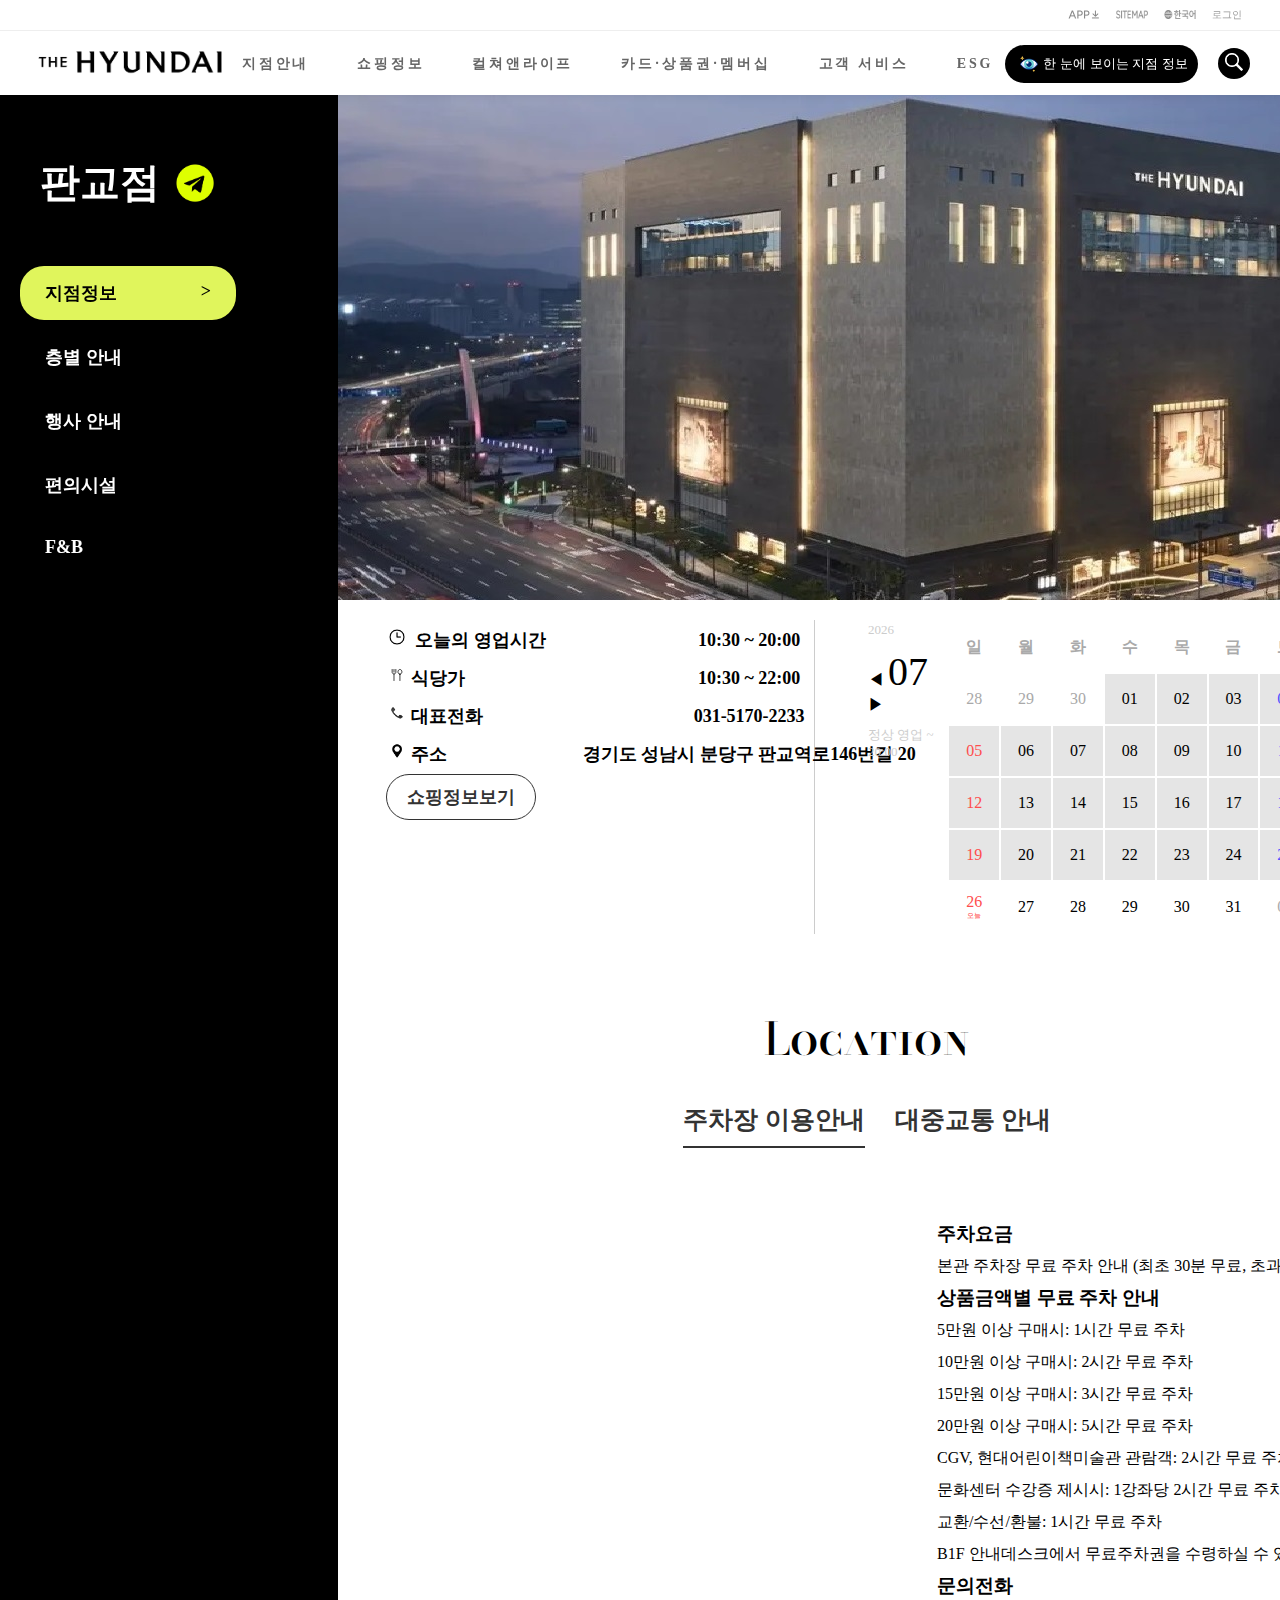
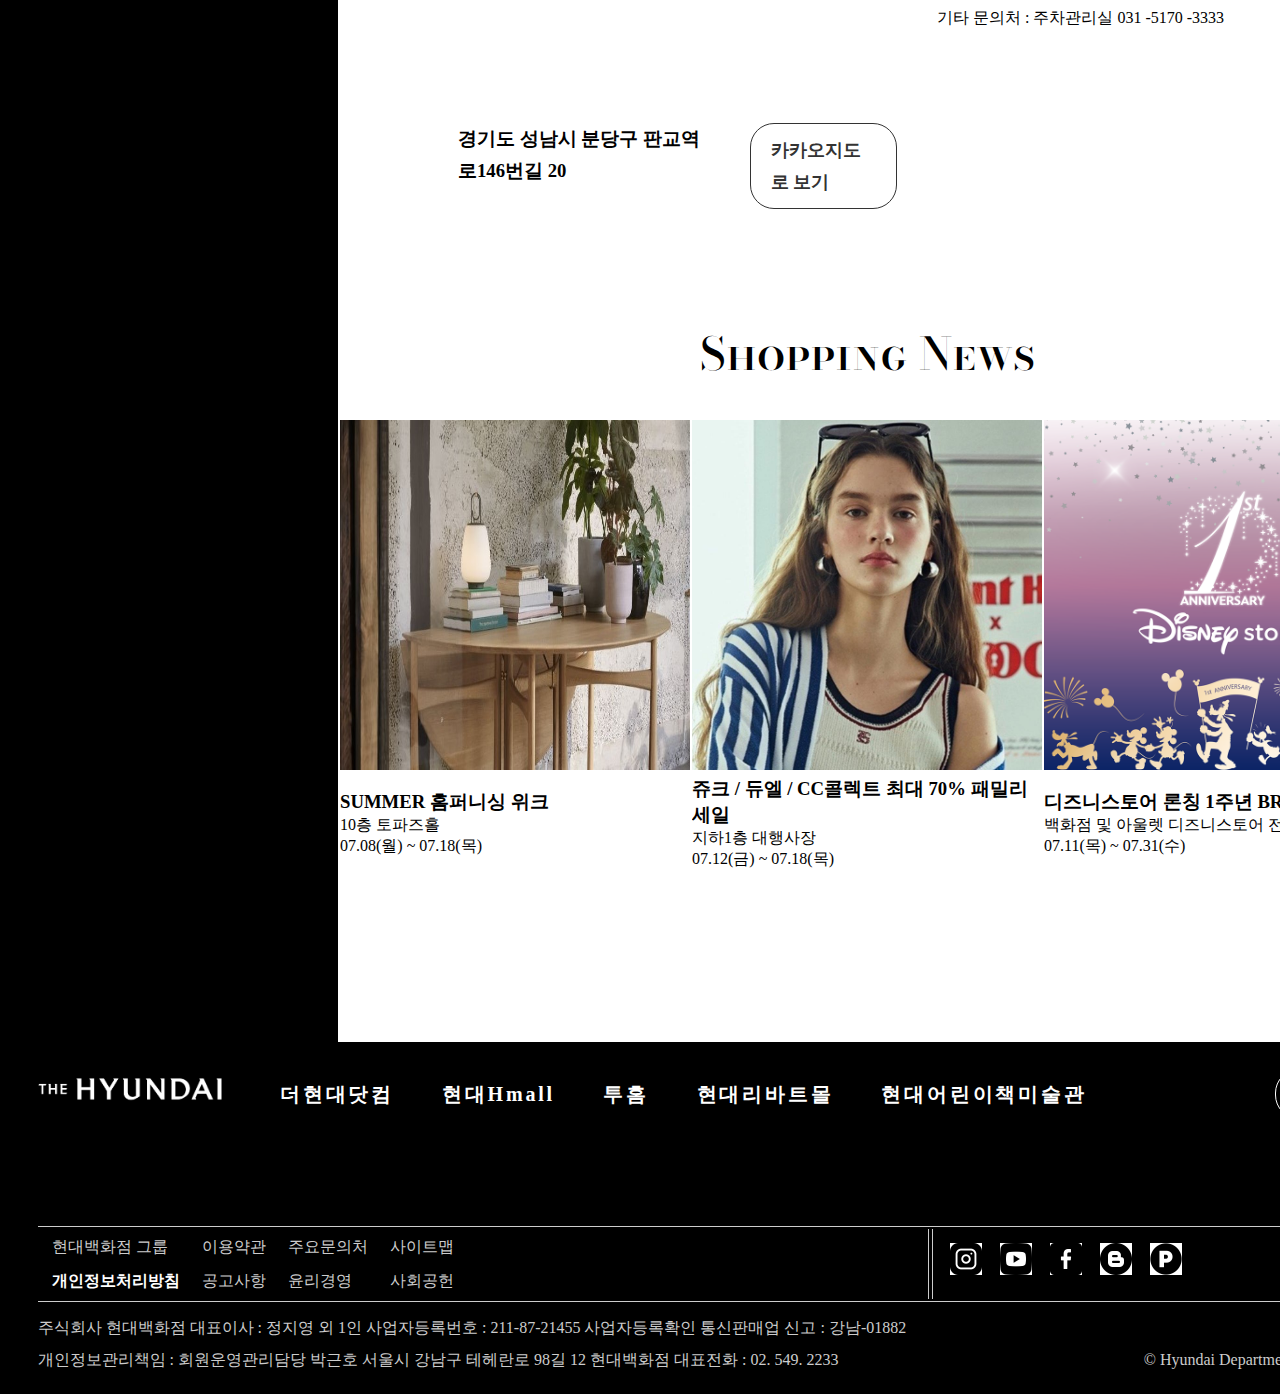
<file: index.html>
<!DOCTYPE html>
<html lang="ko">
<head>
  <meta charset="UTF-8">
  <meta name="viewport" content="width=device-width, initial-scale=1.0">
  <link rel="icon" href="images/hdds_favicon.png"/>
  <title> 판교점 메인 | 현대백화점</title>
  <style>
    @import url(css/main.css);
    @import url(css/popup.css);
    /* 폰트 */
    @import url('https://fonts.googleapis.com/css2?family=Bodoni+Moda+SC:ital,opsz,wght@0,6..96,400..900;1,6..96,400..900&display=swap');
  </style>
</head>
<body>
  <header id="header" class="header">
    <nav class="navi_Util">
      <div class="containerUtilWrap">
        <ul class="list_util">
          <li class="util_app">
            <a href="https://www.ehyundai.com/app/index.html"> <!--앱 설치 주소 -->
              <img src="images/icon/ICON_app.png" alt="애플리케이션 다운로드">
            </a>
          </li>
          <li class="util_sitemap">
            <a href="http://www.ehyundai.com/newPortal/sitemap/SM000001_M.do"> <!--사이트맵 주소-->
              <img src="images/icon/ICON_sitemap.png" alt="사이트맵">
            </a>
          </li>
          <li class="util_language">
            <a href="#"> <!--번역 -->
              <img src="images/icon/ICON_selected_kr.png" alt="번역">
            </a>
          </li>
          <li>
            <div type="button" class="loginTopBtn" onclick="location.href='login.html'">로그인</div>
          </li>
        </ul>
      </div>
    </nav>
    <nav id="navi_MarketService">
      <div class="container_MarketServiceWrap">
          <a href="index.html">
            <img class="logo" src="images/hd_logo.png" alt="더 현대 로고">
          </a>
          <ul class="list_MarketService">
            <li id="li_storeInfo" onmouseover="showDetail('#storeInfo')" onmouseleave="hideDetail('#storeInfo')">지점안내</li>
            <li id="li_shopInfo" onmouseover="showDetail('#shopping_info')" onmouseleave="hideDetail('#shopping_info')">쇼핑정보</li>
            <li id="li_cultureLife" onmouseover="showDetail('#cultureLife')" onmouseleave="hideDetail('#cultureLife')">컬쳐앤라이프</li>
            <li id="li_card" onmouseover="showDetail('#card')" onmouseleave="hideDetail('#card')">카드·상품권·멤버십</li>
            <li id="li_clientService" onmouseover="showDetail('#clientService')" onmouseleave="hideDetail('#clientService')">고객 서비스</li>
            <li id="li_ESG" onmouseover="showDetail('#ESG')" onmouseleave="hideDetail('#ESG')">ESG</li>
          </ul>
          <div id="searchBtn_container">
            <button class="roundBtn" type="button" onclick="showBranchDetail('#BranchDetail')"><img src="images/icon/icon-eye.png" alt="눈 아이콘">한 눈에 보이는 지점 정보</button>
            <button class="searchBtn" type="button"><img src="images/ICON_magnifier_noneBg_white.png" alt="돋보기 아이콘" onclick="showDetail('#searchSection')"></button>
          </div>
      </div>
    </nav>
    <section id="storeInfo" class="hiddenDetail" onmouseenter="showDetail('#storeInfo')" onmouseleave="hideDetail('#storeInfo')">
        <div class="detailsTitles">
            <ul class="listTitle">
                <li id="list_theHd" onmouseenter="showListDetail('list_theHdItems')">더 현대</li>
                <li id="list_hdds" onmouseenter="showListDetail('list_hddsItems')" >현대백화점</li>
                <li id="list_hdol" onmouseenter="showListDetail('list_hdolItems')">현대아울렛</li>
            </ul>
        </div>
        <div class="details">
            <div id="list_theHdItems">
                <ul class="listItems">
                    <li><a href="https://www.ehyundai.com/newPortal/DP/DP000000_V.do?branchCd=B00140000">더 현대 서울</a></li>
                    <li><a href="https://www.ehyundai.com/newPortal/DP/DP000000_V.do?branchCd=B00146000">더 현대 대구</a></li>
                </ul>
            </div>
            <div id="list_hddsItems">
                <ul class="listItems">
                  <li>서울점
                    <ul>
                      <li><a href="https://www.ehyundai.com/newPortal/DP/DP000000_V.do?branchCd=B00121000">압구정본점</a></li>
                      <li><a href="https://www.ehyundai.com/newPortal/DP/DP000000_V.do?branchCd=B00122000">무역센터점</a></li>
                      <li><a href="https://www.ehyundai.com/newPortal/DP/DP000000_V.do?branchCd=B00126000">천호점</a></li>
                      <li><a href="https://www.ehyundai.com/newPortal/DP/DP000000_V.do?branchCd=B00127000">신촌점</a></li>
                      <li><a href="https://www.ehyundai.com/newPortal/DP/DP000000_V.do?branchCd=B00141000">미아점</a></li>
                      <li><a href="https://www.ehyundai.com/newPortal/DP/DP000000_V.do?branchCd=B00142000">목동점</a></li>
                    </ul>
                  </li>
                  <li>수도권점
                    <ul>
                      <li><a href="https://www.ehyundai.com/newPortal/DP/DP000000_V.do?branchCd=B00143000">중동점</a></li>
                      <li><a href="https://www.ehyundai.com/newPortal/DP/DP000000_V.do?branchCd=B00145000">킨텍스점</a></li>
                      <li><a href="https://www.ehyundai.com/newPortal/DP/DP000000_V.do?branchCd=B00149000">디큐브시티</a></li>
                      <li><a href="https://www.ehyundai.com/newPortal/DP/DP000000_V.do?branchCd=B00148000">판교점</a></li>
                    </ul>
                  </li>
                  <li>지방점
                    <ul>
                      <li><a href="https://www.ehyundai.com/newPortal/DP/DP000000_V.do?branchCd=B00124000">부산점(준비중)</a></li>
                      <li><a href="https://www.ehyundai.com/newPortal/DP/DP000000_V.do?branchCd=B00129000">울산점</a></li>
                      <li><a href="https://www.ehyundai.com/newPortal/DP/DP000000_V.do?branchCd=B00125000">울산동구점</a></li>
                      <li><a href="https://www.ehyundai.com/newPortal/DP/DP000000_V.do?branchCd=B00147000">충청점</a></li>
                    </ul>
                  </li>
                </ul>
            </div>
            <div id="list_hdolItems">
                <ul class="listItems">
                    <li><a href="https://www.ehyundai.com/newPortal/outlet/DP/DP000000_V.do?branchCd=B00172000">김포점</a></li>
                    <li><a href="https://www.ehyundai.com/newPortal/outlet/DP/DP000000_V.do?branchCd=B00174000">송도점</a></li>
                    <li><a href="https://www.ehyundai.com/newPortal/outlet/DP/DP000000_V.do?branchCd=B00177000">대전점</a></li>
                    <li><a href="https://www.ehyundai.com/newPortal/outlet/DP/DP000000_V.do?branchCd=B00178000">SPACE 1</a></li>
                    <li><a href="https://www.ehyundai.com/newPortal/outlet/DP/DP000000_V.do?branchCd=B00173000">동대문점</a></li>
                    <li><a href="https://www.ehyundai.com/newPortal/outlet/DP/DP000000_V.do?branchCd=B00171000">가산점</a></li>
                    <li><a href="https://www.ehyundai.com/newPortal/outlet/DP/DP000000_V.do?branchCd=B00175000">가든파이브점</a></li>
                    <li><a href="https://www.ehyundai.com/newPortal/outlet/DP/DP000000_V.do?branchCd=B00176000">대구점</a></li>
                </ul>
            </div>
        </div>
    </section>
    <section id ="shopping_info" class="hiddenDetail"  onmouseenter="showDetail('#shopping_info')"  onmouseleave="hideDetail('#shopping_info')">
      <div class="detail_infoWrap">
        <ul class="detail_infoTitles">
          <li>컨템포러리
            <ul class="detail_infoDetails">
              <li><a href="https://www.ehyundai.com/newPortal/shop/FM000001_L.do">FOURM</a></li>
              <li><a href="https://www.ehyundai.com/newPortal/shop/FM000004_V.do">톰그레이하운드</a></li>
              <li><a href="https://www.ehyundai.com/newPortal/shop/FS000001_V.do">PEER</a></li>
            </ul>
          </li>
          <li>해외패션
            <ul class="detail_infoDetails">
              <li><a href="https://www.ehyundai.com/newPortal/shop/FS000002_V.do">THE BASH</a></li>
              <li><a href="https://www.ehyundai.com/newPortal/shop/OW000000_L.do">오프웍스</a></li>
              <li><a href="https://www.ehyundai.com/newPortal/shop/FS000003_V.do">LABELS</a></li>
              <li><a href="https://www.ehyundai.com/newPortal/shop/SS000000_L.do">슈페이스</a></li>
              <li><a href="https://www.ehyundai.com/newPortal/shop/SL000000_L.do">슈라이브러리</a></li>
            </ul>
          </li>
          <li>리빙
            <ul class="detail_infoDetails">
              <li><a href="https://www.ehyundai.com/newPortal/shop/LV000001_V.do">HBYH</a></li>
              <li><a href="https://www.ehyundai.com/newPortal/shop/WM000000_L.do">위마켓</a></li>
              <li><a href="https://www.ehyundai.com/newPortal/shop/LP000000_L.do">르쁠라 H</a></li>
            </ul>
          </li>
          <li>현대식품관
            <ul class="detail_infoDetails">
              <li><a href="https://www.ehyundai.com/newPortal/shop/MM000000_L.do">명인명촌</a></li>
              <li><a href="https://www.ehyundai.com/newPortal/shop/WW000000_L.do">와인웍스</a></li>
              <li><a href="https://www.ehyundai.com/newPortal/shop/OT000000_L.do">원테이블</a></li>
            </ul>
          </li>
        </ul>
      </div>
    </section>
    <section id="cultureLife" class="hiddenDetail"  onmouseenter="showDetail('#cultureLife')"  onmouseleave="hideDetail('#cultureLife')">
      <div class="detail_infoWrap">
        <ul class="detail_infoTitles">
          <li>CH1985·문화센터
            <ul class="detail_infoDetails">
              <li><a href="https://www.ehyundai.com/newCulture/CT/CT000001_M.do">CH 1985</a>
              <li><a href="https://www.ehyundai.com/newCulture/CT/CT010100_L.do">문화센터</a></li>
              <li><a href="https://www.ehyundai.com/newPortal/member/HD/HD001000_M.do">나의 강의실</a></li>
              <li><a href="https://www.ehyundai.com/newCulture/CT/CT010300_M.do">이용 안내</a></li>
              <li><a href="https://www.youtube.com/@thehyundaiculture">공식 유튜브</a></li>
              <li><a href="https://www.instargram.com/thehyundaiculture/">공식 인스타그램</a></li>
              <li><a href="https://blog.naver.com/hculturecenter">공식 블로그</a></li>
            </ul>
          </li>
          <li>전시 · 공연
            <ul class="detail_infoDetails">
              <li><a href="https://www.ehyundai.com/newCulture/EH/EH000003_L.do">공간 소개</a></li>
              <li><a href="https://www.ehyundai.com/newCulture/EH/EH000001_L.do?bbsCd=210">진행 중인 전시 · 공연</a></li>
              <li><a href="https://www.ehyundai.com/newCulture/EH/EH000002_L.do?bbsCd=210">지난 전시 · 공연</a></li>
            </ul>
          </li>
        </ul>
      </div>
    </section>
    <section id="card" class="hiddenDetail"  onmouseenter="showDetail('#card')" onmouseleave="hideDetail('#card')">
      <div class="detail_infoWrap">
        <ul class="detail_infoTitles">
          <li>현대백화점카드
            <ul class="detail_infoDetails">
              <li><a href="https://www.ehyundai.com/newPortal/card/TB/TB000000_M.do">카드 소개 및 혜택</a></li>
              <li><a href="https://www.ehyundai.com/newPortal/card/CA/CA000000_V.do">카드 신청</a></li>
              <li><a href="https://www.ehyundai.com/newPortal/member/HD/HD001000_M.do">나의 백화점카드</a></li>
              <li><a href="https://www.ehyundai.com/newPortal/card/UI/UI000001_L.do">이용 안내</a></li>   
              <li><a href="https://www.ehyundai.com/newPortal/card/CO/CO000002_V.do">법인카드</a></li>   
              <li><a href="https://www.ehyundai.com/newPortal/member/HD/HD001000_M.do">웰컴 라운지</a></li>   
              <li><a href="http://www.ehyundai.com/newPortal/card/MC/MC000030_V.do">공인인증센터</a></li>   
            </ul>
          </li>
          <li>상품권
            <ul class="detail_infoDetails">
              <li><a href="https://www.ehyundai.com/newPortal/GC/GC000001_V.do">상품권</a></li>
              <li><a href="https://www.ehyundai.com/newPortal/GC/GC000002_V.do">모바일 교환권</a></li>
              <li><a href="https://www.ehyundai.com/newPortal/GC/GC000003_V.do">구입 안내</a></li>
            </ul>
          </li>
          <li>멤버십
            <ul class="detail_infoDetails">
              <li><a href="https://www.ehyundai.com/newPortal/card/HP/HP00001_V.do">H.Point</a></li>
              <li><a href="https://www.ehyundai.com/newPortal/card/WD/main_clubwedding.do">클럽웨딩</a></li>
            </ul>
          </li>
        </ul>
      </div>
    </section>
    <section id="clientService" class="hiddenDetail"  onmouseenter="showDetail('#clientService')"  onmouseleave="hideDetail('#clientService')">
      <div class="detail_infoWrap" style="width: 80%;">
        <ul class="detail_infoTitles">
          <li>VIP 프로그램
            <ul class="detail_infoDetails">
              <li><a href="https://www.ehyundai.com/newPortal/CS/TB000012_V.do">선정기준</a></li>
              <li><a href="https://www.ehyundai.com/newPortal/CS/TB000013_V.do">VIP혜택</a></li>
              <li><a href="https://www.ehyundai.com/newPortal/CS/CS000008_V.do">마일리지 적립</a></li>
              <li><a href="https://www.ehyundai.com/newPortal/CS/CS000009_V.do">리워드</a></li>   
            </ul>
          </li>
          <li>고객서비스
            <ul class="detail_infoDetails">
              <li><a href="ClientNoticeBoard.html">고객의의견</a></li>
              <li><a href="https://www.ehyundai.com/newPortal/CS/CS006000_M.do">자주 하는질문</a></li>
              <li><a href="https://www.ehyundai.com/newPortal/CS/CS000004_V.do">서비스안내</a></li>
              <li><a href="https://www.ehyundai.com/newPortal/CS/CS006001_M.do">주요문의처</a></li>
              <li><a href="https://www.ehyundai.com/newPortal/HBSS/main.do">배송조회</a></li>
              <li><a href="https://www.ehyundai.com/newPortal/NS/NS000002_L.do">공지사항</a></li>
              <li><a href="https://www.ehyundai.com/newPortal/VH/VH003000_M.do">행복 인사이트 위원회</a></li>
              <li><a href="https://www.ehyundai.com/newPortal/CS/CS006002_M.do">비대면 결제</a></li>
            </ul>
          </li>
          <li>이벤트
            <ul class="detail_infoDetails">
              <li><a href="https://www.ehyundai.com/newPortal/EV/EV000001_L.do">진행 이벤트</a></li>
              <li><a href="https://www.ehyundai.com/newPortal/EV/EV000003_L.do">당첨자 발표</a></li>
              <li><a href="https://www.ehyundai.com/newPortal/EV/EV000005.do?tab=intro">어린이그림그리기대회</a></li>
            </ul>
          </li>
          <li>채널
            <ul class="detail_infoDetails">
              <li><a href="https://thehyundaifont.com/">서체 다운로드</a></li>
              <li><a href="https://www.youtube.com/channel/UCqaSfiTyF72tSdi5TZ-HHmg">유튜브</a></li>
              <li><a href="https://www.instagram.com/the_hyundai/">인스타그램</a></li>
              <li><a href="https://thehyundaiblog.com/">블로그</a></li>
              <li><a href="https://m.post.naver.com/my.nhn?memberNo=46666064">포스트</a></li>
            </ul>
          </li>
          <li>콘텐츠
            <ul class="detail_infoDetails">
              <li><a href="https://www.ehyundai.com/newPortal/ST/ST007001_M.do">STYLE매거진</a></li>
              <li><a href="https://www.ehyundai.com/newPortal/ST/TS0000001_L.do">3분쇼핑</a></li>
              <li><a href="https://www.ehyundai.com/newPortal/ST/ED0000001_L.do">애디토리얼</a></li>
              <li><a href="https://www.ehyundai.com/newPortal/ST/GR0000001_L.do">그로서리 가이드</a></li>
            </ul>
          </li>
        </ul>
      </div>
    </section>
    <section id="ESG" class="hiddenDetail" onmouseenter="showDetail('#ESG')" onmouseleave="hideDetail('#ESG')">
      <div class="detail_infoWrap">
        <ul class="detail_infoTitles">
          <li>ESG경영
            <ul class="detail_infoDetails">
              <li><a href="https://www.ehyundai.com/newPortal/RC/ESG00002_V.do?n=1">ESG 경영 체계</a></li>
              <li><a href="https://www.ehyundai.com/newPortal/RC/ENV00001_V.do?n=1">환경</a></li>
              <li><a href="https://www.ehyundai.com/newPortal/RC/CSR00002_V.do?n=1">사회</a></li>
              <li><a href="https://www.ehyundai.com/newPortal/RC/ESG00001_V.do?n=1">ESG 정보공시</a></li>
              <li><a href="https://www.ehyundai.com/newPortal/RC/RP000001_V.do?n=1">ESG 보고서</a></li>
            </ul>
          </li>
        </ul>
      </div>
    </section>
    <section id="BranchDetail" class="hiddenBrDetail">
      <div class="BranchDetailWrap">
        <ul>
          <li id="Popuplist_theHd" onclick="showPopupList('Popuplist_theHdItems','Popuplist_theHd')">더 현대</li>
          <li id="Popuplist_hdds" onclick="showPopupList('Popuplist_hddsItems','Popuplist_hdds')">현대백화점</li>
          <li id="Popuplist_hdol" onclick="showPopupList('Popuplist_hdolItems','Popuplist_hdol')">현대아울렛</li>
        </ul>
        <hr style="color: #ccc;">
        <div class="PopupDetail">
          <div id="Popuplist_theHdItems" >
              <ul id="theHdUl" class="PopuplistItems">
                  <li><a href="https://www.ehyundai.com/newPortal/DP/DP000000_V.do?branchCd=B00140000">더 현대 서울</a></li>
                  <li><a href="https://www.ehyundai.com/newPortal/DP/DP000000_V.do?branchCd=B00146000">더 현대 대구</a></li>
              </ul>
          </div>
          <div id="Popuplist_hddsItems" >
              <ul class="PopuplistItems">
                <li>서울점
                  <ul>
                    <li><a href="https://www.ehyundai.com/newPortal/DP/DP000000_V.do?branchCd=B00121000">압구정본점</a></li>
                    <li><a href="https://www.ehyundai.com/newPortal/DP/DP000000_V.do?branchCd=B00122000">무역센터점</a></li>
                    <li><a href="https://www.ehyundai.com/newPortal/DP/DP000000_V.do?branchCd=B00126000">천호점</a></li>
                    <li><a href="https://www.ehyundai.com/newPortal/DP/DP000000_V.do?branchCd=B00127000">신촌점</a></li>
                    <li><a href="https://www.ehyundai.com/newPortal/DP/DP000000_V.do?branchCd=B00141000">미아점</a></li>
                    <li><a href="https://www.ehyundai.com/newPortal/DP/DP000000_V.do?branchCd=B00142000">목동점</a></li>
                  </ul>
                </li>
                <li>수도권점
                  <ul>
                    <li><a href="https://www.ehyundai.com/newPortal/DP/DP000000_V.do?branchCd=B00143000">중동점</a></li>
                    <li><a href="https://www.ehyundai.com/newPortal/DP/DP000000_V.do?branchCd=B00145000">킨텍스점</a></li>
                    <li><a href="https://www.ehyundai.com/newPortal/DP/DP000000_V.do?branchCd=B00149000">디큐브시티</a></li>
                    <li><a href="https://www.ehyundai.com/newPortal/DP/DP000000_V.do?branchCd=B00148000">판교점</a></li>
                  </ul>
                </li>
                <li>지방점
                  <ul>
                    <li><a href="https://www.ehyundai.com/newPortal/DP/DP000000_V.do?branchCd=B00124000">부산점(준비중)</a></li>
                    <li><a href="https://www.ehyundai.com/newPortal/DP/DP000000_V.do?branchCd=B00129000">울산점</a></li>
                    <li><a href="https://www.ehyundai.com/newPortal/DP/DP000000_V.do?branchCd=B00125000">울산동구점</a></li>
                    <li><a href="https://www.ehyundai.com/newPortal/DP/DP000000_V.do?branchCd=B00147000">충청점</a></li>
                  </ul>
                </li>
              </ul>
          </div>
          <div id="Popuplist_hdolItems" >
              <ul id="hdolUl" class="PopuplistItems">
                  <li><a href="https://www.ehyundai.com/newPortal/outlet/DP/DP000000_V.do?branchCd=B00172000">김포점</a></li>
                  <li><a href="https://www.ehyundai.com/newPortal/outlet/DP/DP000000_V.do?branchCd=B00174000">송도점</a></li>
                  <li><a href="https://www.ehyundai.com/newPortal/outlet/DP/DP000000_V.do?branchCd=B00177000">대전점</a></li>
                  <li><a href="https://www.ehyundai.com/newPortal/outlet/DP/DP000000_V.do?branchCd=B00178000">SPACE 1</a></li>
                  <li><a href="https://www.ehyundai.com/newPortal/outlet/DP/DP000000_V.do?branchCd=B00173000">동대문점</a></li>
                  <li><a href="https://www.ehyundai.com/newPortal/outlet/DP/DP000000_V.do?branchCd=B00171000">가산점</a></li>
                  <li><a href="https://www.ehyundai.com/newPortal/outlet/DP/DP000000_V.do?branchCd=B00175000">가든파이브점</a></li>
                  <li><a href="https://www.ehyundai.com/newPortal/outlet/DP/DP000000_V.do?branchCd=B00176000">대구점</a></li>
              </ul>
          </div>
        </div>
      </div>
    </section>
    <section id="searchSection" class="hiddenDetail" onmouseleave="hideDetail('#searchSection')">
      <div>
        <div id="searchBarWrap">
          <input id="searchBar_inputArea" type="text" placeholder="검색할 내용을 입력하세요"><button id="searchBtn" type="button">검색</button>
        </div>
        <div id="keyword_wrap">
          <div>
            <h1>최근 검색어</h1>
          </div>
          <div id="rec_keyword">
            <h1>추천 검색어</h1>
            <p># 할인정보</p>
            <p># 현대카드</p>
          </div> 
        </div> 
      </div>
    </section>
  </header>
<div id="wrap">
  <aside id="holding_MenuArea">
      <div id="holding_MenuArea_title"><!--지점 타이틀 및 변경 리스트 박스 -->
        <header> <!--지점 타이틀 버튼 -->
          <button type="button" class="roundBtn" ><h1 class="text_title">판교점</h1><img src="images/icon/icon-fly.png" alt="위치 아이콘"></button>
        </header>
        <footer><!--지점 박스-->
        </footer>
      </div>
      <div id="holding_MenuArea_list"><!-- 지점 정보 , 층별안내...etc 리스트-->
        <ul>
          <li onclick="location.href='index.html'"class="roundBtn_lime">지점정보<span style="float: right;">></span></li>
          <li onclick="location.href='floor.html'">층별 안내</li>
          <li onclick="location.href='news.html'">행사 안내</li>
          <li onclick="location.href='amenity.html'">편의시설</li>
          <li onclick="location.href='fnb.html'">F&B</li>
        </ul>
      </div>
      <div id="holding_MenuArea_weather"> <!-- 날씨 안내 영역-->
      </div>
  </aside>
  <div id="fixRoundTopbutton" onclick="location.href='#'"><p class="titlefont" style="font-size:25px; color: white;">TOP</p></div>
<!----------------------------------------------------------기본 틀 END ----------------------------------->
  <section id="contents_container">
    <header id="contents_imgHeader"> <!-- 지점 이미지 -->
      <img id="mainImg" src="images/hdds2.jpg" alt="지점 이미지">
    </header>
    <article id="contents_article">
      <div id="article_BusinessHoursCalenderWrap">
        <section id="article_BusinessHours"><!--영업시간 정보-->
          <div id="BusinessHours_contentsWrap">
            <table id="article_table">
              <tr>
                <th><img src="images/icon/ICON_TIME.png.png">
                오늘의 영업시간</th>
                <td>
                  10:30 ~ 20:00 <!--수정 : 서버에서 받아오기-->
                </td>
              </tr>
              <tr>
                <th><img src="images/icon/ICON_restaurant-24x24-black.svg">식당가</th>
                <td> 10:30 ~ 22:00</td>
              </tr>
              <tr>
                <th><img src="images/icon/ICON_TEL.png.png">대표전화</th>
                <td>031-5170-2233</td>
              </tr>
              <tr>
                <th><img src="images/icon/ICON_LOCATE_pin.png.png">주소</th>
                <td>경기도 성남시 분당구 판교역로146번길 20</td>
              </tr>
            </table>
            <div id="article_shoppingInfoButton" class="roundBtn_white">
              <a href="news.html">쇼핑정보보기</a>
            </div>
          </div>
        </section>
        <section id="article_calender"> <!-- 달력-->
          <div id="calTitleWrap">
            <div>
              <span id="calYear">YYYY</span>
            </div>
            <div>
              <span class="calendarBtn" id="btnPrevCalendar">◀</span>
              <span id="calMonth">MM</span>
              <span class="calendarBtn" id="nextNextCalendar">▶</span>
            </div>
            <p class="openInfoText">정상 영업 ~ 20:00</p>
          </div>
          <div id="scriptCalendarWrap">
            <table class="scriptCalendar">
              <thead>
                  <tr>
                      <td>일</td><td>월</td><td>화</td><td>수</td><td>목</td><td>금</td><td>토</td>
                  </tr>
              </thead>
              <tbody></tbody>
            </table>
          </div>
        </section>
      </div>
      <section id="article_location"> <!-- LOCATION--->
        <h1 class="titlefont">Location</h1>
        <header id="article_locationHeader">
            <div>
                <h1 id="parkingInfoTitle" class="active">주차장 이용안내</h1>
                <h1 id="publicTransportInfoTitle">대중교통 안내</h1>
            </div>
        </header>
        <div id="article_locationContent">
            <aside id="location_map">
              <div id="location_mapArea"><!--키카오 지도-->
                  <script type="text/javascript" src="https://dapi.kakao.com/v2/maps/sdk.js?appkey=676b434188c07ad46b4ca34e1cb406b0"></script>
                  <script type="text/javascript">
                      var container = document.getElementById('location_mapArea'); //지도를 담을 영역의 DOM 레퍼런스
                      var options = { //지도를 생성할 때 필요한 기본 옵션
                          center: new kakao.maps.LatLng(37.392525, 127.112193), //지도의 중심좌표.
                          level: 3 //지도의 레벨(확대, 축소 정도)
                      };
                      var map = new kakao.maps.Map(container, options); //지도 생성 및 객체 리턴
                  </script> 
              </div>
              <div id="location_mapFooter">
                <h3>경기도 성남시 분당구 판교역로146번길 20</h3>
                <div class="roundBtn_white" style="cursor: pointer;font-weight: bolder;" onclick="location.href='https://m.map.kakao.com/actions/detailMapView?id=27572094&refService=place'"><a>카카오지도로 보기</a></div>
              </div> 
            </aside>
            <section id="loaction_infoDetail"><!---안내-->
                <div id="parkingFee_info" class="info-section active">
                    <h3>주차요금</h3>
                    <p>본관 주차장 무료 주차 안내 (최초 30분 무료, 초과 10분당 1,000원 )</p>
                    <h3>상품금액별 무료 주차 안내</h3>
                    <ul>
                        <li>5만원 이상 구매시: 1시간 무료 주차</li>
                        <li>10만원 이상 구매시: 2시간 무료 주차</li>
                        <li>15만원 이상 구매시: 3시간 무료 주차</li>
                        <li>20만원 이상 구매시: 5시간 무료 주차</li>
                        <li>CGV, 현대어린이책미술관 관람객: 2시간 무료 주차</li>
                        <li>문화센터 수강증 제시시: 1강좌당 2시간 무료 주차</li>
                        <li>교환/수선/환불: 1시간 무료 주차</li>
                    </ul>
                    <p>B1F 안내데스크에서 무료주차권을 수령하실 수 있습니다.</p>
                    <h3>문의전화</h3>
                    <p>기타 문의처 : 주차관리실 031 -5170 -3333</p>
                </div>
                <div id="publicTransport_info" class="info-section">
                    <div id="subway_info">
                        <h3>지하철 이용 시</h3>
                        <p>신분당선 판교역</p>
                        <p>3번 출구에서 도보 5분 거리</p>
                    </div>
                    <div id="bus_info">
                        <h3>버스 이용 시</h3>
                        <p><strong>낙생육교 (07-489)</strong></p>
                        <p>일반: 103번, 303번, 340번, 340-1번<br>
                        직행: 1002번, 1005번, 1005-1번, 1150번, 1151번, 1241번, 1500-2번, 3330번, 3500번, 5500-1번, 7007-1번, 9000번, 9001번, 9007번, 9300번, 9507번, 8106번, 8110번, 9401번</p>

                        <p><strong>판교역 남편 (07-478)</strong></p>
                        <p>일반: 380번, 390번<br>
                        마을: 71번, 72번, 73번, 75번, 602-1번, 602-2번, 812번</p>

                        <p><strong>판교역 북편 (07-073)</strong></p>
                        <p>일반: 5번, 380번, 390번<br>
                        직행: 9007번<br>
                        마을: 32번, 71번, 72번, 73번, 75번, 602-1번, 602-2번, 812번<br>
                        공항: 5000번</p>

                        <p><strong>판교역 동편 (07-570)</strong></p>
                        <p>일반: 55번, 340번, 380번, 390번<br>
                        직행: 1002번, 4000번, 9007번, 9414번<br>
                        마을: 32번, 71번, 72번, 73번, 74번, 75번, 76번, 602번, 602-1번, 602-2번, 812번</p>

                        <p><strong>판교역 서편 (07-407)</strong></p>
                        <p>일반: 380번, 390번<br>
                        마을: 71번, 72번, 73번, 75번, 602-1번, 602-2번, 812번</p>
                    </div>
                </div>
            </section>
        </div>
      </section>
      <section id="article_shoppingNews"> <!--쇼핑 뉴스-->
        <haeder> <!-- 쇼핑 뉴스 타이틀-->
          <h1 class="titlefont">Shopping News</h1>
        </haeder>
        <article id="article_shoppingNewsWrap"><!-- 쇼핑 뉴스 리스트 -->
          <table id="article_shoppingNewsTable">
            <tr>
              <td><a href="https://www.ehyundai.com/newPortal/SN/SN_0201000.do?evntCrdCd=E4802407328504&category=event&page=1&branchCd=B00148000"><img src="images/shoppingNews_homePunishing.jpeg" alt="홈 퍼니싱 행사"></a></td>
              <td><a href="https://www.ehyundai.com/newPortal/SN/SN_0201000.do?evntCrdCd=E4802407329362&category=event&page=1&branchCd=B00148000"><img src="images/shoppingNews_duel.jpg" alt="쥬크 듀엘 행사"></a></td>
              <td><a href="https://www.ehyundai.com/newPortal/SN/SN_0201000.do?evntCrdCd=E1102407328479&category=event&page=1&branchCd=B00148000"><img src="images/shoppingNews_diseney.png" alt="디즈니 론칭 행사"></a></td>
            </tr>
            <tr>
              <td><h3>SUMMER 홈퍼니싱 위크</h3><p>10층 토파즈홀</p><p>07.08(월) ~ 07.18(목)</p></td>
              <td><h3>쥬크 / 듀엘 / CC콜렉트 최대 70% 패밀리 세일</h3><p>지하1층 대행사장</p><p>07.12(금) ~ 07.18(목)</p></td>
              <td><h3>디즈니스토어 론칭 1주년 BRAND DAY</h3><p>백화점 및 아울렛 디즈니스토어 전 매장</p><p>07.11(목) ~ 07.31(수)</p></td>
            </tr>
          </table>
        </article><!-- 쇼핑 뉴스 -->
        <footer> <!---쇼핑 정보 보기 버튼-->

        </footer>
      </section>
    </article>
  </section>
</div>
<!------------------------------------------------------------기본틀 end ---------------------------------------------------------->
  <footer id="footer_Container">
    <div class="container_MarketServiceWrap footer_MarginBottom">
      <a href="https://www.ehyundai.com/gate.do">
        <img class="logo" src="images/hd_logo_white.png" alt="더 현대 로고 흰색">
      </a>
      <ul class="list_MarketService" style="margin-left: 50px;">
        <li><a href="https://www.thehyundai.com/gate.html" class="footer_link">더현대닷컴</a></li>
        <li><a href="https://www.hmall.com/pd/dpl/tvMainR?mainDispSeq=3" class="footer_link">현대Hmall</a></li>
        <li><a href="https://tohome.thehyundai.com/front/dp/dpa/dawnHome.do?utm_source=ehyundai&utm_medium=family&utm_content=%ED%8C%A8%EB%B0%80%EB%A6%AC%EB%B0%94%EB%A1%9C%EA%B0%80%EA%B8%B0&deepLink=Y" class="footer_link">투홈</a></li>
        <li><a href="https://mall.hyundailivart.co.kr/index" class="footer_link">현대리바트몰</a></li>
        <li><a href="https://www.hmoka.org/main/index.do" class="footer_link">현대어린이책미술관</a></li>
      </ul>
      <div id="familySite_container">
        <!--TODO: onclick 추가-->
        <button type="button" class="roundBtn" style="border:1px solid white; padding:10px 20px;" onclick="showPopup()"><span style="font-size: x-large;">FamilySite&nbsp&nbsp&nbsp&nbsp+</span></button>
        <div id="fcontainerWrap">
          <div id="fcontainer">
            <h1>Family Site</h1>
            <hr>
            <ul>
              <li><a href="https://www.ehyundai.com/newPortal/group/MAIN.do" target="_blank" title="새창열림" onclick="GA_Event('PC_공통', '패밀리사이트', '현대백화점그룹');">현대백화점그룹</a></li>
              <li><a href="https://www.ehyundai.com/newPortal/index.do" target="_blank" title="새창열림" onclick="GA_Event('PC_공통', '패밀리사이트', '현대백화점');">현대백화점</a></li>
              <li><a href="https://www.hyundaihmall.com/" target="_blank" title="새창열림" onclick="GA_Event('PC_공통', '패밀리사이트', '현대홈쇼핑');">현대홈쇼핑</a></li>
              <li><a href="https://www.hyundaigreenfood.com/" target="_blank" title="새창열림" onclick="GA_Event('PC_공통', '패밀리사이트', '현대그린푸드');">현대그린푸드</a></li>
              <li><a href="http://www.hyundaicatering.co.kr/" target="_blank" title="새창열림" onclick="GA_Event('PC_공통', '패밀리사이트', '현대캐터링시스템');">현대캐터링시스템</a></li>
              <li><a href="http://www.cnsfoodsystem.co.kr/" target="_blank" title="새창열림" onclick="GA_Event('PC_공통', '패밀리사이트', 'C&S푸드시스템');">C&amp;S푸드시스템</a></li>
              <li><a href="https://www.handsome.co.kr/ko/main.do" target="_blank" title="새창열림" onclick="GA_Event('PC_공통', '패밀리사이트', '한섬');">한섬</a></li>
              <li><a href="https://www.hyundailivart.co.kr/" target="_blank" title="새창열림" onclick="GA_Event('PC_공통', '패밀리사이트', '현대리바트');">현대리바트</a></li>
              <li><a href="http://www.hyundailnc.com/" target="_blank" title="새창열림" onclick="GA_Event('PC_공통', '패밀리사이트', '현대L&C');">현대L&amp;C</a></li>
              <li><a href="https://www.hddfs.com/" target="_blank" title="새창열림" onclick="GA_Event('PC_공통', '패밀리사이트', '현대면세점');">현대면세점</a></li>
              <li><a href="http://home.hyundaidreamtour.com" target="_blank" title="새창열림" onclick="GA_Event('PC_공통', '패밀리사이트', '현대드림투어');">현대드림투어</a></li>
              <li><a href="http://www.hyundairentalcare.co.kr/" target="_blank" title="새창열림" onclick="GA_Event('PC_공통', '패밀리사이트', '현대렌탈케어');">현대렌탈케어</a></li>
              <li><a href="https://www.hyundaifuturenet.co.kr/" target="_blank" title="새창열림" onclick="GA_Event('PC_공통', '패밀리사이트', '현대퓨처넷');">현대퓨처넷</a></li>
              <li><a href="http://www.everdigm.com/" target="_blank" title="새창열림" onclick="GA_Event('PC_공통', '패밀리사이트', '에버다임');">에버다임</a></li>
              <li><a href="http://www.hyundai-ite.com/" target="_blank" title="새창열림" onclick="GA_Event('PC_공통', '패밀리사이트', '현대IT&E');">현대IT&amp;E</a></li>
              <li><a href="http://www.hyundaibioland.co.kr/" target="_blank" title="새창열림" onclick="GA_Event('PC_공통', '패밀리사이트', '현대바이오랜드');">현대바이오랜드</a></li>
              <li><a href="https://www.ezwel.com" target="_blank" title="새창열림" onclick="GA_Event('PC_공통', '패밀리사이트', '현대이지웰');">현대이지웰</a></li>
              <li><a href="http://www.dwku.com/" target="_blank" title="새창열림" onclick="GA_Event('PC_공통', '패밀리사이트', '대원강업');">대원강업</a></li>
              <li><a href="https://sikdae.com" target="_blank" title="새창열림" onclick="GA_Event('PC_공통', '패밀리사이트', '벤디스(식권대장)');">벤디스(식권대장)</a></li>
              <li><a href="http://www.ehyundai.com/newPortal/sc/main/main.do" target="_blank" title="새창열림" onclick="GA_Event('PC_공통', '패밀리사이트', '현대백화점그룹 사회복지재단');">현대백화점그룹<br>사회복지재단</a></li>
              <li><a href="https://partners.ehyundai.com/ghh/" target="_blank" title="새창열림" onclick="GA_Event('PC_공통', '패밀리사이트', '상품본부');">상품본부</a></li>
              <li><a href="https://withus2.ehyundai.com/ " target="_blank" title="새창열림" onclick="GA_Event('PC_공통', '패밀리사이트', '협력사원 커뮤니티');">협력사원 커뮤니티</a></li>
              <li><a href="https://tohome.thehyundai.com/front/goToHome.do?tc=218_0000000071_0000372906" target="_blank" title="새창열림" onclick="GA_Event('PC_공통', '패밀리사이트', '현대식품관 투홈');">현대식품관 투홈</a></li>
              <li><a href="http://www.hyundaigfholdings.co.kr/" target="_blank" title="새창열림" onclick="GA_Event('PC_공통', '패밀리사이트', '현대지에프홀딩스');">현대지에프홀딩스</a></li>
            </ul>
            </div>
        </div>
      </div>
    </div>
    <section id="footer_TableContainer"><!-- 회사 소개 및 etc-->
      <table id="footer_TableWarp" class="tb_topBottom">
        <tr>
          <td class="tb_right">
            <table>
              <tr>
                <td><a href="https://www.ehyundai.com/newPortal/group/MAIN.do">현대백화점 그룹</a></td>
                <td><a href="http://www.ehyundai.com/newPortal/member/HD/HD004000_M.do">이용약관</a></td>
                <td><a href="https://www.ehyundai.com/newPortal/CS/CS006001_M.do">주요문의처</a></td>
                <td><a href="http://www.ehyundai.com/newPortal/sitemap/SM000001_M.do">사이트맵</a></td>
              </tr>
              <tr>
                <td><a href="https://www.ehyundai.com/newPortal/member/HD/HD005000_M.do" style="color: white; font-weight: bold; text-decoration: none;">개인정보처리방침</a></td>
                <td><a href="https://www.ehyundai.com/newPortal/FN/FN000013.do">공고사항</a></td>
                <td><a href="https://www.ehyundai.com/newPortal/group/MAIN.do">윤리경영</a></td>
                <td><a href="https://www.ehyundai.com/newPortal/sc/main/main.do">사회공헌</a></td>
              </tr>
            </table>
          </td>

          <td class="tb_right">
          </td>

          <td>
            <table id="footer_IconTable">
              <tr>
                <td><a href="https://www.instagram.com/the_hyundai/"><img src="images/icon/free-icon-instagram-1400829.png" alt="인스타그램"></a></td>
                <td><a href="https://www.youtube.com/channel/UCqaSfiTyF72tSdi5TZ-HHmg"><img src="images/icon/free-icon-youtube-3938035.png" alt="유튜브"></a></td>
                <td><a href="https://www.facebook.com/eHYUNDAI"><img src="images/icon/free-icon-facebook-3536423.png" alt="페이스북"></a></td>
                <td><a href="https://thehyundaiblog.com/"><img src="images/icon/free-icon-blogger-4494512.png" alt="블로그"></a></td>
                <td><a href="https://m.post.naver.com/my.nhn?memberNo=46666064"><img src="images/icon/free-icon-letter-p-3665962.png" alt="포스트"></a></td>
              </tr>
            </table>
          </td>
        </tr>
      </table>
    </section>
    <div id="footer_TextContainer">
      <p>주식회사 현대백화점 대표이사 : 정지영 외 1인
        사업자등록번호 : 211-87-21455 사업자등록확인
        통신판매업 신고 : 강남-01882</p>
      <p>개인정보관리책임 : 회원운영관리담당 박근호
        서울시 강남구 테헤란로 98길 12
        현대백화점 대표전화 : 02. 549. 2233</p>
      <p>© Hyundai Department Store. All rights reserved.</p>
    </div>
  </footer>
  <script src="js/footerPopup.js"></script>
  <script src="js/headerNavi.js"></script>
  <script src="js/headerScroll.js"></script>
  <script src="js/menuarea.js"></script>
  <script src="js/main_contents.js"></script>
  <script>window.open('guide.html', "new", "width=700, height=700, left=0, top=0");</script>
</body>
</html>
</file>
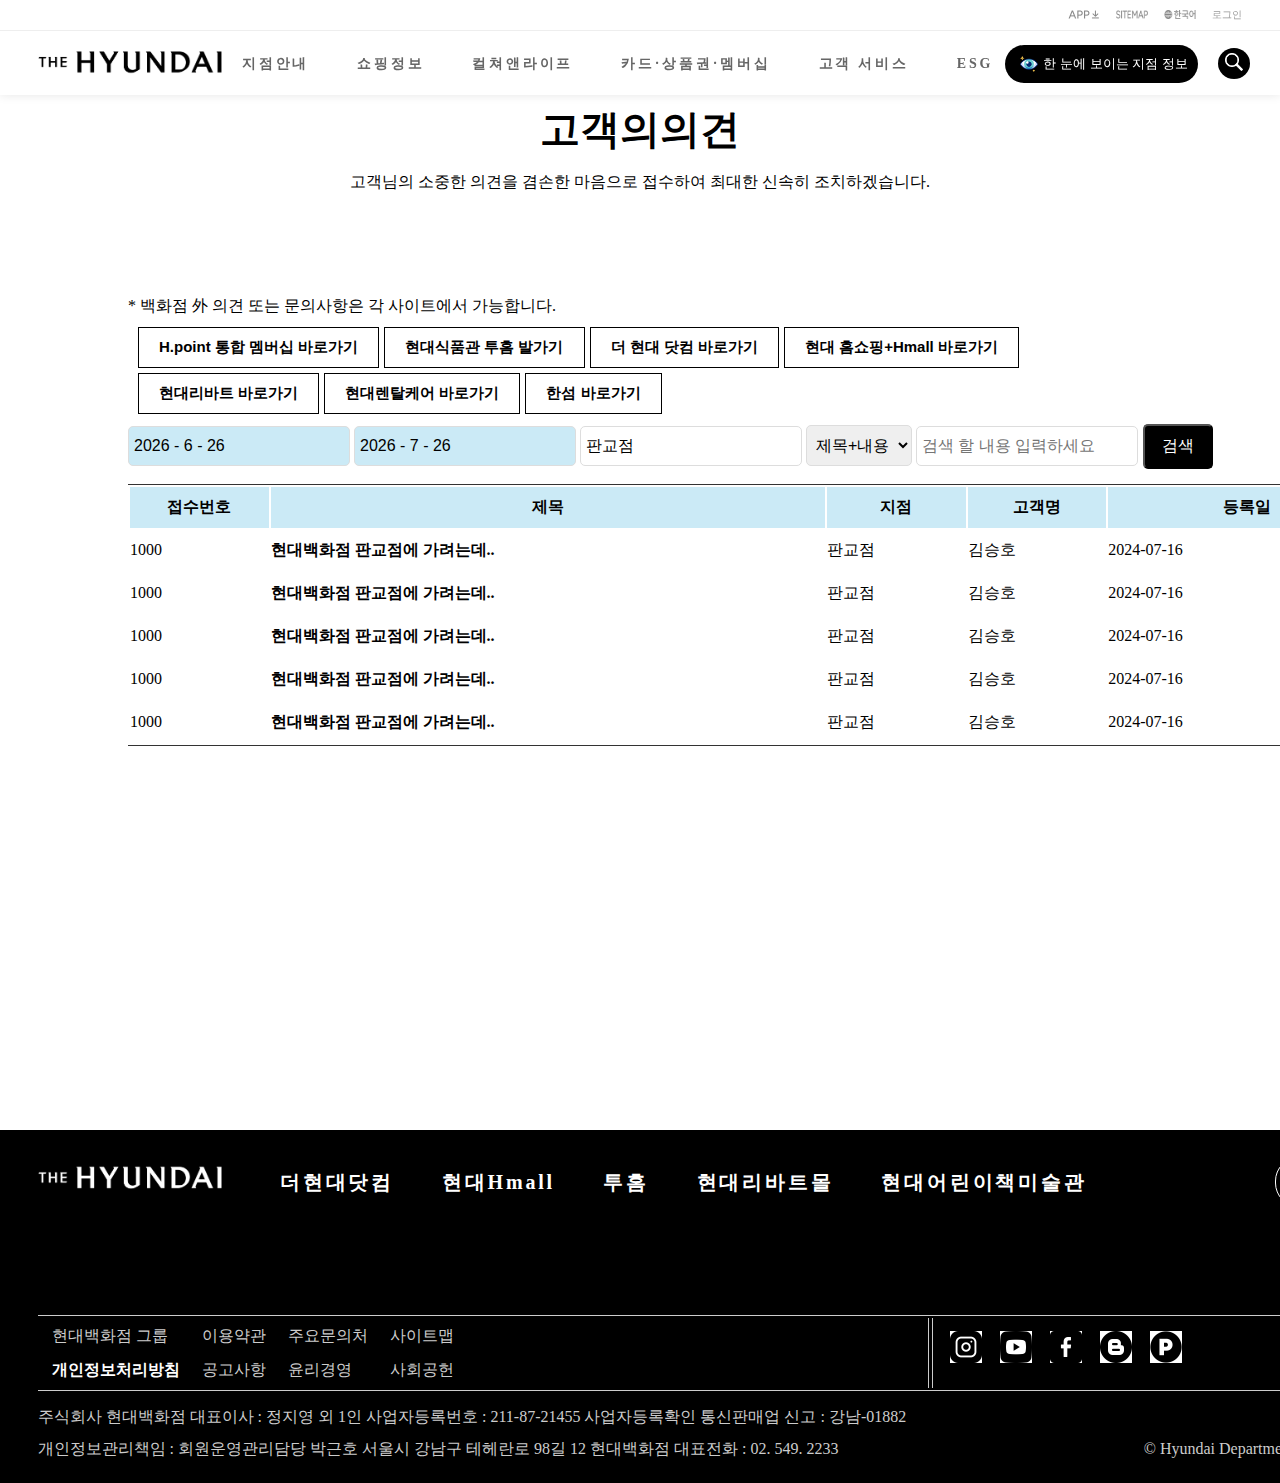
<file: ClientNoticeBoard.html>
<!DOCTYPE html>
<html lang="en">
<head>
  <meta charset="UTF-8">
  <meta name="viewport" content="width=device-width, initial-scale=1.0">
  <link rel="icon" href="images/hdds_favicon.png"/>
  <title> 판교점 메인 | 현대백화점</title>
  <style>
    @import url(css/main.css);
    @import url(css/board.css);
    @import url(css/popup.css);
    /* 폰트 */
    @import url('https://fonts.googleapis.com/css2?family=Bodoni+Moda+SC:ital,opsz,wght@0,6..96,400..900;1,6..96,400..900&display=swap');
  </style>
</head>
<body>
  <header id="header" class="header">
    <nav class="navi_Util">
      <div class="containerUtilWrap">
        <ul class="list_util">
          <li class="util_app">
            <a href="https://www.ehyundai.com/app/index.html"> <!--앱 설치 주소 -->
              <img src="images/icon/ICON_app.png" alt="애플리케이션 다운로드">
            </a>
          </li>
          <li class="util_sitemap">
            <a href="http://www.ehyundai.com/newPortal/sitemap/SM000001_M.do"> <!--사이트맵 주소-->
              <img src="images/icon/ICON_sitemap.png" alt="사이트맵">
            </a>
          </li>
          <li class="util_language">
            <a href="#"> <!--번역 -->
              <img src="images/icon/ICON_selected_kr.png" alt="번역">
            </a>
          </li>
          <li>
            <div type="button" class="loginTopBtn" onclick="location.href='login.html'">로그인</div>
          </li>
        </ul>
      </div>
    </nav>
    <nav id="navi_MarketService">
      <div class="container_MarketServiceWrap">
          <a href="index.html">
            <img class="logo" src="images/hd_logo.png" alt="더 현대 로고">
          </a>
          <ul class="list_MarketService">
            <li id="li_storeInfo" onmouseover="showDetail('#storeInfo')" onmouseleave="hideDetail('#storeInfo')">지점안내</li>
            <li id="li_shopInfo" onmouseover="showDetail('#shopping_info')" onmouseleave="hideDetail('#shopping_info')">쇼핑정보</li>
            <li id="li_cultureLife" onmouseover="showDetail('#cultureLife')" onmouseleave="hideDetail('#cultureLife')">컬쳐앤라이프</li>
            <li id="li_card" onmouseover="showDetail('#card')" onmouseleave="hideDetail('#card')">카드·상품권·멤버십</li>
            <li id="li_clientService" onmouseover="showDetail('#clientService')" onmouseleave="hideDetail('#clientService')">고객 서비스</li>
            <li id="li_ESG" onmouseover="showDetail('#ESG')" onmouseleave="hideDetail('#ESG')">ESG</li>
          </ul>
          <div id="searchBtn_container">
            <button class="roundBtn" type="button" onclick="showBranchDetail('#BranchDetail')"><img src="images/icon/icon-eye.png" alt="눈 아이콘">한 눈에 보이는 지점 정보</button>
            <button class="searchBtn" type="button"><img src="images/ICON_magnifier_noneBg_white.png" alt="돋보기 아이콘" onclick="showDetail('#searchSection')"></button>
          </div>
      </div>
    </nav>
    <section id="storeInfo" class="hiddenDetail" onmouseenter="showDetail('#storeInfo')" onmouseleave="hideDetail('#storeInfo')">
        <div class="detailsTitles">
            <ul class="listTitle">
                <li id="list_theHd" onmouseenter="showListDetail('list_theHdItems')">더 현대</li>
                <li id="list_hdds" onmouseenter="showListDetail('list_hddsItems')" >현대백화점</li>
                <li id="list_hdol" onmouseenter="showListDetail('list_hdolItems')">현대아울렛</li>
            </ul>
        </div>
        <div class="details">
            <div id="list_theHdItems">
                <ul class="listItems">
                    <li><a href="https://www.ehyundai.com/newPortal/DP/DP000000_V.do?branchCd=B00140000">더 현대 서울</a></li>
                    <li><a href="https://www.ehyundai.com/newPortal/DP/DP000000_V.do?branchCd=B00146000">더 현대 대구</a></li>
                </ul>
            </div>
            <div id="list_hddsItems">
                <ul class="listItems">
                  <li>서울점
                    <ul>
                      <li><a href="https://www.ehyundai.com/newPortal/DP/DP000000_V.do?branchCd=B00121000">압구정본점</a></li>
                      <li><a href="https://www.ehyundai.com/newPortal/DP/DP000000_V.do?branchCd=B00122000">무역센터점</a></li>
                      <li><a href="https://www.ehyundai.com/newPortal/DP/DP000000_V.do?branchCd=B00126000">천호점</a></li>
                      <li><a href="https://www.ehyundai.com/newPortal/DP/DP000000_V.do?branchCd=B00127000">신촌점</a></li>
                      <li><a href="https://www.ehyundai.com/newPortal/DP/DP000000_V.do?branchCd=B00141000">미아점</a></li>
                      <li><a href="https://www.ehyundai.com/newPortal/DP/DP000000_V.do?branchCd=B00142000">목동점</a></li>
                    </ul>
                  </li>
                  <li>수도권점
                    <ul>
                      <li><a href="https://www.ehyundai.com/newPortal/DP/DP000000_V.do?branchCd=B00143000">중동점</a></li>
                      <li><a href="https://www.ehyundai.com/newPortal/DP/DP000000_V.do?branchCd=B00145000">킨텍스점</a></li>
                      <li><a href="https://www.ehyundai.com/newPortal/DP/DP000000_V.do?branchCd=B00149000">디큐브시티</a></li>
                      <li><a href="https://www.ehyundai.com/newPortal/DP/DP000000_V.do?branchCd=B00148000">판교점</a></li>
                    </ul>
                  </li>
                  <li>지방점
                    <ul>
                      <li><a href="https://www.ehyundai.com/newPortal/DP/DP000000_V.do?branchCd=B00124000">부산점(준비중)</a></li>
                      <li><a href="https://www.ehyundai.com/newPortal/DP/DP000000_V.do?branchCd=B00129000">울산점</a></li>
                      <li><a href="https://www.ehyundai.com/newPortal/DP/DP000000_V.do?branchCd=B00125000">울산동구점</a></li>
                      <li><a href="https://www.ehyundai.com/newPortal/DP/DP000000_V.do?branchCd=B00147000">충청점</a></li>
                    </ul>
                  </li>
                </ul>
            </div>
            <div id="list_hdolItems">
                <ul class="listItems">
                    <li><a href="https://www.ehyundai.com/newPortal/outlet/DP/DP000000_V.do?branchCd=B00172000">김포점</a></li>
                    <li><a href="https://www.ehyundai.com/newPortal/outlet/DP/DP000000_V.do?branchCd=B00174000">송도점</a></li>
                    <li><a href="https://www.ehyundai.com/newPortal/outlet/DP/DP000000_V.do?branchCd=B00177000">대전점</a></li>
                    <li><a href="https://www.ehyundai.com/newPortal/outlet/DP/DP000000_V.do?branchCd=B00178000">SPACE 1</a></li>
                    <li><a href="https://www.ehyundai.com/newPortal/outlet/DP/DP000000_V.do?branchCd=B00173000">동대문점</a></li>
                    <li><a href="https://www.ehyundai.com/newPortal/outlet/DP/DP000000_V.do?branchCd=B00171000">가산점</a></li>
                    <li><a href="https://www.ehyundai.com/newPortal/outlet/DP/DP000000_V.do?branchCd=B00175000">가든파이브점</a></li>
                    <li><a href="https://www.ehyundai.com/newPortal/outlet/DP/DP000000_V.do?branchCd=B00176000">대구점</a></li>
                </ul>
            </div>
        </div>
    </section>
    <section id ="shopping_info" class="hiddenDetail"  onmouseenter="showDetail('#shopping_info')"  onmouseleave="hideDetail('#shopping_info')">
      <div class="detail_infoWrap">
        <ul class="detail_infoTitles">
          <li>컨템포러리
            <ul class="detail_infoDetails">
              <li><a href="https://www.ehyundai.com/newPortal/shop/FM000001_L.do">FOURM</a></li>
              <li><a href="https://www.ehyundai.com/newPortal/shop/FM000004_V.do">톰그레이하운드</a></li>
              <li><a href="https://www.ehyundai.com/newPortal/shop/FS000001_V.do">PEER</a></li>
            </ul>
          </li>
          <li>해외패션
            <ul class="detail_infoDetails">
              <li><a href="https://www.ehyundai.com/newPortal/shop/FS000002_V.do">THE BASH</a></li>
              <li><a href="https://www.ehyundai.com/newPortal/shop/OW000000_L.do">오프웍스</a></li>
              <li><a href="https://www.ehyundai.com/newPortal/shop/FS000003_V.do">LABELS</a></li>
              <li><a href="https://www.ehyundai.com/newPortal/shop/SS000000_L.do">슈페이스</a></li>
              <li><a href="https://www.ehyundai.com/newPortal/shop/SL000000_L.do">슈라이브러리</a></li>
            </ul>
          </li>
          <li>리빙
            <ul class="detail_infoDetails">
              <li><a href="https://www.ehyundai.com/newPortal/shop/LV000001_V.do">HBYH</a></li>
              <li><a href="https://www.ehyundai.com/newPortal/shop/WM000000_L.do">위마켓</a></li>
              <li><a href="https://www.ehyundai.com/newPortal/shop/LP000000_L.do">르쁠라 H</a></li>
            </ul>
          </li>
          <li>현대식품관
            <ul class="detail_infoDetails">
              <li><a href="https://www.ehyundai.com/newPortal/shop/MM000000_L.do">명인명촌</a></li>
              <li><a href="https://www.ehyundai.com/newPortal/shop/WW000000_L.do">와인웍스</a></li>
              <li><a href="https://www.ehyundai.com/newPortal/shop/OT000000_L.do">원테이블</a></li>
            </ul>
          </li>
        </ul>
      </div>
    </section>
    <section id="cultureLife" class="hiddenDetail"  onmouseenter="showDetail('#cultureLife')"  onmouseleave="hideDetail('#cultureLife')">
      <div class="detail_infoWrap">
        <ul class="detail_infoTitles">
          <li>CH1985·문화센터
            <ul class="detail_infoDetails">
              <li><a href="https://www.ehyundai.com/newCulture/CT/CT000001_M.do">CH 1985</a>
              <li><a href="https://www.ehyundai.com/newCulture/CT/CT010100_L.do">문화센터</a></li>
              <li><a href="https://www.ehyundai.com/newPortal/member/HD/HD001000_M.do">나의 강의실</a></li>
              <li><a href="https://www.ehyundai.com/newCulture/CT/CT010300_M.do">이용 안내</a></li>
              <li><a href="https://www.youtube.com/@thehyundaiculture">공식 유튜브</a></li>
              <li><a href="https://www.instargram.com/thehyundaiculture/">공식 인스타그램</a></li>
              <li><a href="https://blog.naver.com/hculturecenter">공식 블로그</a></li>
            </ul>
          </li>
          <li>전시 · 공연
            <ul class="detail_infoDetails">
              <li><a href="https://www.ehyundai.com/newCulture/EH/EH000003_L.do">공간 소개</a></li>
              <li><a href="https://www.ehyundai.com/newCulture/EH/EH000001_L.do?bbsCd=210">진행 중인 전시 · 공연</a></li>
              <li><a href="https://www.ehyundai.com/newCulture/EH/EH000002_L.do?bbsCd=210">지난 전시 · 공연</a></li>
            </ul>
          </li>
        </ul>
      </div>
    </section>
    <section id="card" class="hiddenDetail"  onmouseenter="showDetail('#card')" onmouseleave="hideDetail('#card')">
      <div class="detail_infoWrap">
        <ul class="detail_infoTitles">
          <li>현대백화점카드
            <ul class="detail_infoDetails">
              <li><a href="https://www.ehyundai.com/newPortal/card/TB/TB000000_M.do">카드 소개 및 혜택</a></li>
              <li><a href="https://www.ehyundai.com/newPortal/card/CA/CA000000_V.do">카드 신청</a></li>
              <li><a href="https://www.ehyundai.com/newPortal/member/HD/HD001000_M.do">나의 백화점카드</a></li>
              <li><a href="https://www.ehyundai.com/newPortal/card/UI/UI000001_L.do">이용 안내</a></li>   
              <li><a href="https://www.ehyundai.com/newPortal/card/CO/CO000002_V.do">법인카드</a></li>   
              <li><a href="https://www.ehyundai.com/newPortal/member/HD/HD001000_M.do">웰컴 라운지</a></li>   
              <li><a href="http://www.ehyundai.com/newPortal/card/MC/MC000030_V.do">공인인증센터</a></li>   
            </ul>
          </li>
          <li>상품권
            <ul class="detail_infoDetails">
              <li><a href="https://www.ehyundai.com/newPortal/GC/GC000001_V.do">상품권</a></li>
              <li><a href="https://www.ehyundai.com/newPortal/GC/GC000002_V.do">모바일 교환권</a></li>
              <li><a href="https://www.ehyundai.com/newPortal/GC/GC000003_V.do">구입 안내</a></li>
            </ul>
          </li>
          <li>멤버십
            <ul class="detail_infoDetails">
              <li><a href="https://www.ehyundai.com/newPortal/card/HP/HP00001_V.do">H.Point</a></li>
              <li><a href="https://www.ehyundai.com/newPortal/card/WD/main_clubwedding.do">클럽웨딩</a></li>
            </ul>
          </li>
        </ul>
      </div>
    </section>
    <section id="clientService" class="hiddenDetail"  onmouseenter="showDetail('#clientService')"  onmouseleave="hideDetail('#clientService')">
      <div class="detail_infoWrap" style="width: 80%;">
        <ul class="detail_infoTitles">
          <li>VIP 프로그램
            <ul class="detail_infoDetails">
              <li><a href="https://www.ehyundai.com/newPortal/CS/TB000012_V.do">선정기준</a></li>
              <li><a href="https://www.ehyundai.com/newPortal/CS/TB000013_V.do">VIP혜택</a></li>
              <li><a href="https://www.ehyundai.com/newPortal/CS/CS000008_V.do">마일리지 적립</a></li>
              <li><a href="https://www.ehyundai.com/newPortal/CS/CS000009_V.do">리워드</a></li>   
            </ul>
          </li>
          <li>고객서비스
            <ul class="detail_infoDetails">
              <li><a href="ClientNoticeBoard.html">고객의의견</a></li>
              <li><a href="https://www.ehyundai.com/newPortal/CS/CS006000_M.do">자주 하는질문</a></li>
              <li><a href="https://www.ehyundai.com/newPortal/CS/CS000004_V.do">서비스안내</a></li>
              <li><a href="https://www.ehyundai.com/newPortal/CS/CS006001_M.do">주요문의처</a></li>
              <li><a href="https://www.ehyundai.com/newPortal/HBSS/main.do">배송조회</a></li>
              <li><a href="https://www.ehyundai.com/newPortal/NS/NS000002_L.do">공지사항</a></li>
              <li><a href="https://www.ehyundai.com/newPortal/VH/VH003000_M.do">행복 인사이트 위원회</a></li>
              <li><a href="https://www.ehyundai.com/newPortal/CS/CS006002_M.do">비대면 결제</a></li>
            </ul>
          </li>
          <li>이벤트
            <ul class="detail_infoDetails">
              <li><a href="https://www.ehyundai.com/newPortal/EV/EV000001_L.do">진행 이벤트</a></li>
              <li><a href="https://www.ehyundai.com/newPortal/EV/EV000003_L.do">당첨자 발표</a></li>
              <li><a href="https://www.ehyundai.com/newPortal/EV/EV000005.do?tab=intro">어린이그림그리기대회</a></li>
            </ul>
          </li>
          <li>채널
            <ul class="detail_infoDetails">
              <li><a href="https://thehyundaifont.com/">서체 다운로드</a></li>
              <li><a href="https://www.youtube.com/channel/UCqaSfiTyF72tSdi5TZ-HHmg">유튜브</a></li>
              <li><a href="https://www.instagram.com/the_hyundai/">인스타그램</a></li>
              <li><a href="https://thehyundaiblog.com/">블로그</a></li>
              <li><a href="https://m.post.naver.com/my.nhn?memberNo=46666064">포스트</a></li>
            </ul>
          </li>
          <li>콘텐츠
            <ul class="detail_infoDetails">
              <li><a href="https://www.ehyundai.com/newPortal/ST/ST007001_M.do">STYLE매거진</a></li>
              <li><a href="https://www.ehyundai.com/newPortal/ST/TS0000001_L.do">3분쇼핑</a></li>
              <li><a href="https://www.ehyundai.com/newPortal/ST/ED0000001_L.do">애디토리얼</a></li>
              <li><a href="https://www.ehyundai.com/newPortal/ST/GR0000001_L.do">그로서리 가이드</a></li>
            </ul>
          </li>
        </ul>
      </div>
    </section>
    <section id="ESG" class="hiddenDetail" onmouseenter="showDetail('#ESG')" onmouseleave="hideDetail('#ESG')">
      <div class="detail_infoWrap">
        <ul class="detail_infoTitles">
          <li>ESG경영
            <ul class="detail_infoDetails">
              <li><a href="https://www.ehyundai.com/newPortal/RC/ESG00002_V.do?n=1">ESG 경영 체계</a></li>
              <li><a href="https://www.ehyundai.com/newPortal/RC/ENV00001_V.do?n=1">환경</a></li>
              <li><a href="https://www.ehyundai.com/newPortal/RC/CSR00002_V.do?n=1">사회</a></li>
              <li><a href="https://www.ehyundai.com/newPortal/RC/ESG00001_V.do?n=1">ESG 정보공시</a></li>
              <li><a href="https://www.ehyundai.com/newPortal/RC/RP000001_V.do?n=1">ESG 보고서</a></li>
            </ul>
          </li>
        </ul>
      </div>
    </section>
    <section id="BranchDetail" class="hiddenBrDetail">
      <div class="BranchDetailWrap">
        <ul>
          <li id="Popuplist_theHd" onclick="showPopupList('Popuplist_theHdItems','Popuplist_theHd')">더 현대</li>
          <li id="Popuplist_hdds" onclick="showPopupList('Popuplist_hddsItems','Popuplist_hdds')">현대백화점</li>
          <li id="Popuplist_hdol" onclick="showPopupList('Popuplist_hdolItems','Popuplist_hdol')">현대아울렛</li>
        </ul>
        <hr style="color: #ccc;">
        <div class="PopupDetail">
          <div id="Popuplist_theHdItems" >
              <ul id="theHdUl" class="PopuplistItems">
                  <li><a href="https://www.ehyundai.com/newPortal/DP/DP000000_V.do?branchCd=B00140000">더 현대 서울</a></li>
                  <li><a href="https://www.ehyundai.com/newPortal/DP/DP000000_V.do?branchCd=B00146000">더 현대 대구</a></li>
              </ul>
          </div>
          <div id="Popuplist_hddsItems" >
              <ul class="PopuplistItems">
                <li>서울점
                  <ul>
                    <li><a href="https://www.ehyundai.com/newPortal/DP/DP000000_V.do?branchCd=B00121000">압구정본점</a></li>
                    <li><a href="https://www.ehyundai.com/newPortal/DP/DP000000_V.do?branchCd=B00122000">무역센터점</a></li>
                    <li><a href="https://www.ehyundai.com/newPortal/DP/DP000000_V.do?branchCd=B00126000">천호점</a></li>
                    <li><a href="https://www.ehyundai.com/newPortal/DP/DP000000_V.do?branchCd=B00127000">신촌점</a></li>
                    <li><a href="https://www.ehyundai.com/newPortal/DP/DP000000_V.do?branchCd=B00141000">미아점</a></li>
                    <li><a href="https://www.ehyundai.com/newPortal/DP/DP000000_V.do?branchCd=B00142000">목동점</a></li>
                  </ul>
                </li>
                <li>수도권점
                  <ul>
                    <li><a href="https://www.ehyundai.com/newPortal/DP/DP000000_V.do?branchCd=B00143000">중동점</a></li>
                    <li><a href="https://www.ehyundai.com/newPortal/DP/DP000000_V.do?branchCd=B00145000">킨텍스점</a></li>
                    <li><a href="https://www.ehyundai.com/newPortal/DP/DP000000_V.do?branchCd=B00149000">디큐브시티</a></li>
                    <li><a href="https://www.ehyundai.com/newPortal/DP/DP000000_V.do?branchCd=B00148000">판교점</a></li>
                  </ul>
                </li>
                <li>지방점
                  <ul>
                    <li><a href="https://www.ehyundai.com/newPortal/DP/DP000000_V.do?branchCd=B00124000">부산점(준비중)</a></li>
                    <li><a href="https://www.ehyundai.com/newPortal/DP/DP000000_V.do?branchCd=B00129000">울산점</a></li>
                    <li><a href="https://www.ehyundai.com/newPortal/DP/DP000000_V.do?branchCd=B00125000">울산동구점</a></li>
                    <li><a href="https://www.ehyundai.com/newPortal/DP/DP000000_V.do?branchCd=B00147000">충청점</a></li>
                  </ul>
                </li>
              </ul>
          </div>
          <div id="Popuplist_hdolItems" >
              <ul id="hdolUl" class="PopuplistItems">
                  <li><a href="https://www.ehyundai.com/newPortal/outlet/DP/DP000000_V.do?branchCd=B00172000">김포점</a></li>
                  <li><a href="https://www.ehyundai.com/newPortal/outlet/DP/DP000000_V.do?branchCd=B00174000">송도점</a></li>
                  <li><a href="https://www.ehyundai.com/newPortal/outlet/DP/DP000000_V.do?branchCd=B00177000">대전점</a></li>
                  <li><a href="https://www.ehyundai.com/newPortal/outlet/DP/DP000000_V.do?branchCd=B00178000">SPACE 1</a></li>
                  <li><a href="https://www.ehyundai.com/newPortal/outlet/DP/DP000000_V.do?branchCd=B00173000">동대문점</a></li>
                  <li><a href="https://www.ehyundai.com/newPortal/outlet/DP/DP000000_V.do?branchCd=B00171000">가산점</a></li>
                  <li><a href="https://www.ehyundai.com/newPortal/outlet/DP/DP000000_V.do?branchCd=B00175000">가든파이브점</a></li>
                  <li><a href="https://www.ehyundai.com/newPortal/outlet/DP/DP000000_V.do?branchCd=B00176000">대구점</a></li>
              </ul>
          </div>
        </div>
      </div>
    </section>
    <section id="searchSection" class="hiddenDetail" onmouseleave="hideDetail('#searchSection')">
      <div>
        <div id="searchBarWrap">
          <input id="searchBar_inputArea" type="text" placeholder="검색할 내용을 입력하세요"><button id="searchBtn" type="button">검색</button>
        </div>
        <div id="keyword_wrap">
          <div>
            <h1>최근 검색어</h1>
          </div>
          <div id="rec_keyword">
            <h1>추천 검색어</h1>
            <p># 할인정보</p>
            <p># 현대카드</p>
          </div> 
        </div> 
      </div>
    </section>
  </header>
  <section id="content_wrap">
    <div id="NoticeBoardWrap">
      <div id="titleArea">
        <h1>고객의의견</h1>
        <p>고객님의 소중한 의견을 겸손한 마음으로 접수하여 최대한 신속히 조치하겠습니다.</p>
      </div>
      <p>* 백화점 外 의견 또는 문의사항은 각 사이트에서 가능합니다.</p>
      <div class="flexBtnCon">
        <button type="button" onclick="location.href='https://www.h-point.co.kr/cu/cmct/faqDtlList.nhd'">H.point 통합 멤버십 바로가기</button>
        <button type="button" onclick="location.href='https://tohome.thehyundai.com/front/dp/dpf/customerCenterMain.do'">현대식품관 투홈 발가기</button>
        <button type="button" onclick="location.href='https://www.thehyundai.com/front/cca/main.thd?MainpageGroup=Util&GroupbannerName=GNB_Center'">더 현대 닷컴 바로가기</button>
        <button type="button" onclick="location.href='https://www.hmall.com/pd/dpl/tvMainR?mainDispSeq=3'">현대 홈쇼핑+Hmall 바로가기</button>
        <button type="button" onclick="location.href='https://www.hyundailivart.co.kr/csCenter/voc'">현대리바트 바로가기</button>
        <button type="button" onclick="location.href='https://www.hyundairentalcare.com/cs/faq'">현대렌탈케어 바로가기</button>
        <button type="button" onclick="location.href='https://www.thehandsome.com/ko/CS/csCenterMain'">한섬 바로가기</button>
      </div>
      <div id="searSection">
        <input id='prevCal' type="text" value="">
        <input id='curCal' type="text" value="">
        <input type="text" value="판교점" readonly>
        <select id="boardSelect">
          <option>제목+내용</option>
          <option>제목</option>
          <option>내용</option>
          <option>작성자</option>
        </select>
        <input id="searchArea" type="text" placeholder="검색 할 내용 입력하세요"><button id="searBtn"type="button">검색</button>
      </div>
      <section id="boardArea">
        <table id="boardTable">
          <tr>
            <th>접수번호</th>
            <th>제목</th>
            <th>지점</th>
            <th>고객명</th>
            <th>등록일</th>
            <th>진행상태</th>
          </tr>
        </table>
        <button id='writeBtn' type="button" onclick="location.href='none.html'" >글쓰기</button>
      <section>
    </div>
  </section>
  <footer id="footer_Container">
    <div class="container_MarketServiceWrap footer_MarginBottom">
      <a href="https://www.ehyundai.com/gate.do">
        <img class="logo" src="images/hd_logo_white.png" alt="더 현대 로고 흰색">
      </a>
      <ul class="list_MarketService" style="margin-left: 50px;">
        <li><a href="https://www.thehyundai.com/gate.html" class="footer_link">더현대닷컴</a></li>
        <li><a href="https://www.hmall.com/pd/dpl/tvMainR?mainDispSeq=3" class="footer_link">현대Hmall</a></li>
        <li><a href="https://tohome.thehyundai.com/front/dp/dpa/dawnHome.do?utm_source=ehyundai&utm_medium=family&utm_content=%ED%8C%A8%EB%B0%80%EB%A6%AC%EB%B0%94%EB%A1%9C%EA%B0%80%EA%B8%B0&deepLink=Y" class="footer_link">투홈</a></li>
        <li><a href="https://mall.hyundailivart.co.kr/index" class="footer_link">현대리바트몰</a></li>
        <li><a href="https://www.hmoka.org/main/index.do" class="footer_link">현대어린이책미술관</a></li>
      </ul>
      <div id="familySite_container">
        <!--TODO: onclick 추가-->
        <button type="button" class="roundBtn" style="border:1px solid white; padding:10px 20px;" onclick="showPopup()"><span style="font-size: x-large;">FamilySite&nbsp&nbsp&nbsp&nbsp+</span></button>
        <div id="fcontainerWrap">
          <div id="fcontainer">
            <h1>Family Site</h1>
            <hr>
            <ul>
              <li><a href="https://www.ehyundai.com/newPortal/group/MAIN.do" target="_blank" title="새창열림" onclick="GA_Event('PC_공통', '패밀리사이트', '현대백화점그룹');">현대백화점그룹</a></li>
              <li><a href="https://www.ehyundai.com/newPortal/index.do" target="_blank" title="새창열림" onclick="GA_Event('PC_공통', '패밀리사이트', '현대백화점');">현대백화점</a></li>
              <li><a href="https://www.hyundaihmall.com/" target="_blank" title="새창열림" onclick="GA_Event('PC_공통', '패밀리사이트', '현대홈쇼핑');">현대홈쇼핑</a></li>
              <li><a href="https://www.hyundaigreenfood.com/" target="_blank" title="새창열림" onclick="GA_Event('PC_공통', '패밀리사이트', '현대그린푸드');">현대그린푸드</a></li>
              <li><a href="http://www.hyundaicatering.co.kr/" target="_blank" title="새창열림" onclick="GA_Event('PC_공통', '패밀리사이트', '현대캐터링시스템');">현대캐터링시스템</a></li>
              <li><a href="http://www.cnsfoodsystem.co.kr/" target="_blank" title="새창열림" onclick="GA_Event('PC_공통', '패밀리사이트', 'C&S푸드시스템');">C&amp;S푸드시스템</a></li>
              <li><a href="https://www.handsome.co.kr/ko/main.do" target="_blank" title="새창열림" onclick="GA_Event('PC_공통', '패밀리사이트', '한섬');">한섬</a></li>
              <li><a href="https://www.hyundailivart.co.kr/" target="_blank" title="새창열림" onclick="GA_Event('PC_공통', '패밀리사이트', '현대리바트');">현대리바트</a></li>
              <li><a href="http://www.hyundailnc.com/" target="_blank" title="새창열림" onclick="GA_Event('PC_공통', '패밀리사이트', '현대L&C');">현대L&amp;C</a></li>
              <li><a href="https://www.hddfs.com/" target="_blank" title="새창열림" onclick="GA_Event('PC_공통', '패밀리사이트', '현대면세점');">현대면세점</a></li>
              <li><a href="http://home.hyundaidreamtour.com" target="_blank" title="새창열림" onclick="GA_Event('PC_공통', '패밀리사이트', '현대드림투어');">현대드림투어</a></li>
              <li><a href="http://www.hyundairentalcare.co.kr/" target="_blank" title="새창열림" onclick="GA_Event('PC_공통', '패밀리사이트', '현대렌탈케어');">현대렌탈케어</a></li>
              <li><a href="https://www.hyundaifuturenet.co.kr/" target="_blank" title="새창열림" onclick="GA_Event('PC_공통', '패밀리사이트', '현대퓨처넷');">현대퓨처넷</a></li>
              <li><a href="http://www.everdigm.com/" target="_blank" title="새창열림" onclick="GA_Event('PC_공통', '패밀리사이트', '에버다임');">에버다임</a></li>
              <li><a href="http://www.hyundai-ite.com/" target="_blank" title="새창열림" onclick="GA_Event('PC_공통', '패밀리사이트', '현대IT&E');">현대IT&amp;E</a></li>
              <li><a href="http://www.hyundaibioland.co.kr/" target="_blank" title="새창열림" onclick="GA_Event('PC_공통', '패밀리사이트', '현대바이오랜드');">현대바이오랜드</a></li>
              <li><a href="https://www.ezwel.com" target="_blank" title="새창열림" onclick="GA_Event('PC_공통', '패밀리사이트', '현대이지웰');">현대이지웰</a></li>
              <li><a href="http://www.dwku.com/" target="_blank" title="새창열림" onclick="GA_Event('PC_공통', '패밀리사이트', '대원강업');">대원강업</a></li>
              <li><a href="https://sikdae.com" target="_blank" title="새창열림" onclick="GA_Event('PC_공통', '패밀리사이트', '벤디스(식권대장)');">벤디스(식권대장)</a></li>
              <li><a href="http://www.ehyundai.com/newPortal/sc/main/main.do" target="_blank" title="새창열림" onclick="GA_Event('PC_공통', '패밀리사이트', '현대백화점그룹 사회복지재단');">현대백화점그룹<br>사회복지재단</a></li>
              <li><a href="https://partners.ehyundai.com/ghh/" target="_blank" title="새창열림" onclick="GA_Event('PC_공통', '패밀리사이트', '상품본부');">상품본부</a></li>
              <li><a href="https://withus2.ehyundai.com/ " target="_blank" title="새창열림" onclick="GA_Event('PC_공통', '패밀리사이트', '협력사원 커뮤니티');">협력사원 커뮤니티</a></li>
              <li><a href="https://tohome.thehyundai.com/front/goToHome.do?tc=218_0000000071_0000372906" target="_blank" title="새창열림" onclick="GA_Event('PC_공통', '패밀리사이트', '현대식품관 투홈');">현대식품관 투홈</a></li>
              <li><a href="http://www.hyundaigfholdings.co.kr/" target="_blank" title="새창열림" onclick="GA_Event('PC_공통', '패밀리사이트', '현대지에프홀딩스');">현대지에프홀딩스</a></li>
            </ul>
            </div>
        </div>
      </div>
    </div>
    <section id="footer_TableContainer"><!-- 회사 소개 및 etc-->
      <table id="footer_TableWarp" class="tb_topBottom">
        <tr>
          <td class="tb_right">
            <table>
              <tr>
                <td><a href="https://www.ehyundai.com/newPortal/group/MAIN.do">현대백화점 그룹</a></td>
                <td><a href="http://www.ehyundai.com/newPortal/member/HD/HD004000_M.do">이용약관</a></td>
                <td><a href="https://www.ehyundai.com/newPortal/CS/CS006001_M.do">주요문의처</a></td>
                <td><a href="http://www.ehyundai.com/newPortal/sitemap/SM000001_M.do">사이트맵</a></td>
              </tr>
              <tr>
                <td><a href="https://www.ehyundai.com/newPortal/member/HD/HD005000_M.do" style="color: white; font-weight: bold; text-decoration: none;">개인정보처리방침</a></td>
                <td><a href="https://www.ehyundai.com/newPortal/FN/FN000013.do">공고사항</a></td>
                <td><a href="https://www.ehyundai.com/newPortal/group/MAIN.do">윤리경영</a></td>
                <td><a href="https://www.ehyundai.com/newPortal/sc/main/main.do">사회공헌</a></td>
              </tr>
            </table>
          </td>

          <td class="tb_right">
          </td>

          <td>
            <table id="footer_IconTable">
              <tr>
                <td><a href="https://www.instagram.com/the_hyundai/"><img src="images/icon/free-icon-instagram-1400829.png" alt="인스타그램"></a></td>
                <td><a href="https://www.youtube.com/channel/UCqaSfiTyF72tSdi5TZ-HHmg"><img src="images/icon/free-icon-youtube-3938035.png" alt="유튜브"></a></td>
                <td><a href="https://www.facebook.com/eHYUNDAI"><img src="images/icon/free-icon-facebook-3536423.png" alt="페이스북"></a></td>
                <td><a href="https://thehyundaiblog.com/"><img src="images/icon/free-icon-blogger-4494512.png" alt="블로그"></a></td>
                <td><a href="https://m.post.naver.com/my.nhn?memberNo=46666064"><img src="images/icon/free-icon-letter-p-3665962.png" alt="포스트"></a></td>
              </tr>
            </table>
          </td>
        </tr>
      </table>
    </section>
    <div id="footer_TextContainer">
      <p>주식회사 현대백화점 대표이사 : 정지영 외 1인
        사업자등록번호 : 211-87-21455 사업자등록확인
        통신판매업 신고 : 강남-01882</p>
      <p>개인정보관리책임 : 회원운영관리담당 박근호
        서울시 강남구 테헤란로 98길 12
        현대백화점 대표전화 : 02. 549. 2233</p>
      <p>© Hyundai Department Store. All rights reserved.</p>
    </div>
  </footer>
  <script src="js/footerPopup.js"></script>
  <script src="js/headerNavi.js"></script>
  <script src="js/headerScroll.js"></script>
  <script src="js/Board.js"></script>
</body>
</html>
</file>
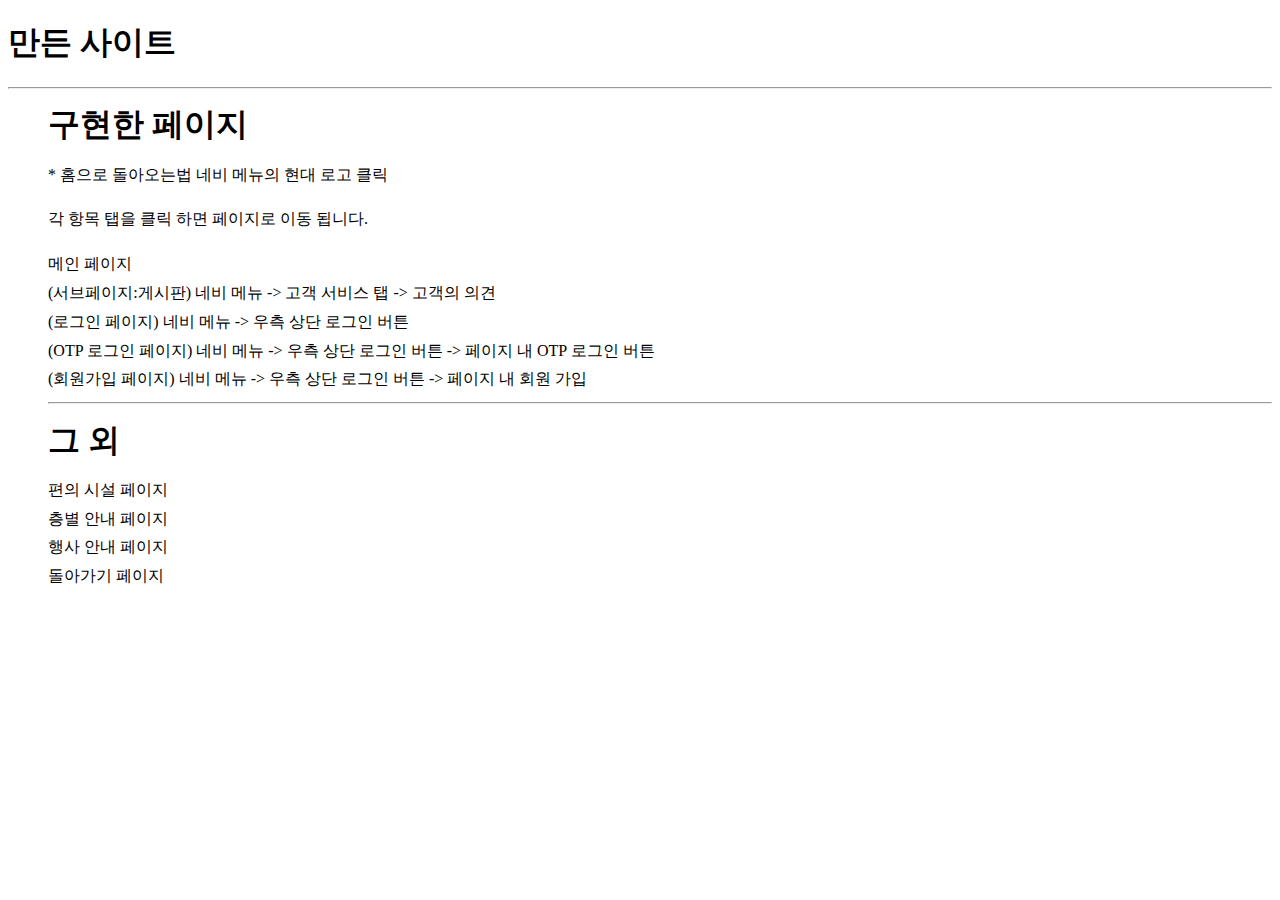
<file: guide.html>
<!DOCTYPE html>
<html lang="ko">
<head>
  <meta charset="UTF-8">
  <meta name="viewport" content="width=device-width, initial-scale=1.0">
  <title>가이드</title>
</head>
<style>
  div{
    width: 500;
    margin: 0 auto;
  }
  div ul {
    line-height: 180%;
    list-style-type: none;
  }
  div ul li a{
    text-decoration: none;
    color :black;
  }
</style>
<body>
  <div>
    <h1>만든 사이트</h1>
    <hr>
    <ul>
      <li><h1>구현한 페이지</h1></li>
      <li><p>* 홈으로 돌아오는법 네비 메뉴의 현대 로고 클릭</p></li>
      <li><p>각 항목 탭을 클릭 하면 페이지로 이동 됩니다.</p></li>
      <li><a href="index.html" target="_blank">메인 페이지</a></li>
      <li><a href="ClientNoticeBoard.html" target="_blank">(서브페이지:게시판) 네비 메뉴 -> 고객 서비스 탭 -> 고객의 의견 </a></li>
      <li><a href="login.html" target="_blank">(로그인 페이지) 네비 메뉴 -> 우측 상단 로그인 버튼</a></li>
      <li><a href="otpLogin.html" target="_blank">(OTP 로그인 페이지) 네비 메뉴 -> 우측 상단 로그인 버튼 -> 페이지 내 OTP 로그인 버튼 </a></li>
      <li><a href="signin.html" target="_blank">(회원가입 페이지) 네비 메뉴 -> 우측 상단 로그인 버튼 -> 페이지 내 회원 가입</a></li>
      <hr>
      <li><h1>그 외</h1></li>
      <li><a href="amenity.html" target="_blank">편의 시설 페이지</a></li>
      <li><a href="floor.html" target="_blank">층별 안내 페이지</a></li>
      <li><a href="news.html" target="_blank">행사 안내 페이지</a></li>
      <li><a href="none.html" target="_blank">돌아가기 페이지</a></li>
    </ul>
  </div>
</body>
</html>
</file>
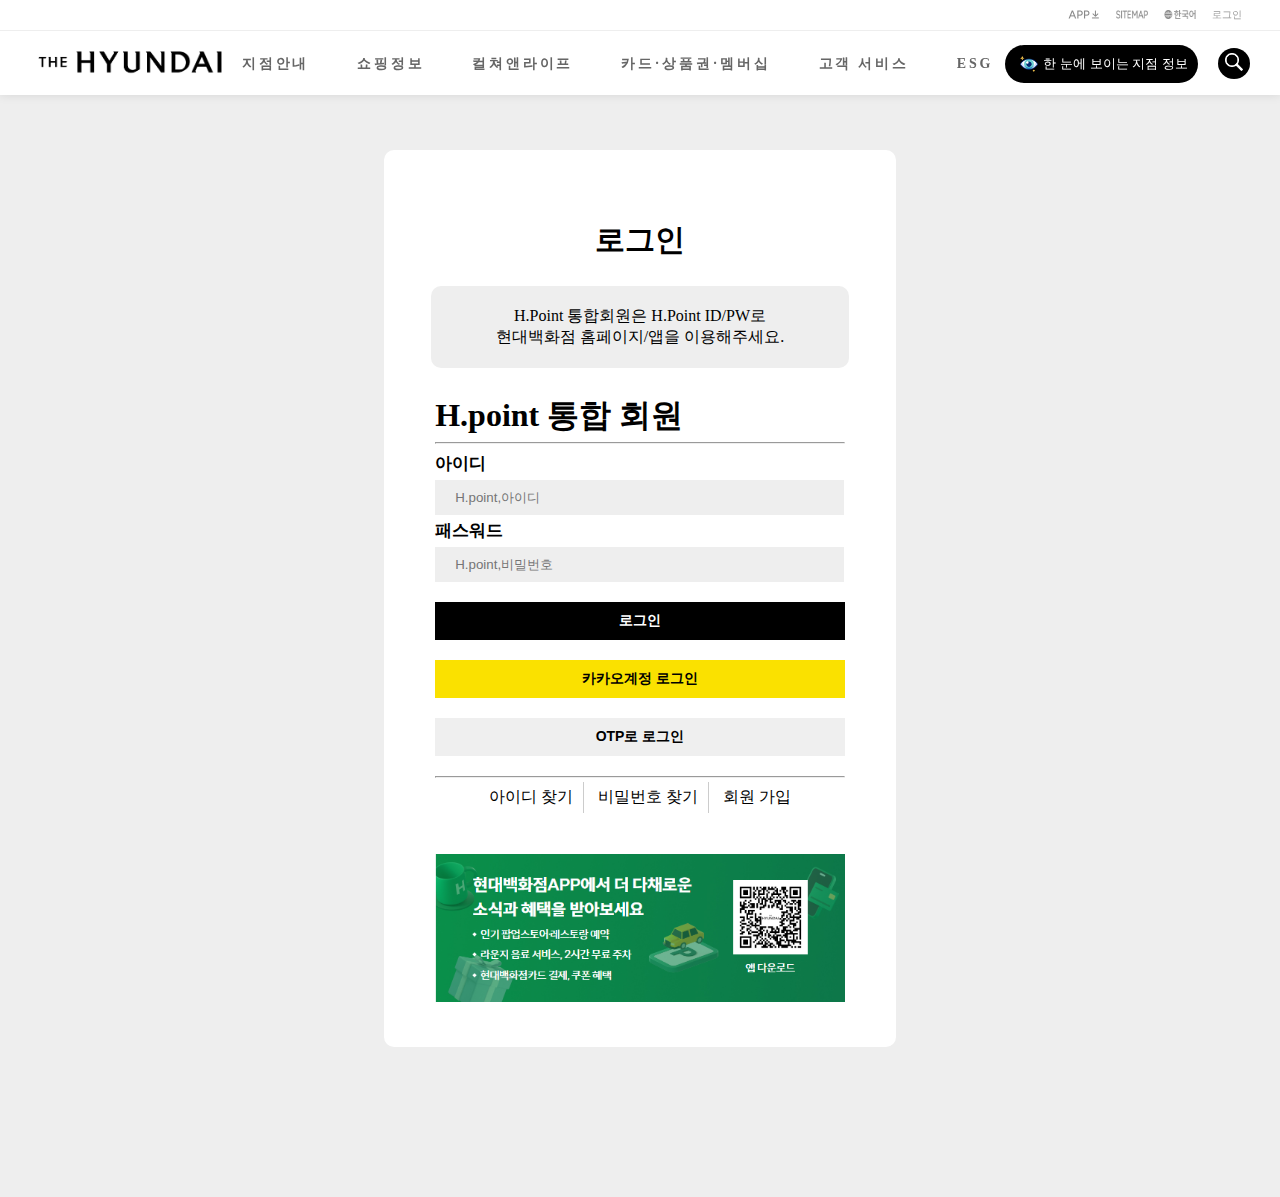
<file: login.html>
<!DOCTYPE html>
<html lang="ko">
<head>
  <meta charset="UTF-8">
  <meta name="viewport" content="width=device-width, initial-scale=1.0">
  <link rel="icon" href="images/hdds_favicon.png"/>
  <title> 판교점 메인 | 현대백화점</title>
  <!--폰트 -->
  <style>
    @import url(css/main.css);
    @import url(css/login.css);
  </style>
</head>
<body>
  <header id="header" class="header">
    <nav class="navi_Util">
      <div class="containerUtilWrap">
        <ul class="list_util">
          <li class="util_app">
            <a href="https://www.ehyundai.com/app/index.html"> <!--앱 설치 주소 -->
              <img src="images/icon/ICON_app.png" alt="애플리케이션 다운로드">
            </a>
          </li>
          <li class="util_sitemap">
            <a href="http://www.ehyundai.com/newPortal/sitemap/SM000001_M.do"> <!--사이트맵 주소-->
              <img src="images/icon/ICON_sitemap.png" alt="사이트맵">
            </a>
          </li>
          <li class="util_language">
            <a href="#"> <!--번역 -->
              <img src="images/icon/ICON_selected_kr.png" alt="번역">
            </a>
          </li>
          <li>
            <div type="button" class="loginTopBtn" onclick="location.href='login.html'">로그인</div>
          </li>
        </ul>
      </div>
    </nav>
    <nav id="navi_MarketService">
      <div class="container_MarketServiceWrap">
          <a href="index.html">
            <img class="logo" src="images/hd_logo.png" alt="더 현대 로고">
          </a>
          <ul class="list_MarketService">
            <li id="li_storeInfo" onmouseover="showDetail('#storeInfo')" onmouseleave="hideDetail('#storeInfo')">지점안내</li>
            <li id="li_shopInfo" onmouseover="showDetail('#shopping_info')" onmouseleave="hideDetail('#shopping_info')">쇼핑정보</li>
            <li id="li_cultureLife" onmouseover="showDetail('#cultureLife')" onmouseleave="hideDetail('#cultureLife')">컬쳐앤라이프</li>
            <li id="li_card" onmouseover="showDetail('#card')" onmouseleave="hideDetail('#card')">카드·상품권·멤버십</li>
            <li id="li_clientService" onmouseover="showDetail('#clientService')" onmouseleave="hideDetail('#clientService')">고객 서비스</li>
            <li id="li_ESG" onmouseover="showDetail('#ESG')" onmouseleave="hideDetail('#ESG')">ESG</li>
          </ul>
          <div id="searchBtn_container">
            <button class="roundBtn" type="button" onclick="showBranchDetail('#BranchDetail')"><img src="images/icon/icon-eye.png" alt="눈 아이콘">한 눈에 보이는 지점 정보</button>
            <button class="searchBtn" type="button"><img src="images/ICON_magnifier_noneBg_white.png" alt="돋보기 아이콘" onclick="showDetail('#searchSection')"></button>
          </div>
      </div>
    </nav>
    <section id="storeInfo" class="hiddenDetail" onmouseenter="showDetail('#storeInfo')" onmouseleave="hideDetail('#storeInfo')">
        <div class="detailsTitles">
            <ul class="listTitle">
                <li id="list_theHd" onmouseenter="showListDetail('list_theHdItems')">더 현대</li>
                <li id="list_hdds" onmouseenter="showListDetail('list_hddsItems')" >현대백화점</li>
                <li id="list_hdol" onmouseenter="showListDetail('list_hdolItems')">현대아울렛</li>
            </ul>
        </div>
        <div class="details">
            <div id="list_theHdItems">
                <ul class="listItems">
                    <li><a href="https://www.ehyundai.com/newPortal/DP/DP000000_V.do?branchCd=B00140000">더 현대 서울</a></li>
                    <li><a href="https://www.ehyundai.com/newPortal/DP/DP000000_V.do?branchCd=B00146000">더 현대 대구</a></li>
                </ul>
            </div>
            <div id="list_hddsItems">
                <ul class="listItems">
                  <li>서울점
                    <ul>
                      <li><a href="https://www.ehyundai.com/newPortal/DP/DP000000_V.do?branchCd=B00121000">압구정본점</a></li>
                      <li><a href="https://www.ehyundai.com/newPortal/DP/DP000000_V.do?branchCd=B00122000">무역센터점</a></li>
                      <li><a href="https://www.ehyundai.com/newPortal/DP/DP000000_V.do?branchCd=B00126000">천호점</a></li>
                      <li><a href="https://www.ehyundai.com/newPortal/DP/DP000000_V.do?branchCd=B00127000">신촌점</a></li>
                      <li><a href="https://www.ehyundai.com/newPortal/DP/DP000000_V.do?branchCd=B00141000">미아점</a></li>
                      <li><a href="https://www.ehyundai.com/newPortal/DP/DP000000_V.do?branchCd=B00142000">목동점</a></li>
                    </ul>
                  </li>
                  <li>수도권점
                    <ul>
                      <li><a href="https://www.ehyundai.com/newPortal/DP/DP000000_V.do?branchCd=B00143000">중동점</a></li>
                      <li><a href="https://www.ehyundai.com/newPortal/DP/DP000000_V.do?branchCd=B00145000">킨텍스점</a></li>
                      <li><a href="https://www.ehyundai.com/newPortal/DP/DP000000_V.do?branchCd=B00149000">디큐브시티</a></li>
                      <li><a href="https://www.ehyundai.com/newPortal/DP/DP000000_V.do?branchCd=B00148000">판교점</a></li>
                    </ul>
                  </li>
                  <li>지방점
                    <ul>
                      <li><a href="https://www.ehyundai.com/newPortal/DP/DP000000_V.do?branchCd=B00124000">부산점(준비중)</a></li>
                      <li><a href="https://www.ehyundai.com/newPortal/DP/DP000000_V.do?branchCd=B00129000">울산점</a></li>
                      <li><a href="https://www.ehyundai.com/newPortal/DP/DP000000_V.do?branchCd=B00125000">울산동구점</a></li>
                      <li><a href="https://www.ehyundai.com/newPortal/DP/DP000000_V.do?branchCd=B00147000">충청점</a></li>
                    </ul>
                  </li>
                </ul>
            </div>
            <div id="list_hdolItems">
                <ul class="listItems">
                    <li><a href="https://www.ehyundai.com/newPortal/outlet/DP/DP000000_V.do?branchCd=B00172000">김포점</a></li>
                    <li><a href="https://www.ehyundai.com/newPortal/outlet/DP/DP000000_V.do?branchCd=B00174000">송도점</a></li>
                    <li><a href="https://www.ehyundai.com/newPortal/outlet/DP/DP000000_V.do?branchCd=B00177000">대전점</a></li>
                    <li><a href="https://www.ehyundai.com/newPortal/outlet/DP/DP000000_V.do?branchCd=B00178000">SPACE 1</a></li>
                    <li><a href="https://www.ehyundai.com/newPortal/outlet/DP/DP000000_V.do?branchCd=B00173000">동대문점</a></li>
                    <li><a href="https://www.ehyundai.com/newPortal/outlet/DP/DP000000_V.do?branchCd=B00171000">가산점</a></li>
                    <li><a href="https://www.ehyundai.com/newPortal/outlet/DP/DP000000_V.do?branchCd=B00175000">가든파이브점</a></li>
                    <li><a href="https://www.ehyundai.com/newPortal/outlet/DP/DP000000_V.do?branchCd=B00176000">대구점</a></li>
                </ul>
            </div>
        </div>
    </section>
    <section id ="shopping_info" class="hiddenDetail"  onmouseenter="showDetail('#shopping_info')"  onmouseleave="hideDetail('#shopping_info')">
      <div class="detail_infoWrap">
        <ul class="detail_infoTitles">
          <li>컨템포러리
            <ul class="detail_infoDetails">
              <li><a href="https://www.ehyundai.com/newPortal/shop/FM000001_L.do">FOURM</a></li>
              <li><a href="https://www.ehyundai.com/newPortal/shop/FM000004_V.do">톰그레이하운드</a></li>
              <li><a href="https://www.ehyundai.com/newPortal/shop/FS000001_V.do">PEER</a></li>
            </ul>
          </li>
          <li>해외패션
            <ul class="detail_infoDetails">
              <li><a href="https://www.ehyundai.com/newPortal/shop/FS000002_V.do">THE BASH</a></li>
              <li><a href="https://www.ehyundai.com/newPortal/shop/OW000000_L.do">오프웍스</a></li>
              <li><a href="https://www.ehyundai.com/newPortal/shop/FS000003_V.do">LABELS</a></li>
              <li><a href="https://www.ehyundai.com/newPortal/shop/SS000000_L.do">슈페이스</a></li>
              <li><a href="https://www.ehyundai.com/newPortal/shop/SL000000_L.do">슈라이브러리</a></li>
            </ul>
          </li>
          <li>리빙
            <ul class="detail_infoDetails">
              <li><a href="https://www.ehyundai.com/newPortal/shop/LV000001_V.do">HBYH</a></li>
              <li><a href="https://www.ehyundai.com/newPortal/shop/WM000000_L.do">위마켓</a></li>
              <li><a href="https://www.ehyundai.com/newPortal/shop/LP000000_L.do">르쁠라 H</a></li>
            </ul>
          </li>
          <li>현대식품관
            <ul class="detail_infoDetails">
              <li><a href="https://www.ehyundai.com/newPortal/shop/MM000000_L.do">명인명촌</a></li>
              <li><a href="https://www.ehyundai.com/newPortal/shop/WW000000_L.do">와인웍스</a></li>
              <li><a href="https://www.ehyundai.com/newPortal/shop/OT000000_L.do">원테이블</a></li>
            </ul>
          </li>
        </ul>
      </div>
    </section>
    <section id="cultureLife" class="hiddenDetail"  onmouseenter="showDetail('#cultureLife')"  onmouseleave="hideDetail('#cultureLife')">
      <div class="detail_infoWrap">
        <ul class="detail_infoTitles">
          <li>CH1985·문화센터
            <ul class="detail_infoDetails">
              <li><a href="https://www.ehyundai.com/newCulture/CT/CT000001_M.do">CH 1985</a>
              <li><a href="https://www.ehyundai.com/newCulture/CT/CT010100_L.do">문화센터</a></li>
              <li><a href="https://www.ehyundai.com/newPortal/member/HD/HD001000_M.do">나의 강의실</a></li>
              <li><a href="https://www.ehyundai.com/newCulture/CT/CT010300_M.do">이용 안내</a></li>
              <li><a href="https://www.youtube.com/@thehyundaiculture">공식 유튜브</a></li>
              <li><a href="https://www.instargram.com/thehyundaiculture/">공식 인스타그램</a></li>
              <li><a href="https://blog.naver.com/hculturecenter">공식 블로그</a></li>
            </ul>
          </li>
          <li>전시 · 공연
            <ul class="detail_infoDetails">
              <li><a href="https://www.ehyundai.com/newCulture/EH/EH000003_L.do">공간 소개</a></li>
              <li><a href="https://www.ehyundai.com/newCulture/EH/EH000001_L.do?bbsCd=210">진행 중인 전시 · 공연</a></li>
              <li><a href="https://www.ehyundai.com/newCulture/EH/EH000002_L.do?bbsCd=210">지난 전시 · 공연</a></li>
            </ul>
          </li>
        </ul>
      </div>
    </section>
    <section id="card" class="hiddenDetail"  onmouseenter="showDetail('#card')" onmouseleave="hideDetail('#card')">
      <div class="detail_infoWrap">
        <ul class="detail_infoTitles">
          <li>현대백화점카드
            <ul class="detail_infoDetails">
              <li><a href="https://www.ehyundai.com/newPortal/card/TB/TB000000_M.do">카드 소개 및 혜택</a></li>
              <li><a href="https://www.ehyundai.com/newPortal/card/CA/CA000000_V.do">카드 신청</a></li>
              <li><a href="https://www.ehyundai.com/newPortal/member/HD/HD001000_M.do">나의 백화점카드</a></li>
              <li><a href="https://www.ehyundai.com/newPortal/card/UI/UI000001_L.do">이용 안내</a></li>   
              <li><a href="https://www.ehyundai.com/newPortal/card/CO/CO000002_V.do">법인카드</a></li>   
              <li><a href="https://www.ehyundai.com/newPortal/member/HD/HD001000_M.do">웰컴 라운지</a></li>   
              <li><a href="http://www.ehyundai.com/newPortal/card/MC/MC000030_V.do">공인인증센터</a></li>   
            </ul>
          </li>
          <li>상품권
            <ul class="detail_infoDetails">
              <li><a href="https://www.ehyundai.com/newPortal/GC/GC000001_V.do">상품권</a></li>
              <li><a href="https://www.ehyundai.com/newPortal/GC/GC000002_V.do">모바일 교환권</a></li>
              <li><a href="https://www.ehyundai.com/newPortal/GC/GC000003_V.do">구입 안내</a></li>
            </ul>
          </li>
          <li>멤버십
            <ul class="detail_infoDetails">
              <li><a href="https://www.ehyundai.com/newPortal/card/HP/HP00001_V.do">H.Point</a></li>
              <li><a href="https://www.ehyundai.com/newPortal/card/WD/main_clubwedding.do">클럽웨딩</a></li>
            </ul>
          </li>
        </ul>
      </div>
    </section>
    <section id="clientService" class="hiddenDetail"  onmouseenter="showDetail('#clientService')"  onmouseleave="hideDetail('#clientService')">
      <div class="detail_infoWrap" style="width: 80%;">
        <ul class="detail_infoTitles">
          <li>VIP 프로그램
            <ul class="detail_infoDetails">
              <li><a href="https://www.ehyundai.com/newPortal/CS/TB000012_V.do">선정기준</a></li>
              <li><a href="https://www.ehyundai.com/newPortal/CS/TB000013_V.do">VIP혜택</a></li>
              <li><a href="https://www.ehyundai.com/newPortal/CS/CS000008_V.do">마일리지 적립</a></li>
              <li><a href="https://www.ehyundai.com/newPortal/CS/CS000009_V.do">리워드</a></li>   
            </ul>
          </li>
          <li>고객서비스
            <ul class="detail_infoDetails">
              <li><a href="ClientNoticeBoard.html">고객의의견</a></li>
              <li><a href="https://www.ehyundai.com/newPortal/CS/CS006000_M.do">자주 하는질문</a></li>
              <li><a href="https://www.ehyundai.com/newPortal/CS/CS000004_V.do">서비스안내</a></li>
              <li><a href="https://www.ehyundai.com/newPortal/CS/CS006001_M.do">주요문의처</a></li>
              <li><a href="https://www.ehyundai.com/newPortal/HBSS/main.do">배송조회</a></li>
              <li><a href="https://www.ehyundai.com/newPortal/NS/NS000002_L.do">공지사항</a></li>
              <li><a href="https://www.ehyundai.com/newPortal/VH/VH003000_M.do">행복 인사이트 위원회</a></li>
              <li><a href="https://www.ehyundai.com/newPortal/CS/CS006002_M.do">비대면 결제</a></li>
            </ul>
          </li>
          <li>이벤트
            <ul class="detail_infoDetails">
              <li><a href="https://www.ehyundai.com/newPortal/EV/EV000001_L.do">진행 이벤트</a></li>
              <li><a href="https://www.ehyundai.com/newPortal/EV/EV000003_L.do">당첨자 발표</a></li>
              <li><a href="https://www.ehyundai.com/newPortal/EV/EV000005.do?tab=intro">어린이그림그리기대회</a></li>
            </ul>
          </li>
          <li>채널
            <ul class="detail_infoDetails">
              <li><a href="https://thehyundaifont.com/">서체 다운로드</a></li>
              <li><a href="https://www.youtube.com/channel/UCqaSfiTyF72tSdi5TZ-HHmg">유튜브</a></li>
              <li><a href="https://www.instagram.com/the_hyundai/">인스타그램</a></li>
              <li><a href="https://thehyundaiblog.com/">블로그</a></li>
              <li><a href="https://m.post.naver.com/my.nhn?memberNo=46666064">포스트</a></li>
            </ul>
          </li>
          <li>콘텐츠
            <ul class="detail_infoDetails">
              <li><a href="https://www.ehyundai.com/newPortal/ST/ST007001_M.do">STYLE매거진</a></li>
              <li><a href="https://www.ehyundai.com/newPortal/ST/TS0000001_L.do">3분쇼핑</a></li>
              <li><a href="https://www.ehyundai.com/newPortal/ST/ED0000001_L.do">애디토리얼</a></li>
              <li><a href="https://www.ehyundai.com/newPortal/ST/GR0000001_L.do">그로서리 가이드</a></li>
            </ul>
          </li>
        </ul>
      </div>
    </section>
    <section id="ESG" class="hiddenDetail" onmouseenter="showDetail('#ESG')" onmouseleave="hideDetail('#ESG')">
      <div class="detail_infoWrap">
        <ul class="detail_infoTitles">
          <li>ESG경영
            <ul class="detail_infoDetails">
              <li><a href="https://www.ehyundai.com/newPortal/RC/ESG00002_V.do?n=1">ESG 경영 체계</a></li>
              <li><a href="https://www.ehyundai.com/newPortal/RC/ENV00001_V.do?n=1">환경</a></li>
              <li><a href="https://www.ehyundai.com/newPortal/RC/CSR00002_V.do?n=1">사회</a></li>
              <li><a href="https://www.ehyundai.com/newPortal/RC/ESG00001_V.do?n=1">ESG 정보공시</a></li>
              <li><a href="https://www.ehyundai.com/newPortal/RC/RP000001_V.do?n=1">ESG 보고서</a></li>
            </ul>
          </li>
        </ul>
      </div>
    </section>
    <section id="BranchDetail" class="hiddenBrDetail">
      <div class="BranchDetailWrap">
        <ul>
          <li id="Popuplist_theHd" onclick="showPopupList('Popuplist_theHdItems','Popuplist_theHd')">더 현대</li>
          <li id="Popuplist_hdds" onclick="showPopupList('Popuplist_hddsItems','Popuplist_hdds')">현대백화점</li>
          <li id="Popuplist_hdol" onclick="showPopupList('Popuplist_hdolItems','Popuplist_hdol')">현대아울렛</li>
        </ul>
        <hr style="color: #ccc;">
        <div class="PopupDetail">
          <div id="Popuplist_theHdItems" >
              <ul id="theHdUl" class="PopuplistItems">
                  <li><a href="https://www.ehyundai.com/newPortal/DP/DP000000_V.do?branchCd=B00140000">더 현대 서울</a></li>
                  <li><a href="https://www.ehyundai.com/newPortal/DP/DP000000_V.do?branchCd=B00146000">더 현대 대구</a></li>
              </ul>
          </div>
          <div id="Popuplist_hddsItems" >
              <ul class="PopuplistItems">
                <li>서울점
                  <ul>
                    <li><a href="https://www.ehyundai.com/newPortal/DP/DP000000_V.do?branchCd=B00121000">압구정본점</a></li>
                    <li><a href="https://www.ehyundai.com/newPortal/DP/DP000000_V.do?branchCd=B00122000">무역센터점</a></li>
                    <li><a href="https://www.ehyundai.com/newPortal/DP/DP000000_V.do?branchCd=B00126000">천호점</a></li>
                    <li><a href="https://www.ehyundai.com/newPortal/DP/DP000000_V.do?branchCd=B00127000">신촌점</a></li>
                    <li><a href="https://www.ehyundai.com/newPortal/DP/DP000000_V.do?branchCd=B00141000">미아점</a></li>
                    <li><a href="https://www.ehyundai.com/newPortal/DP/DP000000_V.do?branchCd=B00142000">목동점</a></li>
                  </ul>
                </li>
                <li>수도권점
                  <ul>
                    <li><a href="https://www.ehyundai.com/newPortal/DP/DP000000_V.do?branchCd=B00143000">중동점</a></li>
                    <li><a href="https://www.ehyundai.com/newPortal/DP/DP000000_V.do?branchCd=B00145000">킨텍스점</a></li>
                    <li><a href="https://www.ehyundai.com/newPortal/DP/DP000000_V.do?branchCd=B00149000">디큐브시티</a></li>
                    <li><a href="https://www.ehyundai.com/newPortal/DP/DP000000_V.do?branchCd=B00148000">판교점</a></li>
                  </ul>
                </li>
                <li>지방점
                  <ul>
                    <li><a href="https://www.ehyundai.com/newPortal/DP/DP000000_V.do?branchCd=B00124000">부산점(준비중)</a></li>
                    <li><a href="https://www.ehyundai.com/newPortal/DP/DP000000_V.do?branchCd=B00129000">울산점</a></li>
                    <li><a href="https://www.ehyundai.com/newPortal/DP/DP000000_V.do?branchCd=B00125000">울산동구점</a></li>
                    <li><a href="https://www.ehyundai.com/newPortal/DP/DP000000_V.do?branchCd=B00147000">충청점</a></li>
                  </ul>
                </li>
              </ul>
          </div>
          <div id="Popuplist_hdolItems" >
              <ul id="hdolUl" class="PopuplistItems">
                  <li><a href="https://www.ehyundai.com/newPortal/outlet/DP/DP000000_V.do?branchCd=B00172000">김포점</a></li>
                  <li><a href="https://www.ehyundai.com/newPortal/outlet/DP/DP000000_V.do?branchCd=B00174000">송도점</a></li>
                  <li><a href="https://www.ehyundai.com/newPortal/outlet/DP/DP000000_V.do?branchCd=B00177000">대전점</a></li>
                  <li><a href="https://www.ehyundai.com/newPortal/outlet/DP/DP000000_V.do?branchCd=B00178000">SPACE 1</a></li>
                  <li><a href="https://www.ehyundai.com/newPortal/outlet/DP/DP000000_V.do?branchCd=B00173000">동대문점</a></li>
                  <li><a href="https://www.ehyundai.com/newPortal/outlet/DP/DP000000_V.do?branchCd=B00171000">가산점</a></li>
                  <li><a href="https://www.ehyundai.com/newPortal/outlet/DP/DP000000_V.do?branchCd=B00175000">가든파이브점</a></li>
                  <li><a href="https://www.ehyundai.com/newPortal/outlet/DP/DP000000_V.do?branchCd=B00176000">대구점</a></li>
              </ul>
          </div>
        </div>
      </div>
    </section>
    <section id="searchSection" class="hiddenDetail" onmouseleave="hideDetail('#searchSection')">
      <div>
        <div id="searchBarWrap">
          <input id="searchBar_inputArea" type="text" placeholder="검색할 내용을 입력하세요"><button id="searchBtn" type="button">검색</button>
        </div>
        <div id="keyword_wrap">
          <div>
            <h1>최근 검색어</h1>
          </div>
          <div id="rec_keyword">
            <h1>추천 검색어</h1>
            <p># 할인정보</p>
            <p># 현대카드</p>
          </div> 
        </div> 
      </div>
    </section>
  </header>
  <section id="loginArea">
    <div id="container">
      <header>
        <h1>로그인</h1>
        <div id="loginNoticeBox"><p>H.Point 통합회원은 H.Point ID/PW로<br>
          현대백화점 홈페이지/앱을 이용해주세요.</p></div>
      </header>
      <div>
        <h1>H.point 통합 회원</h1>
      </div>
      <hr>
      <section>
        <form id="loginForm" action="">
          <ul>
            <li><label>아이디<br><input id="userId" type="text" placeholder="H.point,아이디"></label></li>
            <li><label>패스워드<br><input id="userPassword" type="password" placeholder="H.point,비밀번호"></label></li>
          </ul>
          <button id="loginBtn" class="loginBtn" type="submit">로그인</button>
        </form>
        <button class="kakao" type="submit" onclick="location.href='none.html'">카카오계정 로그인</button>
        <button class="OTP" type="submit" onclick="location.href='otpLogin.html'">OTP로 로그인</button>
      </section>
      <hr>
      <footer>
        <div><a href="#">아이디 찾기</a></div>
        <div><a href="#">비밀번호 찾기</a></div>
        <div><a href="signin.html">회원 가입</a></div>
      </footer>
      <div id="loginBanner">
        <img src="images/QrLogin.PNG" alt="QR 로그인">
      </div>
    </div>
  </section>
  <script src="js/headerNavi.js"></script>
</body>
</html>
</file>
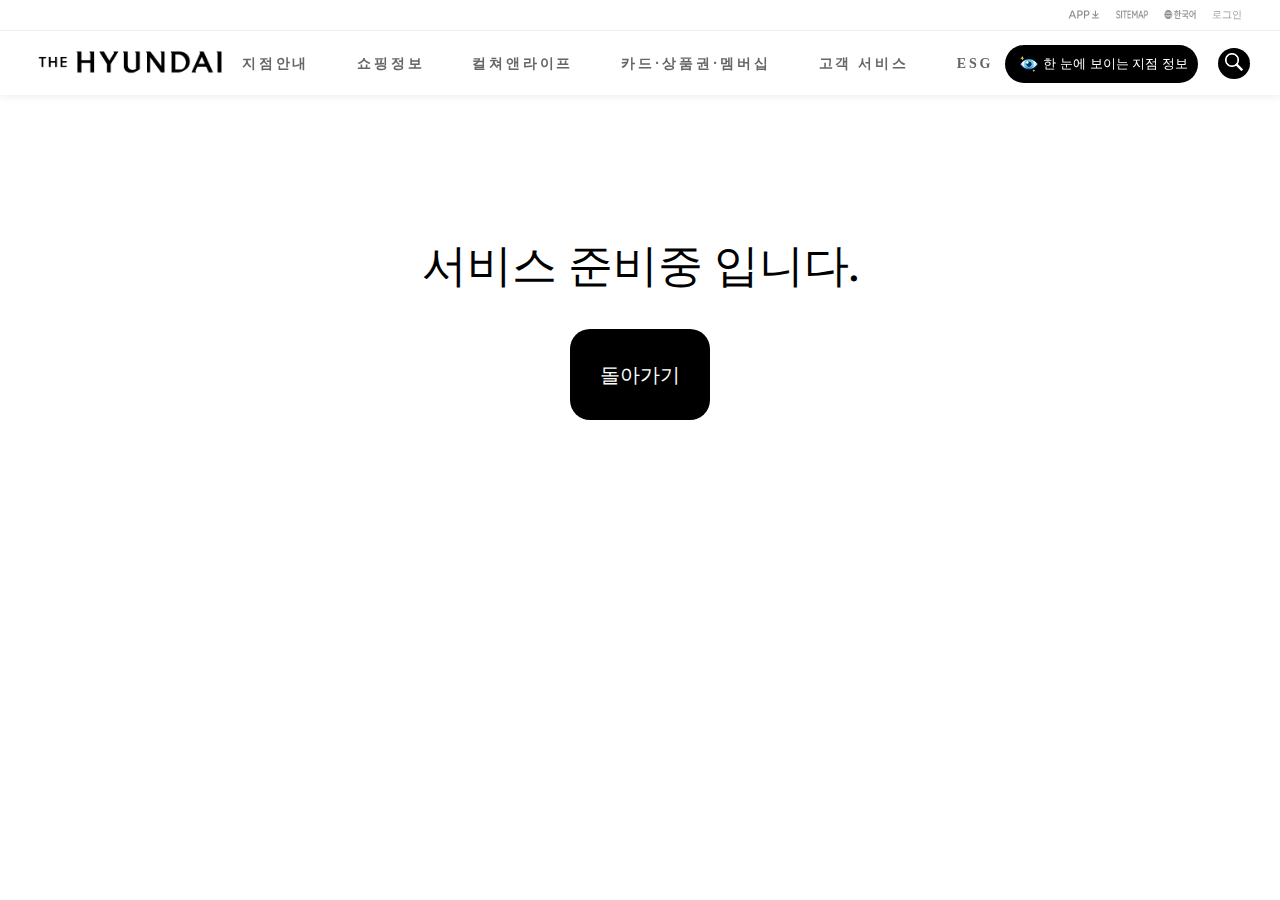
<file: none.html>
<!DOCTYPE html>
<html lang="en">
<head>
    <meta charset="UTF-8">
    <meta name="viewport" content="width=device-width, initial-scale=1.0">
    <link rel="icon" href="images/hdds_favicon.png"/>
    <title> 판교점 메인 | 현대백화점</title>
    <style>
      @import url(css/main.css);
      /* 폰트 */
      @import url('https://fonts.googleapis.com/css2?family=Bodoni+Moda+SC:ital,opsz,wght@0,6..96,400..900;1,6..96,400..900&display=swap');
    </style>
  </head>
  <body>
    <header id="header" class="header">
      <nav class="navi_Util">
        <div class="containerUtilWrap">
          <ul class="list_util">
            <li class="util_app">
              <a href="https://www.ehyundai.com/app/index.html"> <!--앱 설치 주소 -->
                <img src="images/icon/ICON_app.png" alt="애플리케이션 다운로드">
              </a>
            </li>
            <li class="util_sitemap">
              <a href="http://www.ehyundai.com/newPortal/sitemap/SM000001_M.do"> <!--사이트맵 주소-->
                <img src="images/icon/ICON_sitemap.png" alt="사이트맵">
              </a>
            </li>
            <li class="util_language">
              <a href="#"> <!--번역 -->
                <img src="images/icon/ICON_selected_kr.png" alt="번역">
              </a>
            </li>
            <li>
              <div type="button" class="loginTopBtn" onclick="location.href='login.html'">로그인</div>
            </li>
          </ul>
        </div>
      </nav>
      <nav id="navi_MarketService">
        <div class="container_MarketServiceWrap">
            <a href="index.html">
              <img class="logo" src="images/hd_logo.png" alt="더 현대 로고">
            </a>
            <ul class="list_MarketService">
              <li id="li_storeInfo" onmouseover="showDetail('#storeInfo')" onmouseleave="hideDetail('#storeInfo')">지점안내</li>
              <li id="li_shopInfo" onmouseover="showDetail('#shopping_info')" onmouseleave="hideDetail('#shopping_info')">쇼핑정보</li>
              <li id="li_cultureLife" onmouseover="showDetail('#cultureLife')" onmouseleave="hideDetail('#cultureLife')">컬쳐앤라이프</li>
              <li id="li_card" onmouseover="showDetail('#card')" onmouseleave="hideDetail('#card')">카드·상품권·멤버십</li>
              <li id="li_clientService" onmouseover="showDetail('#clientService')" onmouseleave="hideDetail('#clientService')">고객 서비스</li>
              <li id="li_ESG" onmouseover="showDetail('#ESG')" onmouseleave="hideDetail('#ESG')">ESG</li>
            </ul>
            <div id="searchBtn_container">
              <button class="roundBtn" type="button" onclick="showBranchDetail('#BranchDetail')"><img src="images/icon/icon-eye.png" alt="눈 아이콘">한 눈에 보이는 지점 정보</button>
              <button class="searchBtn" type="button"><img src="images/ICON_magnifier_noneBg_white.png" alt="돋보기 아이콘" onclick="showDetail('#searchSection')"></button>
            </div>
        </div>
      </nav>
      <section id="storeInfo" class="hiddenDetail" onmouseenter="showDetail('#storeInfo')" onmouseleave="hideDetail('#storeInfo')">
          <div class="detailsTitles">
              <ul class="listTitle">
                  <li id="list_theHd" onmouseenter="showListDetail('list_theHdItems')">더 현대</li>
                  <li id="list_hdds" onmouseenter="showListDetail('list_hddsItems')" >현대백화점</li>
                  <li id="list_hdol" onmouseenter="showListDetail('list_hdolItems')">현대아울렛</li>
              </ul>
          </div>
          <div class="details">
              <div id="list_theHdItems">
                  <ul class="listItems">
                      <li><a href="https://www.ehyundai.com/newPortal/DP/DP000000_V.do?branchCd=B00140000">더 현대 서울</a></li>
                      <li><a href="https://www.ehyundai.com/newPortal/DP/DP000000_V.do?branchCd=B00146000">더 현대 대구</a></li>
                  </ul>
              </div>
              <div id="list_hddsItems">
                  <ul class="listItems">
                    <li>서울점
                      <ul>
                        <li><a href="https://www.ehyundai.com/newPortal/DP/DP000000_V.do?branchCd=B00121000">압구정본점</a></li>
                        <li><a href="https://www.ehyundai.com/newPortal/DP/DP000000_V.do?branchCd=B00122000">무역센터점</a></li>
                        <li><a href="https://www.ehyundai.com/newPortal/DP/DP000000_V.do?branchCd=B00126000">천호점</a></li>
                        <li><a href="https://www.ehyundai.com/newPortal/DP/DP000000_V.do?branchCd=B00127000">신촌점</a></li>
                        <li><a href="https://www.ehyundai.com/newPortal/DP/DP000000_V.do?branchCd=B00141000">미아점</a></li>
                        <li><a href="https://www.ehyundai.com/newPortal/DP/DP000000_V.do?branchCd=B00142000">목동점</a></li>
                      </ul>
                    </li>
                    <li>수도권점
                      <ul>
                        <li><a href="https://www.ehyundai.com/newPortal/DP/DP000000_V.do?branchCd=B00143000">중동점</a></li>
                        <li><a href="https://www.ehyundai.com/newPortal/DP/DP000000_V.do?branchCd=B00145000">킨텍스점</a></li>
                        <li><a href="https://www.ehyundai.com/newPortal/DP/DP000000_V.do?branchCd=B00149000">디큐브시티</a></li>
                        <li><a href="https://www.ehyundai.com/newPortal/DP/DP000000_V.do?branchCd=B00148000">판교점</a></li>
                      </ul>
                    </li>
                    <li>지방점
                      <ul>
                        <li><a href="https://www.ehyundai.com/newPortal/DP/DP000000_V.do?branchCd=B00124000">부산점(준비중)</a></li>
                        <li><a href="https://www.ehyundai.com/newPortal/DP/DP000000_V.do?branchCd=B00129000">울산점</a></li>
                        <li><a href="https://www.ehyundai.com/newPortal/DP/DP000000_V.do?branchCd=B00125000">울산동구점</a></li>
                        <li><a href="https://www.ehyundai.com/newPortal/DP/DP000000_V.do?branchCd=B00147000">충청점</a></li>
                      </ul>
                    </li>
                  </ul>
              </div>
              <div id="list_hdolItems">
                  <ul class="listItems">
                      <li><a href="https://www.ehyundai.com/newPortal/outlet/DP/DP000000_V.do?branchCd=B00172000">김포점</a></li>
                      <li><a href="https://www.ehyundai.com/newPortal/outlet/DP/DP000000_V.do?branchCd=B00174000">송도점</a></li>
                      <li><a href="https://www.ehyundai.com/newPortal/outlet/DP/DP000000_V.do?branchCd=B00177000">대전점</a></li>
                      <li><a href="https://www.ehyundai.com/newPortal/outlet/DP/DP000000_V.do?branchCd=B00178000">SPACE 1</a></li>
                      <li><a href="https://www.ehyundai.com/newPortal/outlet/DP/DP000000_V.do?branchCd=B00173000">동대문점</a></li>
                      <li><a href="https://www.ehyundai.com/newPortal/outlet/DP/DP000000_V.do?branchCd=B00171000">가산점</a></li>
                      <li><a href="https://www.ehyundai.com/newPortal/outlet/DP/DP000000_V.do?branchCd=B00175000">가든파이브점</a></li>
                      <li><a href="https://www.ehyundai.com/newPortal/outlet/DP/DP000000_V.do?branchCd=B00176000">대구점</a></li>
                  </ul>
              </div>
          </div>
      </section>
      <section id ="shopping_info" class="hiddenDetail"  onmouseenter="showDetail('#shopping_info')"  onmouseleave="hideDetail('#shopping_info')">
        <div class="detail_infoWrap">
          <ul class="detail_infoTitles">
            <li>컨템포러리
              <ul class="detail_infoDetails">
                <li><a href="https://www.ehyundai.com/newPortal/shop/FM000001_L.do">FOURM</a></li>
                <li><a href="https://www.ehyundai.com/newPortal/shop/FM000004_V.do">톰그레이하운드</a></li>
                <li><a href="https://www.ehyundai.com/newPortal/shop/FS000001_V.do">PEER</a></li>
              </ul>
            </li>
            <li>해외패션
              <ul class="detail_infoDetails">
                <li><a href="https://www.ehyundai.com/newPortal/shop/FS000002_V.do">THE BASH</a></li>
                <li><a href="https://www.ehyundai.com/newPortal/shop/OW000000_L.do">오프웍스</a></li>
                <li><a href="https://www.ehyundai.com/newPortal/shop/FS000003_V.do">LABELS</a></li>
                <li><a href="https://www.ehyundai.com/newPortal/shop/SS000000_L.do">슈페이스</a></li>
                <li><a href="https://www.ehyundai.com/newPortal/shop/SL000000_L.do">슈라이브러리</a></li>
              </ul>
            </li>
            <li>리빙
              <ul class="detail_infoDetails">
                <li><a href="https://www.ehyundai.com/newPortal/shop/LV000001_V.do">HBYH</a></li>
                <li><a href="https://www.ehyundai.com/newPortal/shop/WM000000_L.do">위마켓</a></li>
                <li><a href="https://www.ehyundai.com/newPortal/shop/LP000000_L.do">르쁠라 H</a></li>
              </ul>
            </li>
            <li>현대식품관
              <ul class="detail_infoDetails">
                <li><a href="https://www.ehyundai.com/newPortal/shop/MM000000_L.do">명인명촌</a></li>
                <li><a href="https://www.ehyundai.com/newPortal/shop/WW000000_L.do">와인웍스</a></li>
                <li><a href="https://www.ehyundai.com/newPortal/shop/OT000000_L.do">원테이블</a></li>
              </ul>
            </li>
          </ul>
        </div>
      </section>
      <section id="cultureLife" class="hiddenDetail"  onmouseenter="showDetail('#cultureLife')"  onmouseleave="hideDetail('#cultureLife')">
        <div class="detail_infoWrap">
          <ul class="detail_infoTitles">
            <li>CH1985·문화센터
              <ul class="detail_infoDetails">
                <li><a href="https://www.ehyundai.com/newCulture/CT/CT000001_M.do">CH 1985</a>
                <li><a href="https://www.ehyundai.com/newCulture/CT/CT010100_L.do">문화센터</a></li>
                <li><a href="https://www.ehyundai.com/newPortal/member/HD/HD001000_M.do">나의 강의실</a></li>
                <li><a href="https://www.ehyundai.com/newCulture/CT/CT010300_M.do">이용 안내</a></li>
                <li><a href="https://www.youtube.com/@thehyundaiculture">공식 유튜브</a></li>
                <li><a href="https://www.instargram.com/thehyundaiculture/">공식 인스타그램</a></li>
                <li><a href="https://blog.naver.com/hculturecenter">공식 블로그</a></li>
              </ul>
            </li>
            <li>전시 · 공연
              <ul class="detail_infoDetails">
                <li><a href="https://www.ehyundai.com/newCulture/EH/EH000003_L.do">공간 소개</a></li>
                <li><a href="https://www.ehyundai.com/newCulture/EH/EH000001_L.do?bbsCd=210">진행 중인 전시 · 공연</a></li>
                <li><a href="https://www.ehyundai.com/newCulture/EH/EH000002_L.do?bbsCd=210">지난 전시 · 공연</a></li>
              </ul>
            </li>
          </ul>
        </div>
      </section>
      <section id="card" class="hiddenDetail"  onmouseenter="showDetail('#card')" onmouseleave="hideDetail('#card')">
        <div class="detail_infoWrap">
          <ul class="detail_infoTitles">
            <li>현대백화점카드
              <ul class="detail_infoDetails">
                <li><a href="https://www.ehyundai.com/newPortal/card/TB/TB000000_M.do">카드 소개 및 혜택</a></li>
                <li><a href="https://www.ehyundai.com/newPortal/card/CA/CA000000_V.do">카드 신청</a></li>
                <li><a href="https://www.ehyundai.com/newPortal/member/HD/HD001000_M.do">나의 백화점카드</a></li>
                <li><a href="https://www.ehyundai.com/newPortal/card/UI/UI000001_L.do">이용 안내</a></li>   
                <li><a href="https://www.ehyundai.com/newPortal/card/CO/CO000002_V.do">법인카드</a></li>   
                <li><a href="https://www.ehyundai.com/newPortal/member/HD/HD001000_M.do">웰컴 라운지</a></li>   
                <li><a href="http://www.ehyundai.com/newPortal/card/MC/MC000030_V.do">공인인증센터</a></li>   
              </ul>
            </li>
            <li>상품권
              <ul class="detail_infoDetails">
                <li><a href="https://www.ehyundai.com/newPortal/GC/GC000001_V.do">상품권</a></li>
                <li><a href="https://www.ehyundai.com/newPortal/GC/GC000002_V.do">모바일 교환권</a></li>
                <li><a href="https://www.ehyundai.com/newPortal/GC/GC000003_V.do">구입 안내</a></li>
              </ul>
            </li>
            <li>멤버십
              <ul class="detail_infoDetails">
                <li><a href="https://www.ehyundai.com/newPortal/card/HP/HP00001_V.do">H.Point</a></li>
                <li><a href="https://www.ehyundai.com/newPortal/card/WD/main_clubwedding.do">클럽웨딩</a></li>
              </ul>
            </li>
          </ul>
        </div>
      </section>
      <section id="clientService" class="hiddenDetail"  onmouseenter="showDetail('#clientService')"  onmouseleave="hideDetail('#clientService')">
        <div class="detail_infoWrap" style="width: 80%;">
          <ul class="detail_infoTitles">
            <li>VIP 프로그램
              <ul class="detail_infoDetails">
                <li><a href="https://www.ehyundai.com/newPortal/CS/TB000012_V.do">선정기준</a></li>
                <li><a href="https://www.ehyundai.com/newPortal/CS/TB000013_V.do">VIP혜택</a></li>
                <li><a href="https://www.ehyundai.com/newPortal/CS/CS000008_V.do">마일리지 적립</a></li>
                <li><a href="https://www.ehyundai.com/newPortal/CS/CS000009_V.do">리워드</a></li>   
              </ul>
            </li>
            <li>고객서비스
              <ul class="detail_infoDetails">
                <li><a href="ClientNoticeBoard.html">고객의의견</a></li>
                <li><a href="https://www.ehyundai.com/newPortal/CS/CS006000_M.do">자주 하는질문</a></li>
                <li><a href="https://www.ehyundai.com/newPortal/CS/CS000004_V.do">서비스안내</a></li>
                <li><a href="https://www.ehyundai.com/newPortal/CS/CS006001_M.do">주요문의처</a></li>
                <li><a href="https://www.ehyundai.com/newPortal/HBSS/main.do">배송조회</a></li>
                <li><a href="https://www.ehyundai.com/newPortal/NS/NS000002_L.do">공지사항</a></li>
                <li><a href="https://www.ehyundai.com/newPortal/VH/VH003000_M.do">행복 인사이트 위원회</a></li>
                <li><a href="https://www.ehyundai.com/newPortal/CS/CS006002_M.do">비대면 결제</a></li>
              </ul>
            </li>
            <li>이벤트
              <ul class="detail_infoDetails">
                <li><a href="https://www.ehyundai.com/newPortal/EV/EV000001_L.do">진행 이벤트</a></li>
                <li><a href="https://www.ehyundai.com/newPortal/EV/EV000003_L.do">당첨자 발표</a></li>
                <li><a href="https://www.ehyundai.com/newPortal/EV/EV000005.do?tab=intro">어린이그림그리기대회</a></li>
              </ul>
            </li>
            <li>채널
              <ul class="detail_infoDetails">
                <li><a href="https://thehyundaifont.com/">서체 다운로드</a></li>
                <li><a href="https://www.youtube.com/channel/UCqaSfiTyF72tSdi5TZ-HHmg">유튜브</a></li>
                <li><a href="https://www.instagram.com/the_hyundai/">인스타그램</a></li>
                <li><a href="https://thehyundaiblog.com/">블로그</a></li>
                <li><a href="https://m.post.naver.com/my.nhn?memberNo=46666064">포스트</a></li>
              </ul>
            </li>
            <li>콘텐츠
              <ul class="detail_infoDetails">
                <li><a href="https://www.ehyundai.com/newPortal/ST/ST007001_M.do">STYLE매거진</a></li>
                <li><a href="https://www.ehyundai.com/newPortal/ST/TS0000001_L.do">3분쇼핑</a></li>
                <li><a href="https://www.ehyundai.com/newPortal/ST/ED0000001_L.do">애디토리얼</a></li>
                <li><a href="https://www.ehyundai.com/newPortal/ST/GR0000001_L.do">그로서리 가이드</a></li>
              </ul>
            </li>
          </ul>
        </div>
      </section>
      <section id="ESG" class="hiddenDetail" onmouseenter="showDetail('#ESG')" onmouseleave="hideDetail('#ESG')">
        <div class="detail_infoWrap">
          <ul class="detail_infoTitles">
            <li>ESG경영
              <ul class="detail_infoDetails">
                <li><a href="https://www.ehyundai.com/newPortal/RC/ESG00002_V.do?n=1">ESG 경영 체계</a></li>
                <li><a href="https://www.ehyundai.com/newPortal/RC/ENV00001_V.do?n=1">환경</a></li>
                <li><a href="https://www.ehyundai.com/newPortal/RC/CSR00002_V.do?n=1">사회</a></li>
                <li><a href="https://www.ehyundai.com/newPortal/RC/ESG00001_V.do?n=1">ESG 정보공시</a></li>
                <li><a href="https://www.ehyundai.com/newPortal/RC/RP000001_V.do?n=1">ESG 보고서</a></li>
              </ul>
            </li>
          </ul>
        </div>
      </section>
      <section id="BranchDetail" class="hiddenBrDetail">
        <div class="BranchDetailWrap">
          <ul>
            <li id="Popuplist_theHd" onclick="showPopupList('Popuplist_theHdItems','Popuplist_theHd')">더 현대</li>
            <li id="Popuplist_hdds" onclick="showPopupList('Popuplist_hddsItems','Popuplist_hdds')">현대백화점</li>
            <li id="Popuplist_hdol" onclick="showPopupList('Popuplist_hdolItems','Popuplist_hdol')">현대아울렛</li>
          </ul>
          <hr style="color: #ccc;">
          <div class="PopupDetail">
            <div id="Popuplist_theHdItems" >
                <ul id="theHdUl" class="PopuplistItems">
                    <li><a href="https://www.ehyundai.com/newPortal/DP/DP000000_V.do?branchCd=B00140000">더 현대 서울</a></li>
                    <li><a href="https://www.ehyundai.com/newPortal/DP/DP000000_V.do?branchCd=B00146000">더 현대 대구</a></li>
                </ul>
            </div>
            <div id="Popuplist_hddsItems" >
                <ul class="PopuplistItems">
                  <li>서울점
                    <ul>
                      <li><a href="https://www.ehyundai.com/newPortal/DP/DP000000_V.do?branchCd=B00121000">압구정본점</a></li>
                      <li><a href="https://www.ehyundai.com/newPortal/DP/DP000000_V.do?branchCd=B00122000">무역센터점</a></li>
                      <li><a href="https://www.ehyundai.com/newPortal/DP/DP000000_V.do?branchCd=B00126000">천호점</a></li>
                      <li><a href="https://www.ehyundai.com/newPortal/DP/DP000000_V.do?branchCd=B00127000">신촌점</a></li>
                      <li><a href="https://www.ehyundai.com/newPortal/DP/DP000000_V.do?branchCd=B00141000">미아점</a></li>
                      <li><a href="https://www.ehyundai.com/newPortal/DP/DP000000_V.do?branchCd=B00142000">목동점</a></li>
                    </ul>
                  </li>
                  <li>수도권점
                    <ul>
                      <li><a href="https://www.ehyundai.com/newPortal/DP/DP000000_V.do?branchCd=B00143000">중동점</a></li>
                      <li><a href="https://www.ehyundai.com/newPortal/DP/DP000000_V.do?branchCd=B00145000">킨텍스점</a></li>
                      <li><a href="https://www.ehyundai.com/newPortal/DP/DP000000_V.do?branchCd=B00149000">디큐브시티</a></li>
                      <li><a href="https://www.ehyundai.com/newPortal/DP/DP000000_V.do?branchCd=B00148000">판교점</a></li>
                    </ul>
                  </li>
                  <li>지방점
                    <ul>
                      <li><a href="https://www.ehyundai.com/newPortal/DP/DP000000_V.do?branchCd=B00124000">부산점(준비중)</a></li>
                      <li><a href="https://www.ehyundai.com/newPortal/DP/DP000000_V.do?branchCd=B00129000">울산점</a></li>
                      <li><a href="https://www.ehyundai.com/newPortal/DP/DP000000_V.do?branchCd=B00125000">울산동구점</a></li>
                      <li><a href="https://www.ehyundai.com/newPortal/DP/DP000000_V.do?branchCd=B00147000">충청점</a></li>
                    </ul>
                  </li>
                </ul>
            </div>
            <div id="Popuplist_hdolItems" >
                <ul id="hdolUl" class="PopuplistItems">
                    <li><a href="https://www.ehyundai.com/newPortal/outlet/DP/DP000000_V.do?branchCd=B00172000">김포점</a></li>
                    <li><a href="https://www.ehyundai.com/newPortal/outlet/DP/DP000000_V.do?branchCd=B00174000">송도점</a></li>
                    <li><a href="https://www.ehyundai.com/newPortal/outlet/DP/DP000000_V.do?branchCd=B00177000">대전점</a></li>
                    <li><a href="https://www.ehyundai.com/newPortal/outlet/DP/DP000000_V.do?branchCd=B00178000">SPACE 1</a></li>
                    <li><a href="https://www.ehyundai.com/newPortal/outlet/DP/DP000000_V.do?branchCd=B00173000">동대문점</a></li>
                    <li><a href="https://www.ehyundai.com/newPortal/outlet/DP/DP000000_V.do?branchCd=B00171000">가산점</a></li>
                    <li><a href="https://www.ehyundai.com/newPortal/outlet/DP/DP000000_V.do?branchCd=B00175000">가든파이브점</a></li>
                    <li><a href="https://www.ehyundai.com/newPortal/outlet/DP/DP000000_V.do?branchCd=B00176000">대구점</a></li>
                </ul>
            </div>
          </div>
        </div>
      </section>
      <section id="searchSection" class="hiddenDetail" onmouseleave="hideDetail('#searchSection')">
        <div>
          <div id="searchBarWrap">
            <input id="searchBar_inputArea" type="text" placeholder="검색할 내용을 입력하세요"><button id="searchBtn" type="button">검색</button>
          </div>
          <div id="keyword_wrap">
            <div>
              <h1>최근 검색어</h1>
            </div>
            <div id="rec_keyword">
              <h1>추천 검색어</h1>
              <p># 할인정보</p>
              <p># 현대카드</p>
            </div> 
          </div> 
        </div>
      </section>
    </header>
    <section style="margin-top: 200px; cursor: default;">
        <h1 class="titlefont">서비스 준비중 입니다.</h1>
        <h1 class="titlefont" style='font-size: 20px; border-radius:20px; background-color: black; color: white; font-weight: 300;' onclick="location.href='index.html'">돌아가기</h1>
    </section>
    <script>
          // 네비~~~~~~~~~~~~~~~~~~~~~~~~~~~~~~~~~~~~~~~~~~~~~~~~~~~~~~~~~~~~~~~~~~~~~~~~~~~~~~~~~~~~~~~~~~~~~ 
    function showDetail(id){
      let detail= document.querySelector(id);
      detail.classList.toggle('activate');
    }
    function hideDetail(id){
      let detail = document.querySelector(id);
      detail.classList.remove('activate');
    }

    var flag = 0;
    function showBranchDetail(id){
      let detail= document.querySelector(id);
      if(flag ===0){
        detail.classList.add('brOpen');
        flag=1;
      }else{
        detail.classList.remove('brOpen');
        flag=0;
      }
    }
    function showPopupList(id,thisId) {
      const theHdItems = document.getElementById('Popuplist_theHdItems');
      const hddsItems = document.getElementById('Popuplist_hddsItems');
      const hdolItems = document.getElementById('Popuplist_hdolItems');

      if (theHdItems) theHdItems.style.display = 'none';
      if (hddsItems) hddsItems.style.display = 'none';
      if (hdolItems) hdolItems.style.display = 'none';

      const theHd = document.getElementById('Popuplist_theHd');
      const hdds = document.getElementById('Popuplist_hdds');
      const hdol = document.getElementById('Popuplist_hdol');
      
      if (theHd) {
        theHd.style.border='none';
        theHd.style.color="#ccc";
      }
      if (hdds){
        hdds.style.border = 'none';
        hdds.style.color="#ccc";
      } 
      if (hdol) {
        hdol.style.border = 'none';
        hdol.style.color="#ccc";
      } 

      const selectedItems = document.getElementById(id);
      const selectedThisItems =document.getElementById(thisId);
      if (selectedItems) {
      selectedItems.style.display = 'block';
      selectedThisItems.style.color='#333';
      selectedThisItems.style.borderBottom="1px solid #000";
      if (id === 'Popuplist_theHdItems') {
        const theHdUl = document.getElementById('theHdUl');
        if (theHdUl) theHdUl.style.display = 'flex';
      } else if (id === 'Popuplist_hdolItems') {
        const hdolUl = document.getElementById('hdolUl');
        if (hdolUl) hdolUl.style.display = 'flex';
      }
    }
  }
    function showListDetail(id) {
        let list_theHdItems = document.getElementById('list_theHdItems');
        let list_hddsItems = document.getElementById('list_hddsItems');
        let list_hdolItems = document.getElementById('list_hdolItems');

        let selectedItems = document.getElementById(id);
        if(selectedItems){
          if (list_theHdItems) list_theHdItems.querySelector('.listItems').classList.remove('active');
          if (list_hddsItems) list_hddsItems.querySelector('.listItems').classList.remove('active');
          if (list_hdolItems) list_hdolItems.querySelector('.listItems').classList.remove('active');
          selectedItems.querySelector('.listItems').classList.add('active');
        }
    }
    </script>
</html>
</file>
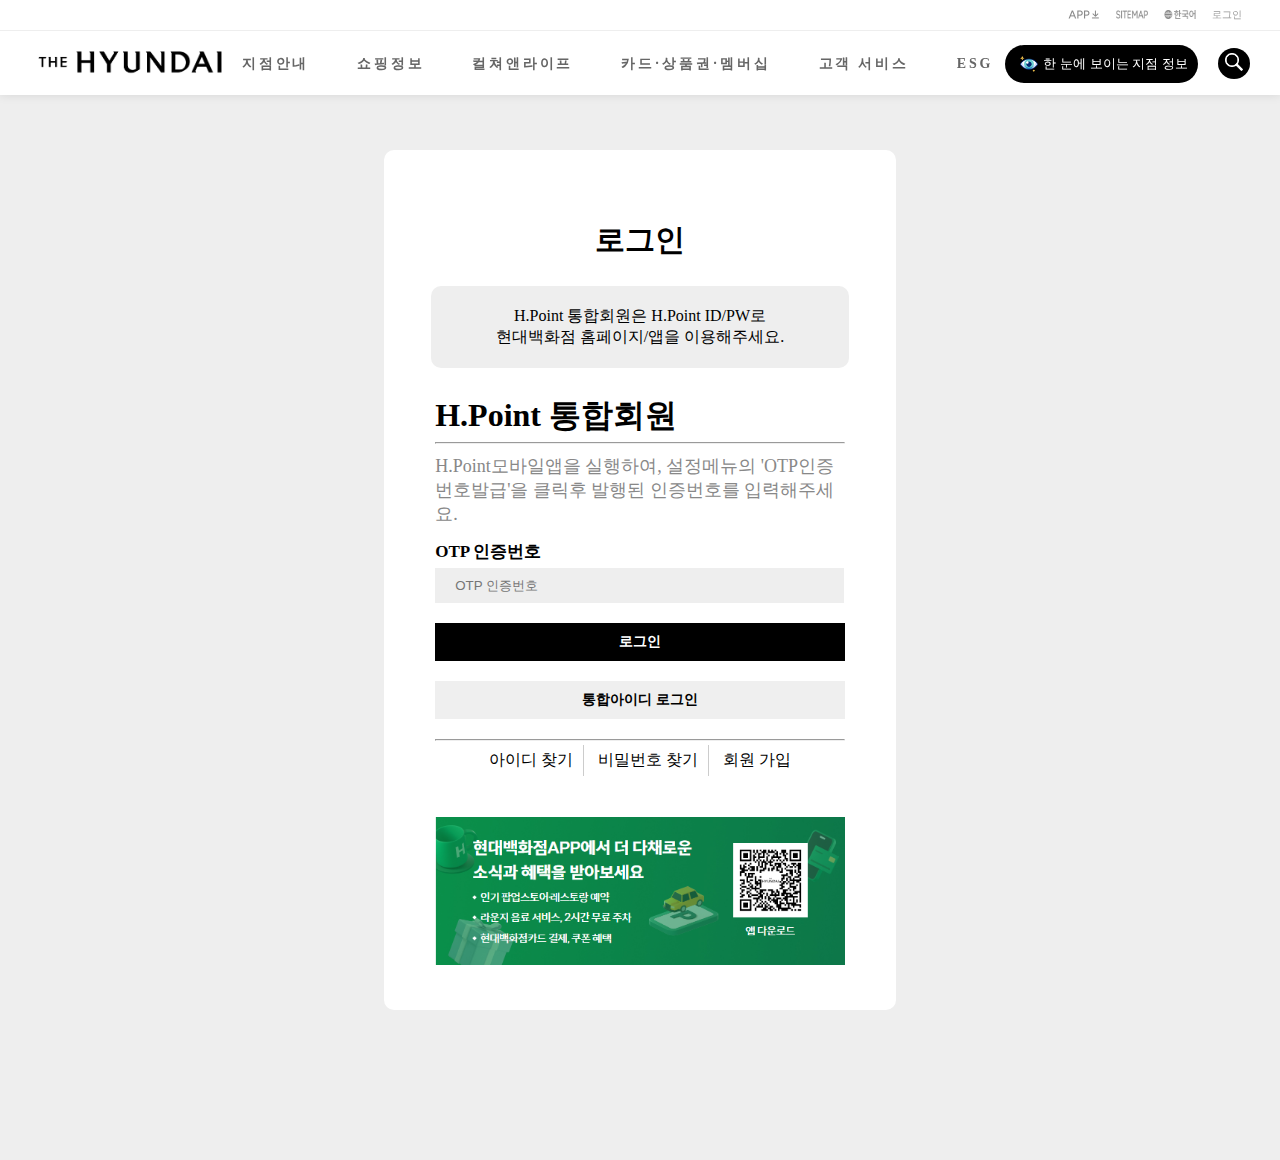
<file: otpLogin.html>
<!DOCTYPE html>
<html lang="ko">
<head>
  <meta charset="UTF-8">
  <meta name="viewport" content="width=device-width, initial-scale=1.0">
  <link rel="icon" href="images/hdds_favicon.png"/>
  <title> 판교점 메인 | 현대백화점</title>
  <!--폰트 -->
  <style>
    @import url(css/main.css);
    @import url(css/login.css);
    @import url(css/otpLogin.css);
  </style>
</head>
<body>
  <header id="header" class="header">
    <nav class="navi_Util">
      <div class="containerUtilWrap">
        <ul class="list_util">
          <li class="util_app">
            <a href="https://www.ehyundai.com/app/index.html"> <!--앱 설치 주소 -->
              <img src="images/icon/ICON_app.png" alt="애플리케이션 다운로드">
            </a>
          </li>
          <li class="util_sitemap">
            <a href="http://www.ehyundai.com/newPortal/sitemap/SM000001_M.do"> <!--사이트맵 주소-->
              <img src="images/icon/ICON_sitemap.png" alt="사이트맵">
            </a>
          </li>
          <li class="util_language">
            <a href="#"> <!--번역 -->
              <img src="images/icon/ICON_selected_kr.png" alt="번역">
            </a>
          </li>
          <li>
            <div type="button" class="loginTopBtn" onclick="location.href='login.html'">로그인</div>
          </li>
        </ul>
      </div>
    </nav>
    <nav id="navi_MarketService">
      <div class="container_MarketServiceWrap">
          <a href="index.html">
            <img class="logo" src="images/hd_logo.png" alt="더 현대 로고">
          </a>
          <ul class="list_MarketService">
            <li id="li_storeInfo" onmouseover="showDetail('#storeInfo')" onmouseleave="hideDetail('#storeInfo')">지점안내</li>
            <li id="li_shopInfo" onmouseover="showDetail('#shopping_info')" onmouseleave="hideDetail('#shopping_info')">쇼핑정보</li>
            <li id="li_cultureLife" onmouseover="showDetail('#cultureLife')" onmouseleave="hideDetail('#cultureLife')">컬쳐앤라이프</li>
            <li id="li_card" onmouseover="showDetail('#card')" onmouseleave="hideDetail('#card')">카드·상품권·멤버십</li>
            <li id="li_clientService" onmouseover="showDetail('#clientService')" onmouseleave="hideDetail('#clientService')">고객 서비스</li>
            <li id="li_ESG" onmouseover="showDetail('#ESG')" onmouseleave="hideDetail('#ESG')">ESG</li>
          </ul>
          <div id="searchBtn_container">
            <button class="roundBtn" type="button" onclick="showBranchDetail('#BranchDetail')"><img src="images/icon/icon-eye.png" alt="눈 아이콘">한 눈에 보이는 지점 정보</button>
            <button class="searchBtn" type="button"><img src="images/ICON_magnifier_noneBg_white.png" alt="돋보기 아이콘" onclick="showDetail('#searchSection')"></button>
          </div>
      </div>
    </nav>
    <section id="storeInfo" class="hiddenDetail" onmouseenter="showDetail('#storeInfo')" onmouseleave="hideDetail('#storeInfo')">
        <div class="detailsTitles">
            <ul class="listTitle">
                <li id="list_theHd" onmouseenter="showListDetail('list_theHdItems')">더 현대</li>
                <li id="list_hdds" onmouseenter="showListDetail('list_hddsItems')" >현대백화점</li>
                <li id="list_hdol" onmouseenter="showListDetail('list_hdolItems')">현대아울렛</li>
            </ul>
        </div>
        <div class="details">
            <div id="list_theHdItems">
                <ul class="listItems">
                    <li><a href="https://www.ehyundai.com/newPortal/DP/DP000000_V.do?branchCd=B00140000">더 현대 서울</a></li>
                    <li><a href="https://www.ehyundai.com/newPortal/DP/DP000000_V.do?branchCd=B00146000">더 현대 대구</a></li>
                </ul>
            </div>
            <div id="list_hddsItems">
                <ul class="listItems">
                  <li>서울점
                    <ul>
                      <li><a href="https://www.ehyundai.com/newPortal/DP/DP000000_V.do?branchCd=B00121000">압구정본점</a></li>
                      <li><a href="https://www.ehyundai.com/newPortal/DP/DP000000_V.do?branchCd=B00122000">무역센터점</a></li>
                      <li><a href="https://www.ehyundai.com/newPortal/DP/DP000000_V.do?branchCd=B00126000">천호점</a></li>
                      <li><a href="https://www.ehyundai.com/newPortal/DP/DP000000_V.do?branchCd=B00127000">신촌점</a></li>
                      <li><a href="https://www.ehyundai.com/newPortal/DP/DP000000_V.do?branchCd=B00141000">미아점</a></li>
                      <li><a href="https://www.ehyundai.com/newPortal/DP/DP000000_V.do?branchCd=B00142000">목동점</a></li>
                    </ul>
                  </li>
                  <li>수도권점
                    <ul>
                      <li><a href="https://www.ehyundai.com/newPortal/DP/DP000000_V.do?branchCd=B00143000">중동점</a></li>
                      <li><a href="https://www.ehyundai.com/newPortal/DP/DP000000_V.do?branchCd=B00145000">킨텍스점</a></li>
                      <li><a href="https://www.ehyundai.com/newPortal/DP/DP000000_V.do?branchCd=B00149000">디큐브시티</a></li>
                      <li><a href="https://www.ehyundai.com/newPortal/DP/DP000000_V.do?branchCd=B00148000">판교점</a></li>
                    </ul>
                  </li>
                  <li>지방점
                    <ul>
                      <li><a href="https://www.ehyundai.com/newPortal/DP/DP000000_V.do?branchCd=B00124000">부산점(준비중)</a></li>
                      <li><a href="https://www.ehyundai.com/newPortal/DP/DP000000_V.do?branchCd=B00129000">울산점</a></li>
                      <li><a href="https://www.ehyundai.com/newPortal/DP/DP000000_V.do?branchCd=B00125000">울산동구점</a></li>
                      <li><a href="https://www.ehyundai.com/newPortal/DP/DP000000_V.do?branchCd=B00147000">충청점</a></li>
                    </ul>
                  </li>
                </ul>
            </div>
            <div id="list_hdolItems">
                <ul class="listItems">
                    <li><a href="https://www.ehyundai.com/newPortal/outlet/DP/DP000000_V.do?branchCd=B00172000">김포점</a></li>
                    <li><a href="https://www.ehyundai.com/newPortal/outlet/DP/DP000000_V.do?branchCd=B00174000">송도점</a></li>
                    <li><a href="https://www.ehyundai.com/newPortal/outlet/DP/DP000000_V.do?branchCd=B00177000">대전점</a></li>
                    <li><a href="https://www.ehyundai.com/newPortal/outlet/DP/DP000000_V.do?branchCd=B00178000">SPACE 1</a></li>
                    <li><a href="https://www.ehyundai.com/newPortal/outlet/DP/DP000000_V.do?branchCd=B00173000">동대문점</a></li>
                    <li><a href="https://www.ehyundai.com/newPortal/outlet/DP/DP000000_V.do?branchCd=B00171000">가산점</a></li>
                    <li><a href="https://www.ehyundai.com/newPortal/outlet/DP/DP000000_V.do?branchCd=B00175000">가든파이브점</a></li>
                    <li><a href="https://www.ehyundai.com/newPortal/outlet/DP/DP000000_V.do?branchCd=B00176000">대구점</a></li>
                </ul>
            </div>
        </div>
    </section>
    <section id ="shopping_info" class="hiddenDetail"  onmouseenter="showDetail('#shopping_info')"  onmouseleave="hideDetail('#shopping_info')">
      <div class="detail_infoWrap">
        <ul class="detail_infoTitles">
          <li>컨템포러리
            <ul class="detail_infoDetails">
              <li><a href="https://www.ehyundai.com/newPortal/shop/FM000001_L.do">FOURM</a></li>
              <li><a href="https://www.ehyundai.com/newPortal/shop/FM000004_V.do">톰그레이하운드</a></li>
              <li><a href="https://www.ehyundai.com/newPortal/shop/FS000001_V.do">PEER</a></li>
            </ul>
          </li>
          <li>해외패션
            <ul class="detail_infoDetails">
              <li><a href="https://www.ehyundai.com/newPortal/shop/FS000002_V.do">THE BASH</a></li>
              <li><a href="https://www.ehyundai.com/newPortal/shop/OW000000_L.do">오프웍스</a></li>
              <li><a href="https://www.ehyundai.com/newPortal/shop/FS000003_V.do">LABELS</a></li>
              <li><a href="https://www.ehyundai.com/newPortal/shop/SS000000_L.do">슈페이스</a></li>
              <li><a href="https://www.ehyundai.com/newPortal/shop/SL000000_L.do">슈라이브러리</a></li>
            </ul>
          </li>
          <li>리빙
            <ul class="detail_infoDetails">
              <li><a href="https://www.ehyundai.com/newPortal/shop/LV000001_V.do">HBYH</a></li>
              <li><a href="https://www.ehyundai.com/newPortal/shop/WM000000_L.do">위마켓</a></li>
              <li><a href="https://www.ehyundai.com/newPortal/shop/LP000000_L.do">르쁠라 H</a></li>
            </ul>
          </li>
          <li>현대식품관
            <ul class="detail_infoDetails">
              <li><a href="https://www.ehyundai.com/newPortal/shop/MM000000_L.do">명인명촌</a></li>
              <li><a href="https://www.ehyundai.com/newPortal/shop/WW000000_L.do">와인웍스</a></li>
              <li><a href="https://www.ehyundai.com/newPortal/shop/OT000000_L.do">원테이블</a></li>
            </ul>
          </li>
        </ul>
      </div>
    </section>
    <section id="cultureLife" class="hiddenDetail"  onmouseenter="showDetail('#cultureLife')"  onmouseleave="hideDetail('#cultureLife')">
      <div class="detail_infoWrap">
        <ul class="detail_infoTitles">
          <li>CH1985·문화센터
            <ul class="detail_infoDetails">
              <li><a href="https://www.ehyundai.com/newCulture/CT/CT000001_M.do">CH 1985</a>
              <li><a href="https://www.ehyundai.com/newCulture/CT/CT010100_L.do">문화센터</a></li>
              <li><a href="https://www.ehyundai.com/newPortal/member/HD/HD001000_M.do">나의 강의실</a></li>
              <li><a href="https://www.ehyundai.com/newCulture/CT/CT010300_M.do">이용 안내</a></li>
              <li><a href="https://www.youtube.com/@thehyundaiculture">공식 유튜브</a></li>
              <li><a href="https://www.instargram.com/thehyundaiculture/">공식 인스타그램</a></li>
              <li><a href="https://blog.naver.com/hculturecenter">공식 블로그</a></li>
            </ul>
          </li>
          <li>전시 · 공연
            <ul class="detail_infoDetails">
              <li><a href="https://www.ehyundai.com/newCulture/EH/EH000003_L.do">공간 소개</a></li>
              <li><a href="https://www.ehyundai.com/newCulture/EH/EH000001_L.do?bbsCd=210">진행 중인 전시 · 공연</a></li>
              <li><a href="https://www.ehyundai.com/newCulture/EH/EH000002_L.do?bbsCd=210">지난 전시 · 공연</a></li>
            </ul>
          </li>
        </ul>
      </div>
    </section>
    <section id="card" class="hiddenDetail"  onmouseenter="showDetail('#card')" onmouseleave="hideDetail('#card')">
      <div class="detail_infoWrap">
        <ul class="detail_infoTitles">
          <li>현대백화점카드
            <ul class="detail_infoDetails">
              <li><a href="https://www.ehyundai.com/newPortal/card/TB/TB000000_M.do">카드 소개 및 혜택</a></li>
              <li><a href="https://www.ehyundai.com/newPortal/card/CA/CA000000_V.do">카드 신청</a></li>
              <li><a href="https://www.ehyundai.com/newPortal/member/HD/HD001000_M.do">나의 백화점카드</a></li>
              <li><a href="https://www.ehyundai.com/newPortal/card/UI/UI000001_L.do">이용 안내</a></li>   
              <li><a href="https://www.ehyundai.com/newPortal/card/CO/CO000002_V.do">법인카드</a></li>   
              <li><a href="https://www.ehyundai.com/newPortal/member/HD/HD001000_M.do">웰컴 라운지</a></li>   
              <li><a href="http://www.ehyundai.com/newPortal/card/MC/MC000030_V.do">공인인증센터</a></li>   
            </ul>
          </li>
          <li>상품권
            <ul class="detail_infoDetails">
              <li><a href="https://www.ehyundai.com/newPortal/GC/GC000001_V.do">상품권</a></li>
              <li><a href="https://www.ehyundai.com/newPortal/GC/GC000002_V.do">모바일 교환권</a></li>
              <li><a href="https://www.ehyundai.com/newPortal/GC/GC000003_V.do">구입 안내</a></li>
            </ul>
          </li>
          <li>멤버십
            <ul class="detail_infoDetails">
              <li><a href="https://www.ehyundai.com/newPortal/card/HP/HP00001_V.do">H.Point</a></li>
              <li><a href="https://www.ehyundai.com/newPortal/card/WD/main_clubwedding.do">클럽웨딩</a></li>
            </ul>
          </li>
        </ul>
      </div>
    </section>
    <section id="clientService" class="hiddenDetail"  onmouseenter="showDetail('#clientService')"  onmouseleave="hideDetail('#clientService')">
      <div class="detail_infoWrap" style="width: 80%;">
        <ul class="detail_infoTitles">
          <li>VIP 프로그램
            <ul class="detail_infoDetails">
              <li><a href="https://www.ehyundai.com/newPortal/CS/TB000012_V.do">선정기준</a></li>
              <li><a href="https://www.ehyundai.com/newPortal/CS/TB000013_V.do">VIP혜택</a></li>
              <li><a href="https://www.ehyundai.com/newPortal/CS/CS000008_V.do">마일리지 적립</a></li>
              <li><a href="https://www.ehyundai.com/newPortal/CS/CS000009_V.do">리워드</a></li>   
            </ul>
          </li>
          <li>고객서비스
            <ul class="detail_infoDetails">
              <li><a href="ClientNoticeBoard.html">고객의의견</a></li>
              <li><a href="https://www.ehyundai.com/newPortal/CS/CS006000_M.do">자주 하는질문</a></li>
              <li><a href="https://www.ehyundai.com/newPortal/CS/CS000004_V.do">서비스안내</a></li>
              <li><a href="https://www.ehyundai.com/newPortal/CS/CS006001_M.do">주요문의처</a></li>
              <li><a href="https://www.ehyundai.com/newPortal/HBSS/main.do">배송조회</a></li>
              <li><a href="https://www.ehyundai.com/newPortal/NS/NS000002_L.do">공지사항</a></li>
              <li><a href="https://www.ehyundai.com/newPortal/VH/VH003000_M.do">행복 인사이트 위원회</a></li>
              <li><a href="https://www.ehyundai.com/newPortal/CS/CS006002_M.do">비대면 결제</a></li>
            </ul>
          </li>
          <li>이벤트
            <ul class="detail_infoDetails">
              <li><a href="https://www.ehyundai.com/newPortal/EV/EV000001_L.do">진행 이벤트</a></li>
              <li><a href="https://www.ehyundai.com/newPortal/EV/EV000003_L.do">당첨자 발표</a></li>
              <li><a href="https://www.ehyundai.com/newPortal/EV/EV000005.do?tab=intro">어린이그림그리기대회</a></li>
            </ul>
          </li>
          <li>채널
            <ul class="detail_infoDetails">
              <li><a href="https://thehyundaifont.com/">서체 다운로드</a></li>
              <li><a href="https://www.youtube.com/channel/UCqaSfiTyF72tSdi5TZ-HHmg">유튜브</a></li>
              <li><a href="https://www.instagram.com/the_hyundai/">인스타그램</a></li>
              <li><a href="https://thehyundaiblog.com/">블로그</a></li>
              <li><a href="https://m.post.naver.com/my.nhn?memberNo=46666064">포스트</a></li>
            </ul>
          </li>
          <li>콘텐츠
            <ul class="detail_infoDetails">
              <li><a href="https://www.ehyundai.com/newPortal/ST/ST007001_M.do">STYLE매거진</a></li>
              <li><a href="https://www.ehyundai.com/newPortal/ST/TS0000001_L.do">3분쇼핑</a></li>
              <li><a href="https://www.ehyundai.com/newPortal/ST/ED0000001_L.do">애디토리얼</a></li>
              <li><a href="https://www.ehyundai.com/newPortal/ST/GR0000001_L.do">그로서리 가이드</a></li>
            </ul>
          </li>
        </ul>
      </div>
    </section>
    <section id="ESG" class="hiddenDetail" onmouseenter="showDetail('#ESG')" onmouseleave="hideDetail('#ESG')">
      <div class="detail_infoWrap">
        <ul class="detail_infoTitles">
          <li>ESG경영
            <ul class="detail_infoDetails">
              <li><a href="https://www.ehyundai.com/newPortal/RC/ESG00002_V.do?n=1">ESG 경영 체계</a></li>
              <li><a href="https://www.ehyundai.com/newPortal/RC/ENV00001_V.do?n=1">환경</a></li>
              <li><a href="https://www.ehyundai.com/newPortal/RC/CSR00002_V.do?n=1">사회</a></li>
              <li><a href="https://www.ehyundai.com/newPortal/RC/ESG00001_V.do?n=1">ESG 정보공시</a></li>
              <li><a href="https://www.ehyundai.com/newPortal/RC/RP000001_V.do?n=1">ESG 보고서</a></li>
            </ul>
          </li>
        </ul>
      </div>
    </section>
    <section id="BranchDetail" class="hiddenBrDetail">
      <div class="BranchDetailWrap">
        <ul>
          <li id="Popuplist_theHd" onclick="showPopupList('Popuplist_theHdItems','Popuplist_theHd')">더 현대</li>
          <li id="Popuplist_hdds" onclick="showPopupList('Popuplist_hddsItems','Popuplist_hdds')">현대백화점</li>
          <li id="Popuplist_hdol" onclick="showPopupList('Popuplist_hdolItems','Popuplist_hdol')">현대아울렛</li>
        </ul>
        <hr style="color: #ccc;">
        <div class="PopupDetail">
          <div id="Popuplist_theHdItems" >
              <ul id="theHdUl" class="PopuplistItems">
                  <li><a href="https://www.ehyundai.com/newPortal/DP/DP000000_V.do?branchCd=B00140000">더 현대 서울</a></li>
                  <li><a href="https://www.ehyundai.com/newPortal/DP/DP000000_V.do?branchCd=B00146000">더 현대 대구</a></li>
              </ul>
          </div>
          <div id="Popuplist_hddsItems" >
              <ul class="PopuplistItems">
                <li>서울점
                  <ul>
                    <li><a href="https://www.ehyundai.com/newPortal/DP/DP000000_V.do?branchCd=B00121000">압구정본점</a></li>
                    <li><a href="https://www.ehyundai.com/newPortal/DP/DP000000_V.do?branchCd=B00122000">무역센터점</a></li>
                    <li><a href="https://www.ehyundai.com/newPortal/DP/DP000000_V.do?branchCd=B00126000">천호점</a></li>
                    <li><a href="https://www.ehyundai.com/newPortal/DP/DP000000_V.do?branchCd=B00127000">신촌점</a></li>
                    <li><a href="https://www.ehyundai.com/newPortal/DP/DP000000_V.do?branchCd=B00141000">미아점</a></li>
                    <li><a href="https://www.ehyundai.com/newPortal/DP/DP000000_V.do?branchCd=B00142000">목동점</a></li>
                  </ul>
                </li>
                <li>수도권점
                  <ul>
                    <li><a href="https://www.ehyundai.com/newPortal/DP/DP000000_V.do?branchCd=B00143000">중동점</a></li>
                    <li><a href="https://www.ehyundai.com/newPortal/DP/DP000000_V.do?branchCd=B00145000">킨텍스점</a></li>
                    <li><a href="https://www.ehyundai.com/newPortal/DP/DP000000_V.do?branchCd=B00149000">디큐브시티</a></li>
                    <li><a href="https://www.ehyundai.com/newPortal/DP/DP000000_V.do?branchCd=B00148000">판교점</a></li>
                  </ul>
                </li>
                <li>지방점
                  <ul>
                    <li><a href="https://www.ehyundai.com/newPortal/DP/DP000000_V.do?branchCd=B00124000">부산점(준비중)</a></li>
                    <li><a href="https://www.ehyundai.com/newPortal/DP/DP000000_V.do?branchCd=B00129000">울산점</a></li>
                    <li><a href="https://www.ehyundai.com/newPortal/DP/DP000000_V.do?branchCd=B00125000">울산동구점</a></li>
                    <li><a href="https://www.ehyundai.com/newPortal/DP/DP000000_V.do?branchCd=B00147000">충청점</a></li>
                  </ul>
                </li>
              </ul>
          </div>
          <div id="Popuplist_hdolItems" >
              <ul id="hdolUl" class="PopuplistItems">
                  <li><a href="https://www.ehyundai.com/newPortal/outlet/DP/DP000000_V.do?branchCd=B00172000">김포점</a></li>
                  <li><a href="https://www.ehyundai.com/newPortal/outlet/DP/DP000000_V.do?branchCd=B00174000">송도점</a></li>
                  <li><a href="https://www.ehyundai.com/newPortal/outlet/DP/DP000000_V.do?branchCd=B00177000">대전점</a></li>
                  <li><a href="https://www.ehyundai.com/newPortal/outlet/DP/DP000000_V.do?branchCd=B00178000">SPACE 1</a></li>
                  <li><a href="https://www.ehyundai.com/newPortal/outlet/DP/DP000000_V.do?branchCd=B00173000">동대문점</a></li>
                  <li><a href="https://www.ehyundai.com/newPortal/outlet/DP/DP000000_V.do?branchCd=B00171000">가산점</a></li>
                  <li><a href="https://www.ehyundai.com/newPortal/outlet/DP/DP000000_V.do?branchCd=B00175000">가든파이브점</a></li>
                  <li><a href="https://www.ehyundai.com/newPortal/outlet/DP/DP000000_V.do?branchCd=B00176000">대구점</a></li>
              </ul>
          </div>
        </div>
      </div>
    </section>
    <section id="searchSection" class="hiddenDetail" onmouseleave="hideDetail('#searchSection')">
      <div>
        <div id="searchBarWrap">
          <input id="searchBar_inputArea" type="text" placeholder="검색할 내용을 입력하세요"><button id="searchBtn" type="button">검색</button>
        </div>
        <div id="keyword_wrap">
          <div>
            <h1>최근 검색어</h1>
          </div>
          <div id="rec_keyword">
            <h1>추천 검색어</h1>
            <p># 할인정보</p>
            <p># 현대카드</p>
          </div> 
        </div> 
      </div>
    </section>
  </header>
  <section id="loginArea">
    <div id="container">
      <header>
        <h1>로그인</h1>
        <div id="loginNoticeBox"><p>H.Point 통합회원은 H.Point ID/PW로<br>
          현대백화점 홈페이지/앱을 이용해주세요.</p></div>
      </header>
      <div>
        <h1>H.Point 통합회원</h1>
      </div>
      <hr>
      <section>
        <p id="otpNoticeText">H.Point모바일앱을 실행하여, 설정메뉴의 'OTP인증번호발급'을 클릭후 발행된 인증번호를 입력해주세요.</p>
        <form id="loginForm" action="">
          <ul>
            <li><label>OTP 인증번호<br><input id="userId" type="text" placeholder="OTP 인증번호 "></label></li>
          </ul>
          <button id="loginBtn" class="loginBtn" type="submit">로그인</button>
        </form>
        <button class="OTP" type="submit" onclick="location.href='login.html'">통합아이디 로그인</button>
      </section>
      <hr>
      <footer>
        <div><a href="none.html">아이디 찾기</a></div>
        <div><a href="nont.html">비밀번호 찾기</a></div>
        <div><a href="signin.html">회원 가입</a></div>
      </footer>
      <div id="loginBanner">
        <img src="images/QrLogin.PNG" alt="QR 로그인">
      </div>
    </div>
  </section>
  <script src="js/headerNavi.js"></script>
</body>
</html>
</file>
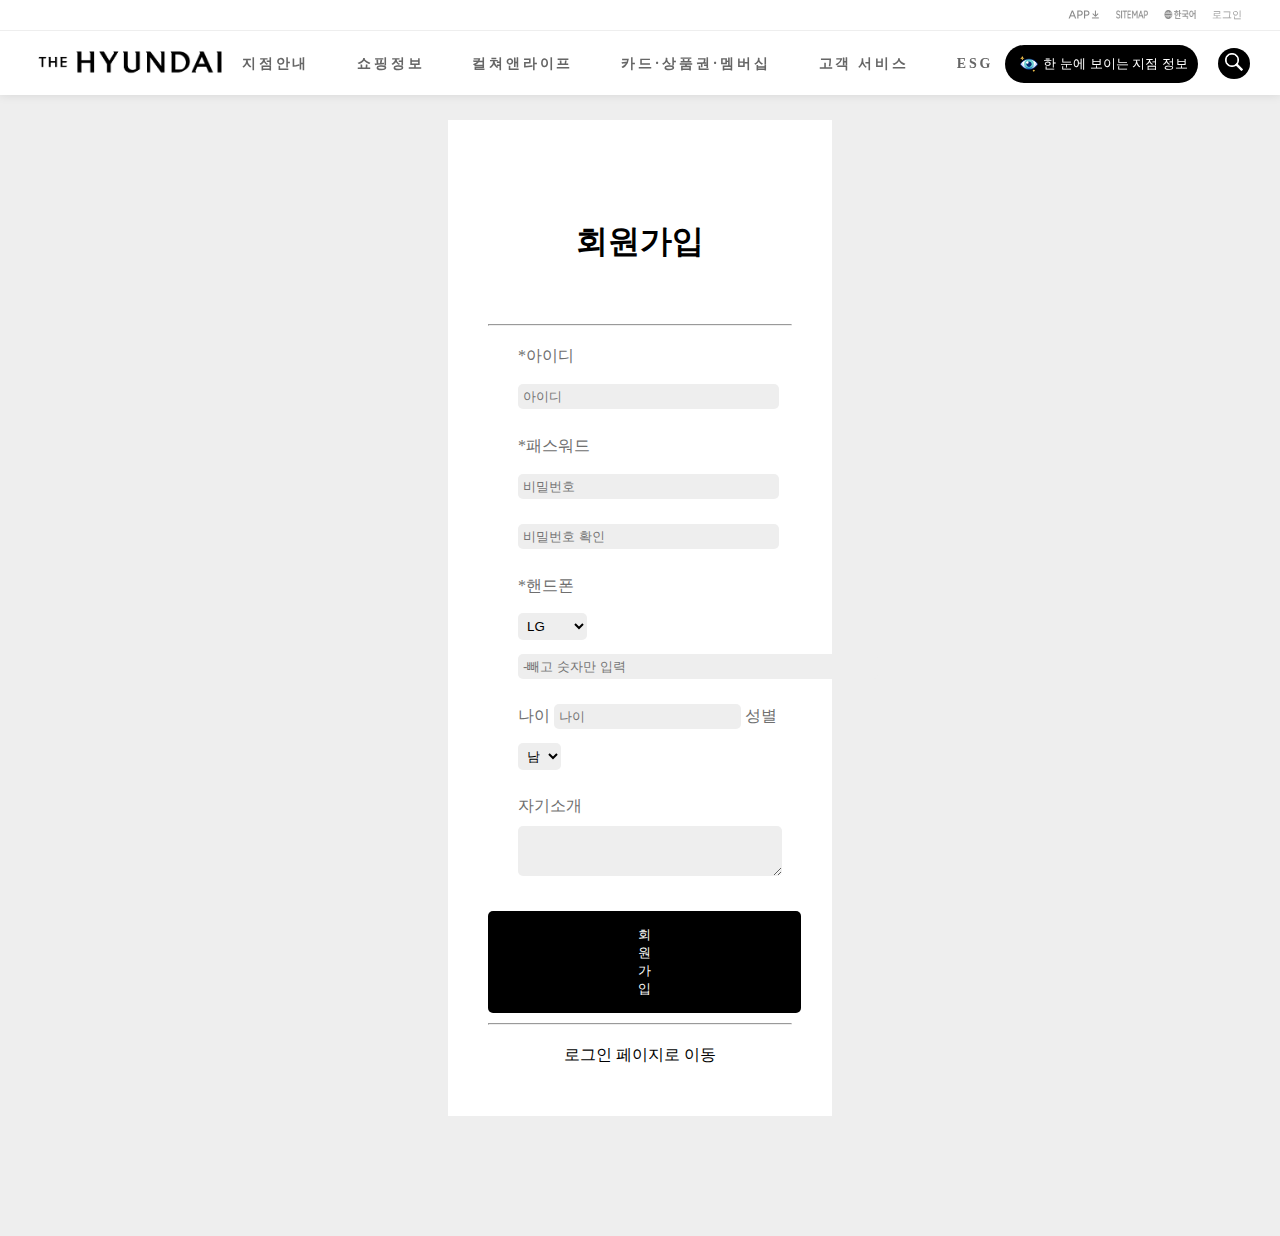
<file: signin.html>
<!DOCTYPE html>
<html lang="ko">
<head>
  <meta charset="UTF-8">
  <link rel="icon" href="images/hdds_favicon.png"/>
  <title> 판교점 메인 | 현대백화점</title>
  <style>
    @import url('css/signin.css');
    @import url('css/main.css');
  </style>
</head>
<body>
  <header id="header" class="header">
    <nav class="navi_Util">
      <div class="containerUtilWrap">
        <ul class="list_util">
          <li class="util_app">
            <a href="https://www.ehyundai.com/app/index.html"> <!--앱 설치 주소 -->
              <img src="images/icon/ICON_app.png" alt="애플리케이션 다운로드">
            </a>
          </li>
          <li class="util_sitemap">
            <a href="http://www.ehyundai.com/newPortal/sitemap/SM000001_M.do"> <!--사이트맵 주소-->
              <img src="images/icon/ICON_sitemap.png" alt="사이트맵">
            </a>
          </li>
          <li class="util_language">
            <a href="#"> <!--번역 -->
              <img src="images/icon/ICON_selected_kr.png" alt="번역">
            </a>
          </li>
          <li>
            <div type="button" class="loginTopBtn" onclick="location.href='login.html'">로그인</div>
          </li>
        </ul>
      </div>
    </nav>
    <nav id="navi_MarketService">
      <div class="container_MarketServiceWrap">
          <a href="index.html">
            <img class="logo" src="images/hd_logo.png" alt="더 현대 로고">
          </a>
          <ul class="list_MarketService">
            <li id="li_storeInfo" onmouseover="showDetail('#storeInfo')" onmouseleave="hideDetail('#storeInfo')">지점안내</li>
            <li id="li_shopInfo" onmouseover="showDetail('#shopping_info')" onmouseleave="hideDetail('#shopping_info')">쇼핑정보</li>
            <li id="li_cultureLife" onmouseover="showDetail('#cultureLife')" onmouseleave="hideDetail('#cultureLife')">컬쳐앤라이프</li>
            <li id="li_card" onmouseover="showDetail('#card')" onmouseleave="hideDetail('#card')">카드·상품권·멤버십</li>
            <li id="li_clientService" onmouseover="showDetail('#clientService')" onmouseleave="hideDetail('#clientService')">고객 서비스</li>
            <li id="li_ESG" onmouseover="showDetail('#ESG')" onmouseleave="hideDetail('#ESG')">ESG</li>
          </ul>
          <div id="searchBtn_container">
            <button class="roundBtn" type="button" onclick="showBranchDetail('#BranchDetail')"><img src="images/icon/icon-eye.png" alt="눈 아이콘">한 눈에 보이는 지점 정보</button>
            <button class="searchBtn" type="button"><img src="images/ICON_magnifier_noneBg_white.png" alt="돋보기 아이콘" onclick="showDetail('#searchSection')"></button>
          </div>
      </div>
    </nav>
    <section id="storeInfo" class="hiddenDetail" onmouseenter="showDetail('#storeInfo')" onmouseleave="hideDetail('#storeInfo')">
        <div class="detailsTitles">
            <ul class="listTitle">
                <li id="list_theHd" onmouseenter="showListDetail('list_theHdItems')">더 현대</li>
                <li id="list_hdds" onmouseenter="showListDetail('list_hddsItems')" >현대백화점</li>
                <li id="list_hdol" onmouseenter="showListDetail('list_hdolItems')">현대아울렛</li>
            </ul>
        </div>
        <div class="details">
            <div id="list_theHdItems">
                <ul class="listItems">
                    <li><a href="https://www.ehyundai.com/newPortal/DP/DP000000_V.do?branchCd=B00140000">더 현대 서울</a></li>
                    <li><a href="https://www.ehyundai.com/newPortal/DP/DP000000_V.do?branchCd=B00146000">더 현대 대구</a></li>
                </ul>
            </div>
            <div id="list_hddsItems">
                <ul class="listItems">
                  <li>서울점
                    <ul>
                      <li><a href="https://www.ehyundai.com/newPortal/DP/DP000000_V.do?branchCd=B00121000">압구정본점</a></li>
                      <li><a href="https://www.ehyundai.com/newPortal/DP/DP000000_V.do?branchCd=B00122000">무역센터점</a></li>
                      <li><a href="https://www.ehyundai.com/newPortal/DP/DP000000_V.do?branchCd=B00126000">천호점</a></li>
                      <li><a href="https://www.ehyundai.com/newPortal/DP/DP000000_V.do?branchCd=B00127000">신촌점</a></li>
                      <li><a href="https://www.ehyundai.com/newPortal/DP/DP000000_V.do?branchCd=B00141000">미아점</a></li>
                      <li><a href="https://www.ehyundai.com/newPortal/DP/DP000000_V.do?branchCd=B00142000">목동점</a></li>
                    </ul>
                  </li>
                  <li>수도권점
                    <ul>
                      <li><a href="https://www.ehyundai.com/newPortal/DP/DP000000_V.do?branchCd=B00143000">중동점</a></li>
                      <li><a href="https://www.ehyundai.com/newPortal/DP/DP000000_V.do?branchCd=B00145000">킨텍스점</a></li>
                      <li><a href="https://www.ehyundai.com/newPortal/DP/DP000000_V.do?branchCd=B00149000">디큐브시티</a></li>
                      <li><a href="https://www.ehyundai.com/newPortal/DP/DP000000_V.do?branchCd=B00148000">판교점</a></li>
                    </ul>
                  </li>
                  <li>지방점
                    <ul>
                      <li><a href="https://www.ehyundai.com/newPortal/DP/DP000000_V.do?branchCd=B00124000">부산점(준비중)</a></li>
                      <li><a href="https://www.ehyundai.com/newPortal/DP/DP000000_V.do?branchCd=B00129000">울산점</a></li>
                      <li><a href="https://www.ehyundai.com/newPortal/DP/DP000000_V.do?branchCd=B00125000">울산동구점</a></li>
                      <li><a href="https://www.ehyundai.com/newPortal/DP/DP000000_V.do?branchCd=B00147000">충청점</a></li>
                    </ul>
                  </li>
                </ul>
            </div>
            <div id="list_hdolItems">
                <ul class="listItems">
                    <li><a href="https://www.ehyundai.com/newPortal/outlet/DP/DP000000_V.do?branchCd=B00172000">김포점</a></li>
                    <li><a href="https://www.ehyundai.com/newPortal/outlet/DP/DP000000_V.do?branchCd=B00174000">송도점</a></li>
                    <li><a href="https://www.ehyundai.com/newPortal/outlet/DP/DP000000_V.do?branchCd=B00177000">대전점</a></li>
                    <li><a href="https://www.ehyundai.com/newPortal/outlet/DP/DP000000_V.do?branchCd=B00178000">SPACE 1</a></li>
                    <li><a href="https://www.ehyundai.com/newPortal/outlet/DP/DP000000_V.do?branchCd=B00173000">동대문점</a></li>
                    <li><a href="https://www.ehyundai.com/newPortal/outlet/DP/DP000000_V.do?branchCd=B00171000">가산점</a></li>
                    <li><a href="https://www.ehyundai.com/newPortal/outlet/DP/DP000000_V.do?branchCd=B00175000">가든파이브점</a></li>
                    <li><a href="https://www.ehyundai.com/newPortal/outlet/DP/DP000000_V.do?branchCd=B00176000">대구점</a></li>
                </ul>
            </div>
        </div>
    </section>
    <section id ="shopping_info" class="hiddenDetail"  onmouseenter="showDetail('#shopping_info')"  onmouseleave="hideDetail('#shopping_info')">
      <div class="detail_infoWrap">
        <ul class="detail_infoTitles">
          <li>컨템포러리
            <ul class="detail_infoDetails">
              <li><a href="https://www.ehyundai.com/newPortal/shop/FM000001_L.do">FOURM</a></li>
              <li><a href="https://www.ehyundai.com/newPortal/shop/FM000004_V.do">톰그레이하운드</a></li>
              <li><a href="https://www.ehyundai.com/newPortal/shop/FS000001_V.do">PEER</a></li>
            </ul>
          </li>
          <li>해외패션
            <ul class="detail_infoDetails">
              <li><a href="https://www.ehyundai.com/newPortal/shop/FS000002_V.do">THE BASH</a></li>
              <li><a href="https://www.ehyundai.com/newPortal/shop/OW000000_L.do">오프웍스</a></li>
              <li><a href="https://www.ehyundai.com/newPortal/shop/FS000003_V.do">LABELS</a></li>
              <li><a href="https://www.ehyundai.com/newPortal/shop/SS000000_L.do">슈페이스</a></li>
              <li><a href="https://www.ehyundai.com/newPortal/shop/SL000000_L.do">슈라이브러리</a></li>
            </ul>
          </li>
          <li>리빙
            <ul class="detail_infoDetails">
              <li><a href="https://www.ehyundai.com/newPortal/shop/LV000001_V.do">HBYH</a></li>
              <li><a href="https://www.ehyundai.com/newPortal/shop/WM000000_L.do">위마켓</a></li>
              <li><a href="https://www.ehyundai.com/newPortal/shop/LP000000_L.do">르쁠라 H</a></li>
            </ul>
          </li>
          <li>현대식품관
            <ul class="detail_infoDetails">
              <li><a href="https://www.ehyundai.com/newPortal/shop/MM000000_L.do">명인명촌</a></li>
              <li><a href="https://www.ehyundai.com/newPortal/shop/WW000000_L.do">와인웍스</a></li>
              <li><a href="https://www.ehyundai.com/newPortal/shop/OT000000_L.do">원테이블</a></li>
            </ul>
          </li>
        </ul>
      </div>
    </section>
    <section id="cultureLife" class="hiddenDetail"  onmouseenter="showDetail('#cultureLife')"  onmouseleave="hideDetail('#cultureLife')">
      <div class="detail_infoWrap">
        <ul class="detail_infoTitles">
          <li>CH1985·문화센터
            <ul class="detail_infoDetails">
              <li><a href="https://www.ehyundai.com/newCulture/CT/CT000001_M.do">CH 1985</a>
              <li><a href="https://www.ehyundai.com/newCulture/CT/CT010100_L.do">문화센터</a></li>
              <li><a href="https://www.ehyundai.com/newPortal/member/HD/HD001000_M.do">나의 강의실</a></li>
              <li><a href="https://www.ehyundai.com/newCulture/CT/CT010300_M.do">이용 안내</a></li>
              <li><a href="https://www.youtube.com/@thehyundaiculture">공식 유튜브</a></li>
              <li><a href="https://www.instargram.com/thehyundaiculture/">공식 인스타그램</a></li>
              <li><a href="https://blog.naver.com/hculturecenter">공식 블로그</a></li>
            </ul>
          </li>
          <li>전시 · 공연
            <ul class="detail_infoDetails">
              <li><a href="https://www.ehyundai.com/newCulture/EH/EH000003_L.do">공간 소개</a></li>
              <li><a href="https://www.ehyundai.com/newCulture/EH/EH000001_L.do?bbsCd=210">진행 중인 전시 · 공연</a></li>
              <li><a href="https://www.ehyundai.com/newCulture/EH/EH000002_L.do?bbsCd=210">지난 전시 · 공연</a></li>
            </ul>
          </li>
        </ul>
      </div>
    </section>
    <section id="card" class="hiddenDetail"  onmouseenter="showDetail('#card')" onmouseleave="hideDetail('#card')">
      <div class="detail_infoWrap">
        <ul class="detail_infoTitles">
          <li>현대백화점카드
            <ul class="detail_infoDetails">
              <li><a href="https://www.ehyundai.com/newPortal/card/TB/TB000000_M.do">카드 소개 및 혜택</a></li>
              <li><a href="https://www.ehyundai.com/newPortal/card/CA/CA000000_V.do">카드 신청</a></li>
              <li><a href="https://www.ehyundai.com/newPortal/member/HD/HD001000_M.do">나의 백화점카드</a></li>
              <li><a href="https://www.ehyundai.com/newPortal/card/UI/UI000001_L.do">이용 안내</a></li>   
              <li><a href="https://www.ehyundai.com/newPortal/card/CO/CO000002_V.do">법인카드</a></li>   
              <li><a href="https://www.ehyundai.com/newPortal/member/HD/HD001000_M.do">웰컴 라운지</a></li>   
              <li><a href="http://www.ehyundai.com/newPortal/card/MC/MC000030_V.do">공인인증센터</a></li>   
            </ul>
          </li>
          <li>상품권
            <ul class="detail_infoDetails">
              <li><a href="https://www.ehyundai.com/newPortal/GC/GC000001_V.do">상품권</a></li>
              <li><a href="https://www.ehyundai.com/newPortal/GC/GC000002_V.do">모바일 교환권</a></li>
              <li><a href="https://www.ehyundai.com/newPortal/GC/GC000003_V.do">구입 안내</a></li>
            </ul>
          </li>
          <li>멤버십
            <ul class="detail_infoDetails">
              <li><a href="https://www.ehyundai.com/newPortal/card/HP/HP00001_V.do">H.Point</a></li>
              <li><a href="https://www.ehyundai.com/newPortal/card/WD/main_clubwedding.do">클럽웨딩</a></li>
            </ul>
          </li>
        </ul>
      </div>
    </section>
    <section id="clientService" class="hiddenDetail"  onmouseenter="showDetail('#clientService')"  onmouseleave="hideDetail('#clientService')">
      <div class="detail_infoWrap" style="width: 80%;">
        <ul class="detail_infoTitles">
          <li>VIP 프로그램
            <ul class="detail_infoDetails">
              <li><a href="https://www.ehyundai.com/newPortal/CS/TB000012_V.do">선정기준</a></li>
              <li><a href="https://www.ehyundai.com/newPortal/CS/TB000013_V.do">VIP혜택</a></li>
              <li><a href="https://www.ehyundai.com/newPortal/CS/CS000008_V.do">마일리지 적립</a></li>
              <li><a href="https://www.ehyundai.com/newPortal/CS/CS000009_V.do">리워드</a></li>   
            </ul>
          </li>
          <li>고객서비스
            <ul class="detail_infoDetails">
              <li><a href="ClientNoticeBoard.html">고객의의견</a></li>
              <li><a href="https://www.ehyundai.com/newPortal/CS/CS006000_M.do">자주 하는질문</a></li>
              <li><a href="https://www.ehyundai.com/newPortal/CS/CS000004_V.do">서비스안내</a></li>
              <li><a href="https://www.ehyundai.com/newPortal/CS/CS006001_M.do">주요문의처</a></li>
              <li><a href="https://www.ehyundai.com/newPortal/HBSS/main.do">배송조회</a></li>
              <li><a href="https://www.ehyundai.com/newPortal/NS/NS000002_L.do">공지사항</a></li>
              <li><a href="https://www.ehyundai.com/newPortal/VH/VH003000_M.do">행복 인사이트 위원회</a></li>
              <li><a href="https://www.ehyundai.com/newPortal/CS/CS006002_M.do">비대면 결제</a></li>
            </ul>
          </li>
          <li>이벤트
            <ul class="detail_infoDetails">
              <li><a href="https://www.ehyundai.com/newPortal/EV/EV000001_L.do">진행 이벤트</a></li>
              <li><a href="https://www.ehyundai.com/newPortal/EV/EV000003_L.do">당첨자 발표</a></li>
              <li><a href="https://www.ehyundai.com/newPortal/EV/EV000005.do?tab=intro">어린이그림그리기대회</a></li>
            </ul>
          </li>
          <li>채널
            <ul class="detail_infoDetails">
              <li><a href="https://thehyundaifont.com/">서체 다운로드</a></li>
              <li><a href="https://www.youtube.com/channel/UCqaSfiTyF72tSdi5TZ-HHmg">유튜브</a></li>
              <li><a href="https://www.instagram.com/the_hyundai/">인스타그램</a></li>
              <li><a href="https://thehyundaiblog.com/">블로그</a></li>
              <li><a href="https://m.post.naver.com/my.nhn?memberNo=46666064">포스트</a></li>
            </ul>
          </li>
          <li>콘텐츠
            <ul class="detail_infoDetails">
              <li><a href="https://www.ehyundai.com/newPortal/ST/ST007001_M.do">STYLE매거진</a></li>
              <li><a href="https://www.ehyundai.com/newPortal/ST/TS0000001_L.do">3분쇼핑</a></li>
              <li><a href="https://www.ehyundai.com/newPortal/ST/ED0000001_L.do">애디토리얼</a></li>
              <li><a href="https://www.ehyundai.com/newPortal/ST/GR0000001_L.do">그로서리 가이드</a></li>
            </ul>
          </li>
        </ul>
      </div>
    </section>
    <section id="ESG" class="hiddenDetail" onmouseenter="showDetail('#ESG')" onmouseleave="hideDetail('#ESG')">
      <div class="detail_infoWrap">
        <ul class="detail_infoTitles">
          <li>ESG경영
            <ul class="detail_infoDetails">
              <li><a href="https://www.ehyundai.com/newPortal/RC/ESG00002_V.do?n=1">ESG 경영 체계</a></li>
              <li><a href="https://www.ehyundai.com/newPortal/RC/ENV00001_V.do?n=1">환경</a></li>
              <li><a href="https://www.ehyundai.com/newPortal/RC/CSR00002_V.do?n=1">사회</a></li>
              <li><a href="https://www.ehyundai.com/newPortal/RC/ESG00001_V.do?n=1">ESG 정보공시</a></li>
              <li><a href="https://www.ehyundai.com/newPortal/RC/RP000001_V.do?n=1">ESG 보고서</a></li>
            </ul>
          </li>
        </ul>
      </div>
    </section>
    <section id="BranchDetail" class="hiddenBrDetail">
      <div class="BranchDetailWrap">
        <ul>
          <li id="Popuplist_theHd" onclick="showPopupList('Popuplist_theHdItems','Popuplist_theHd')">더 현대</li>
          <li id="Popuplist_hdds" onclick="showPopupList('Popuplist_hddsItems','Popuplist_hdds')">현대백화점</li>
          <li id="Popuplist_hdol" onclick="showPopupList('Popuplist_hdolItems','Popuplist_hdol')">현대아울렛</li>
        </ul>
        <hr style="color: #ccc;">
        <div class="PopupDetail">
          <div id="Popuplist_theHdItems" >
              <ul id="theHdUl" class="PopuplistItems">
                  <li><a href="https://www.ehyundai.com/newPortal/DP/DP000000_V.do?branchCd=B00140000">더 현대 서울</a></li>
                  <li><a href="https://www.ehyundai.com/newPortal/DP/DP000000_V.do?branchCd=B00146000">더 현대 대구</a></li>
              </ul>
          </div>
          <div id="Popuplist_hddsItems" >
              <ul class="PopuplistItems">
                <li>서울점
                  <ul>
                    <li><a href="https://www.ehyundai.com/newPortal/DP/DP000000_V.do?branchCd=B00121000">압구정본점</a></li>
                    <li><a href="https://www.ehyundai.com/newPortal/DP/DP000000_V.do?branchCd=B00122000">무역센터점</a></li>
                    <li><a href="https://www.ehyundai.com/newPortal/DP/DP000000_V.do?branchCd=B00126000">천호점</a></li>
                    <li><a href="https://www.ehyundai.com/newPortal/DP/DP000000_V.do?branchCd=B00127000">신촌점</a></li>
                    <li><a href="https://www.ehyundai.com/newPortal/DP/DP000000_V.do?branchCd=B00141000">미아점</a></li>
                    <li><a href="https://www.ehyundai.com/newPortal/DP/DP000000_V.do?branchCd=B00142000">목동점</a></li>
                  </ul>
                </li>
                <li>수도권점
                  <ul>
                    <li><a href="https://www.ehyundai.com/newPortal/DP/DP000000_V.do?branchCd=B00143000">중동점</a></li>
                    <li><a href="https://www.ehyundai.com/newPortal/DP/DP000000_V.do?branchCd=B00145000">킨텍스점</a></li>
                    <li><a href="https://www.ehyundai.com/newPortal/DP/DP000000_V.do?branchCd=B00149000">디큐브시티</a></li>
                    <li><a href="https://www.ehyundai.com/newPortal/DP/DP000000_V.do?branchCd=B00148000">판교점</a></li>
                  </ul>
                </li>
                <li>지방점
                  <ul>
                    <li><a href="https://www.ehyundai.com/newPortal/DP/DP000000_V.do?branchCd=B00124000">부산점(준비중)</a></li>
                    <li><a href="https://www.ehyundai.com/newPortal/DP/DP000000_V.do?branchCd=B00129000">울산점</a></li>
                    <li><a href="https://www.ehyundai.com/newPortal/DP/DP000000_V.do?branchCd=B00125000">울산동구점</a></li>
                    <li><a href="https://www.ehyundai.com/newPortal/DP/DP000000_V.do?branchCd=B00147000">충청점</a></li>
                  </ul>
                </li>
              </ul>
          </div>
          <div id="Popuplist_hdolItems" >
              <ul id="hdolUl" class="PopuplistItems">
                  <li><a href="https://www.ehyundai.com/newPortal/outlet/DP/DP000000_V.do?branchCd=B00172000">김포점</a></li>
                  <li><a href="https://www.ehyundai.com/newPortal/outlet/DP/DP000000_V.do?branchCd=B00174000">송도점</a></li>
                  <li><a href="https://www.ehyundai.com/newPortal/outlet/DP/DP000000_V.do?branchCd=B00177000">대전점</a></li>
                  <li><a href="https://www.ehyundai.com/newPortal/outlet/DP/DP000000_V.do?branchCd=B00178000">SPACE 1</a></li>
                  <li><a href="https://www.ehyundai.com/newPortal/outlet/DP/DP000000_V.do?branchCd=B00173000">동대문점</a></li>
                  <li><a href="https://www.ehyundai.com/newPortal/outlet/DP/DP000000_V.do?branchCd=B00171000">가산점</a></li>
                  <li><a href="https://www.ehyundai.com/newPortal/outlet/DP/DP000000_V.do?branchCd=B00175000">가든파이브점</a></li>
                  <li><a href="https://www.ehyundai.com/newPortal/outlet/DP/DP000000_V.do?branchCd=B00176000">대구점</a></li>
              </ul>
          </div>
        </div>
      </div>
    </section>
    <section id="searchSection" class="hiddenDetail" onmouseleave="hideDetail('#searchSection')">
      <div>
        <div id="searchBarWrap">
          <input id="searchBar_inputArea" type="text" placeholder="검색할 내용을 입력하세요"><button id="searchBtn" type="button">검색</button>
        </div>
        <div id="keyword_wrap">
          <div>
            <h1>최근 검색어</h1>
          </div>
          <div id="rec_keyword">
            <h1>추천 검색어</h1>
            <p># 할인정보</p>
            <p># 현대카드</p>
          </div> 
        </div> 
      </div>
    </section>
  </header>
  <div id="container">
    <header>
      <h1>회원가입</h1>
    </header>
    <section>
      <hr>
      <form action="">
        <ul id="form_list">
          <li><label>*아이디 <br><input type="text" placeholder="아이디"></label></li>
          <li><label>*패스워드 <br><input type="password" placeholder="비밀번호"></label></li>
          <li><label><input type="password" placeholder="비밀번호 확인"></label></li>
          <li><label>*핸드폰 <br>
            <select>
              <option value="LG" selected>LG</option>
              <option value="KT" >KT</option>
              <option value="SKT" >SKT</option>
              <option value="알뜰폰" >알뜰폰</option>
            </select>
            <input type="tel" placeholder="-빼고 숫자만 입력"></label>
          </li>
          <li>
            <label>나이 <input type="text" placeholder="나이"></label>
            <label>성별 
              <select>
                <option value="woman" selected>여</option>
                <option value="man" selected>남</option>
              </select>
            </label>
          </li>
          <li>
            <label>자기소개 <br><textarea></textarea></label>
          </li>
        </ul>
        <button type="submit">회원가입</button>
      </form>
      <hr>
    </section>
    <footer>
      <a href="login.html">로그인 페이지로 이동</a>
    </footer>
  </div>
  <script src="js/headerNavi.js"></script>
</body>
</html>
</file>
